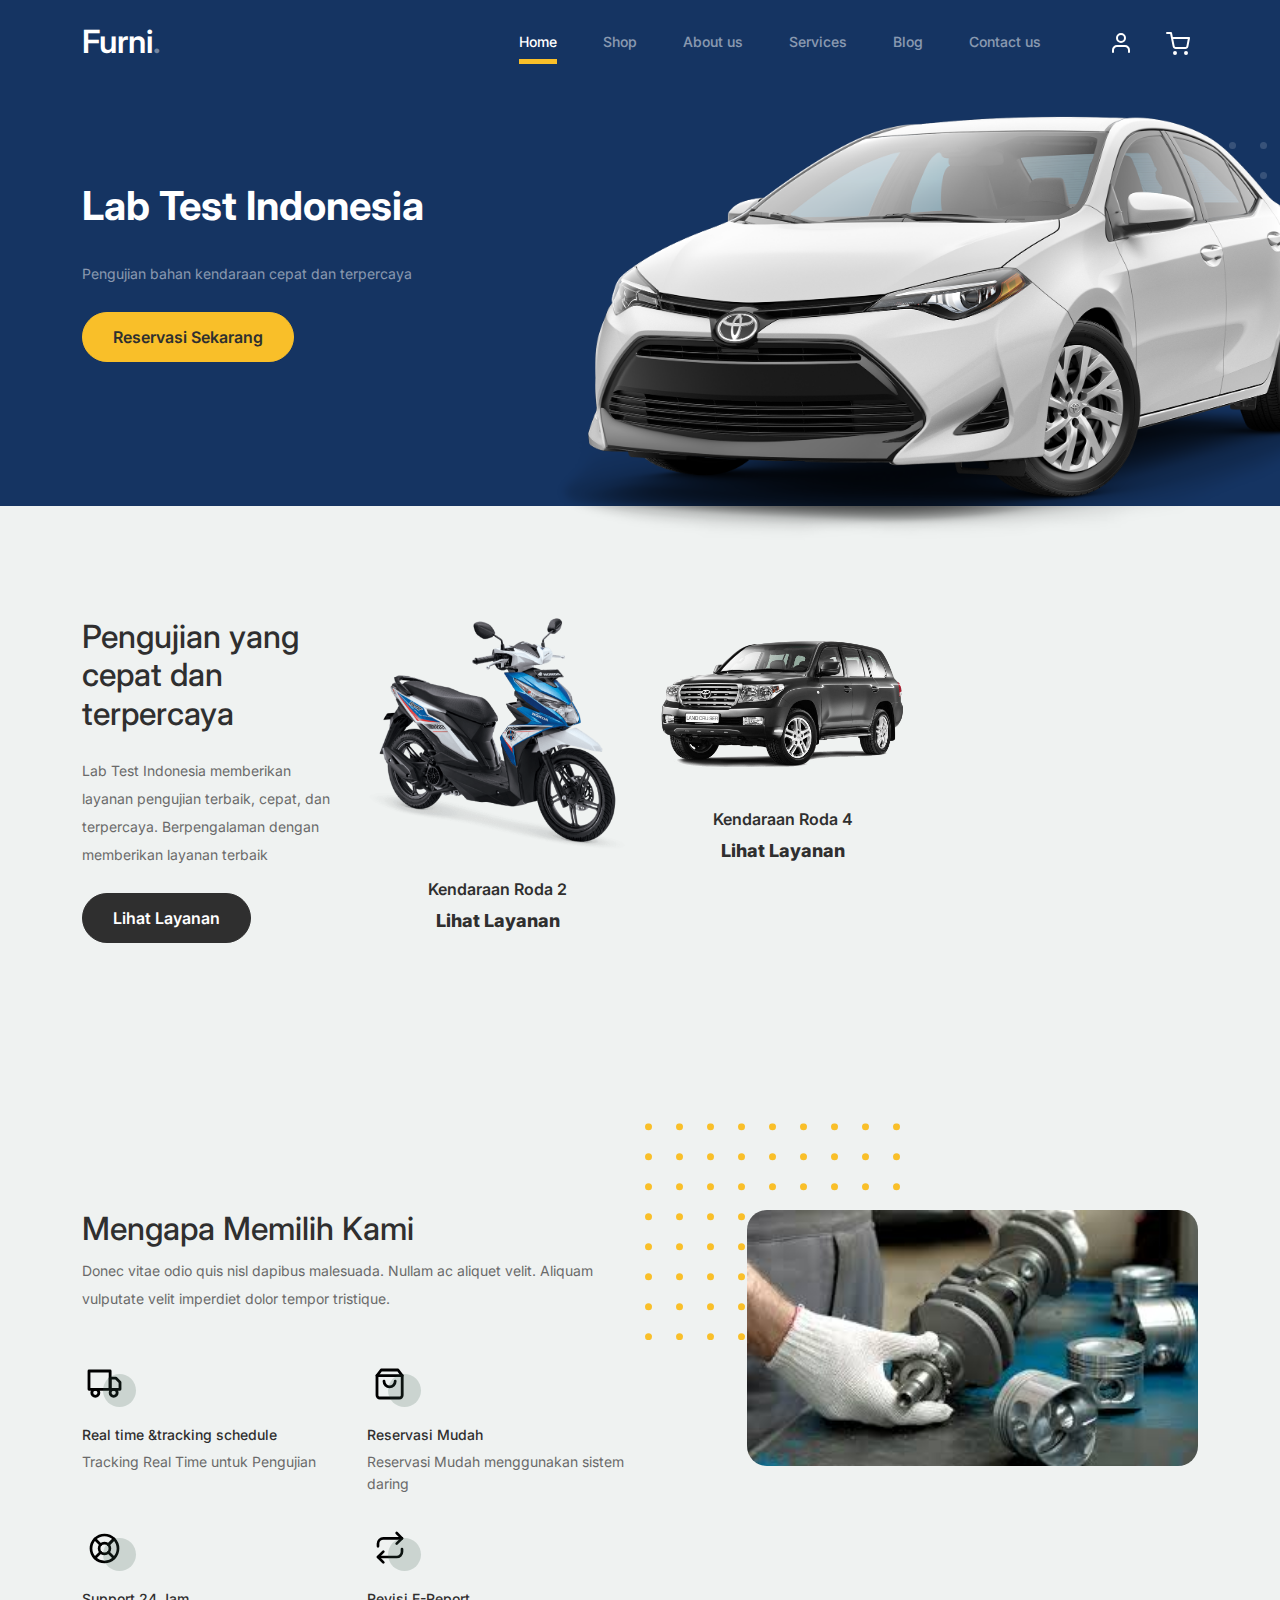
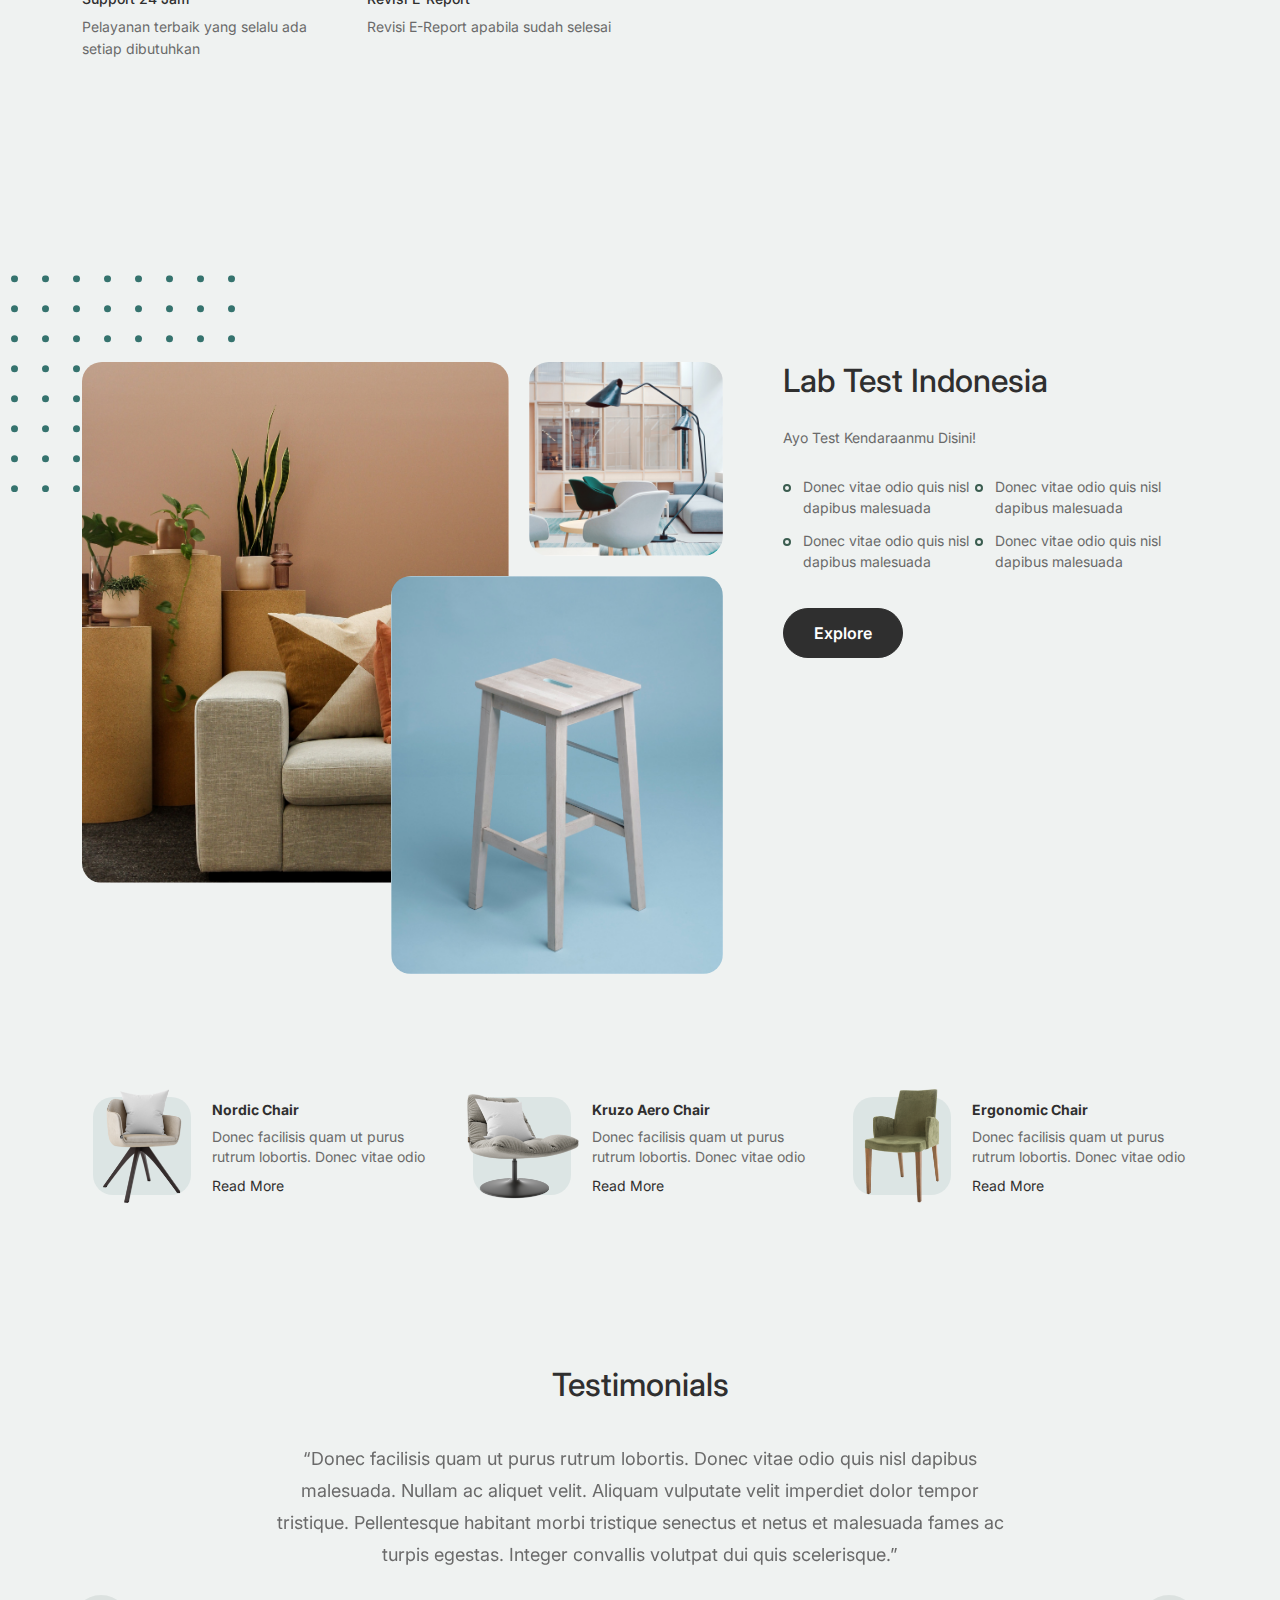
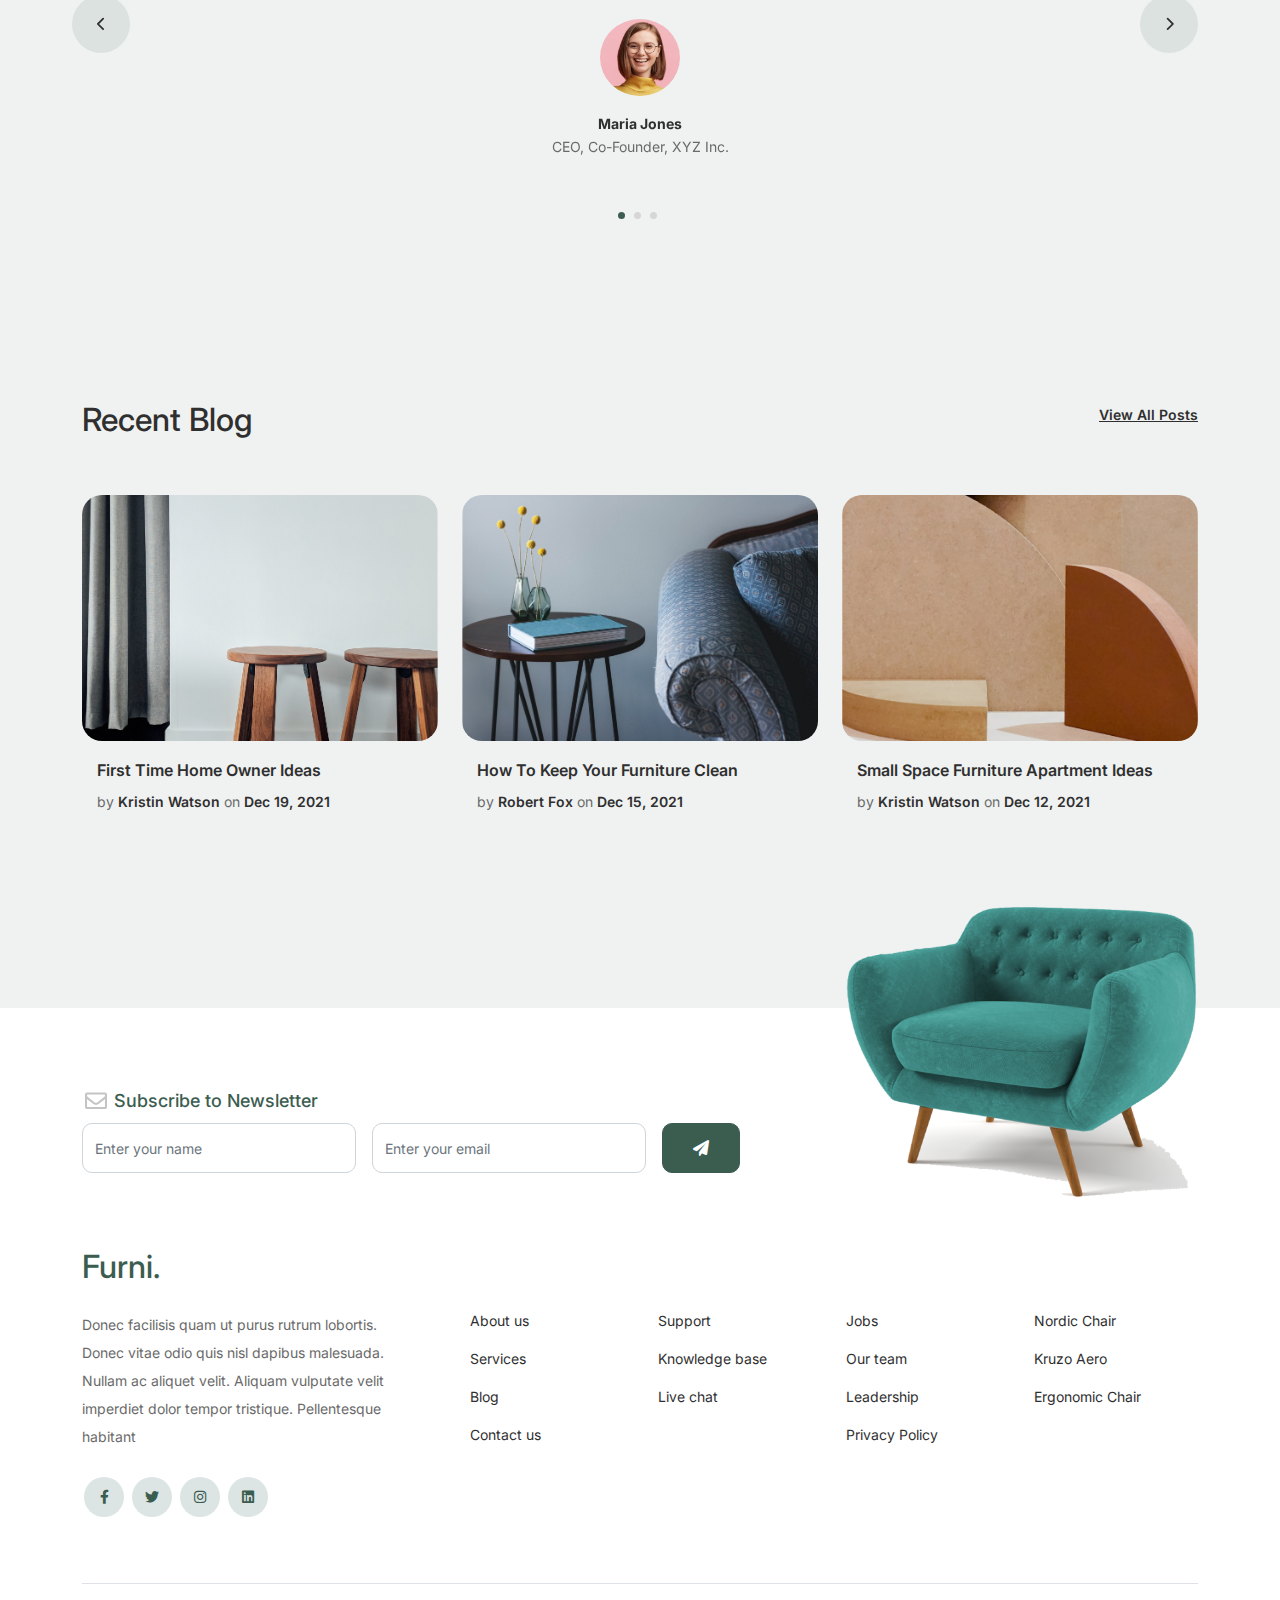
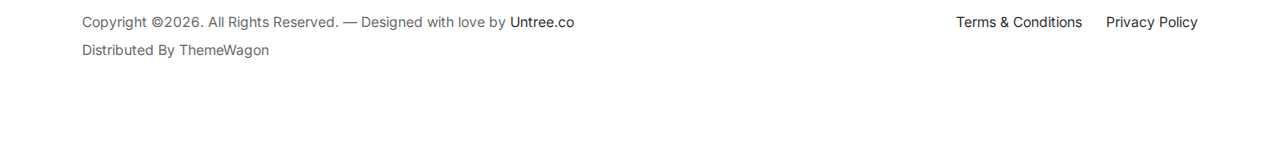
<file: furni-1.0.0/index.html>
<!-- /*
* Bootstrap 5
* Template Name: Furni
* Template Author: Untree.co
* Template URI: https://untree.co/
* License: https://creativecommons.org/licenses/by/3.0/
*/ -->
<!doctype html>
<html lang="en">
<head>
  <meta charset="utf-8">
  <meta name="viewport" content="width=device-width, initial-scale=1, shrink-to-fit=no">
  <meta name="author" content="Untree.co">
  <link rel="shortcut icon" href="favicon.png">

  <meta name="description" content="" />
  <meta name="keywords" content="bootstrap, bootstrap4" />

		<!-- Bootstrap CSS -->
		<link href="css/bootstrap.min.css" rel="stylesheet">
		<link href="https://cdnjs.cloudflare.com/ajax/libs/font-awesome/6.0.0-beta3/css/all.min.css" rel="stylesheet">
		<link href="css/tiny-slider.css" rel="stylesheet">
		<link href="css/style.css" rel="stylesheet">
		<title>Furni Free Bootstrap 5 Template for Furniture and Interior Design Websites by Untree.co </title>
	</head>

	<body>

		<!-- Start Header/Navigation -->
		<nav class="custom-navbar navbar navbar navbar-expand-md navbar-dark bg-dark" arial-label="Furni navigation bar">

			<div class="container">
				<a class="navbar-brand" href="index.html">Furni<span>.</span></a>

				<button class="navbar-toggler" type="button" data-bs-toggle="collapse" data-bs-target="#navbarsFurni" aria-controls="navbarsFurni" aria-expanded="false" aria-label="Toggle navigation">
					<span class="navbar-toggler-icon"></span>
				</button>

				<div class="collapse navbar-collapse" id="navbarsFurni">
					<ul class="custom-navbar-nav navbar-nav ms-auto mb-2 mb-md-0">
						<li class="nav-item active">
							<a class="nav-link" href="index.html">Home</a>
						</li>
						<li><a class="nav-link" href="shop.html">Shop</a></li>
						<li><a class="nav-link" href="about.html">About us</a></li>
						<li><a class="nav-link" href="services.html">Services</a></li>
						<li><a class="nav-link" href="blog.html">Blog</a></li>
						<li><a class="nav-link" href="contact.html">Contact us</a></li>
					</ul>

					<ul class="custom-navbar-cta navbar-nav mb-2 mb-md-0 ms-5">
						<li><a class="nav-link" href="#"><img src="images/user.svg"></a></li>
						<li><a class="nav-link" href="cart.html"><img src="images/cart.svg"></a></li>
					</ul>
				</div>
			</div>
				
		</nav>
		<!-- End Header/Navigation -->

		<!-- Start Hero Section -->
			<div class="hero">
				<div class="container">
					<div class="row justify-content-between">
						<div class="col-lg-5">
							<div class="intro-excerpt">
								<h1>Lab Test <span clsas="d-block">Indonesia</span></h1>
								<p class="mb-4">Pengujian bahan kendaraan cepat dan terpercaya</p>
								<p><a href="" class="btn btn-secondary me-2">Reservasi Sekarang</a></p>
							</div>
						</div>
						<div class="col-lg-7">
							<div class="hero-img-wrap">
								<img src="images/car1.png" class="img-fluid">
							</div>
						</div>
					</div>
				</div>
			</div>
		<!-- End Hero Section -->

		<!-- Start Product Section -->
		<div class="product-section">
			<div class="container">
				<div class="row">

					<!-- Start Column 1 -->
					<div class="col-md-12 col-lg-3 mb-5 mb-lg-0">
						<h2 class="mb-4 section-title">Pengujian yang cepat dan terpercaya</h2>
						<p class="mb-4">Lab Test Indonesia memberikan layanan pengujian terbaik, cepat, dan terpercaya. Berpengalaman dengan memberikan layanan terbaik </p>
						<p><a href="shop.html" class="btn">Lihat Layanan</a></p>
					</div> 
					<!-- End Column 1 -->

					<!-- Start Column 2 -->
					<div class="col-12 col-md-4 col-lg-3 mb-5 mb-md-0">
						<a class="product-item" href="cart.html">
							<img src="images/motor1.png" class="img-fluid product-thumbnail">
							<h3 class="product-title">Kendaraan Roda 2</h3>
							<strong class="product-price">Lihat Layanan</strong>

							<span class="icon-cross">
								<img src="images/cross.svg" class="img-fluid">
							</span>
						</a>
					</div> 
					<!-- End Column 2 -->

					<!-- Start Column 3 -->
					<div class="col-12 col-md-4 col-lg-3 mb-5 mb-md-0">
						<a class="product-item" href="cart.html">
							<img src="images/mobil2.png" class="img-fluid product-thumbnail">
							<h3 class="product-title">Kendaraan Roda 4</h3>
							<strong class="product-price">Lihat Layanan</strong>

							<span class="icon-cross">
								<img src="images/cross.svg" class="img-fluid">
							</span>
						</a>
					</div>
					<!-- End Column 3 -->
				</div>
			</div>
		</div>
		<!-- End Product Section -->

		<!-- Start Why Choose Us Section -->
		<div class="why-choose-section">
			<div class="container">
				<div class="row justify-content-between">
					<div class="col-lg-6">
						<h2 class="section-title">Mengapa Memilih Kami</h2>
						<p>Donec vitae odio quis nisl dapibus malesuada. Nullam ac aliquet velit. Aliquam vulputate velit imperdiet dolor tempor tristique.</p>

						<div class="row my-5">
							<div class="col-6 col-md-6">
								<div class="feature">
									<div class="icon">
										<img src="images/truck.svg" alt="Image" class="imf-fluid">
									</div>
									<h3>Real time &amp;tracking schedule</h3>
									<p>Tracking Real Time untuk Pengujian</p>
								</div>
							</div>

							<div class="col-6 col-md-6">
								<div class="feature">
									<div class="icon">
										<img src="images/bag.svg" alt="Image" class="imf-fluid">
									</div>
									<h3>Reservasi Mudah</h3>
									<p>Reservasi Mudah menggunakan sistem daring</p>
								</div>
							</div>

							<div class="col-6 col-md-6">
								<div class="feature">
									<div class="icon">
										<img src="images/support.svg" alt="Image" class="imf-fluid">
									</div>
									<h3>Support 24 Jam</h3>
									<p>Pelayanan terbaik yang selalu ada setiap dibutuhkan</p>
								</div>
							</div>

							<div class="col-6 col-md-6">
								<div class="feature">
									<div class="icon">
										<img src="images/return.svg" alt="Image" class="imf-fluid">
									</div>
									<h3>Revisi E-Report</h3>
									<p>Revisi E-Report apabila sudah selesai</p>
								</div>
							</div>

						</div>
					</div>

					<div class="col-lg-5">
						<div class="img-wrap">
							<img src="images/banner1.jpeg" alt="Image" width="500" 
							height="800" class="img-fluid">
						</div>
					</div>

				</div>
			</div>
		</div>
		<!-- End Why Choose Us Section -->

		<!-- Start We Help Section -->
		<div class="we-help-section">
			<div class="container">
				<div class="row justify-content-between">
					<div class="col-lg-7 mb-5 mb-lg-0">
						<div class="imgs-grid">
							<div class="grid grid-1"><img src="images/img-grid-1.jpg" alt="Untree.co"></div>
							<div class="grid grid-2"><img src="images/img-grid-2.jpg" alt="Untree.co"></div>
							<div class="grid grid-3"><img src="images/img-grid-3.jpg" alt="Untree.co"></div>
						</div>
					</div>
					<div class="col-lg-5 ps-lg-5">
						<h2 class="section-title mb-4">Lab Test Indonesia</h2>
						<p>Ayo Test Kendaraanmu Disini!</p>

						<ul class="list-unstyled custom-list my-4">
							<li>Donec vitae odio quis nisl dapibus malesuada</li>
							<li>Donec vitae odio quis nisl dapibus malesuada</li>
							<li>Donec vitae odio quis nisl dapibus malesuada</li>
							<li>Donec vitae odio quis nisl dapibus malesuada</li>
						</ul>
						<p><a herf="#" class="btn">Explore</a></p>
					</div>
				</div>
			</div>
		</div>
		<!-- End We Help Section -->

		<!-- Start Popular Product -->
		<div class="popular-product">
			<div class="container">
				<div class="row">

					<div class="col-12 col-md-6 col-lg-4 mb-4 mb-lg-0">
						<div class="product-item-sm d-flex">
							<div class="thumbnail">
								<img src="images/product-1.png" alt="Image" class="img-fluid">
							</div>
							<div class="pt-3">
								<h3>Nordic Chair</h3>
								<p>Donec facilisis quam ut purus rutrum lobortis. Donec vitae odio </p>
								<p><a href="#">Read More</a></p>
							</div>
						</div>
					</div>

					<div class="col-12 col-md-6 col-lg-4 mb-4 mb-lg-0">
						<div class="product-item-sm d-flex">
							<div class="thumbnail">
								<img src="images/product-2.png" alt="Image" class="img-fluid">
							</div>
							<div class="pt-3">
								<h3>Kruzo Aero Chair</h3>
								<p>Donec facilisis quam ut purus rutrum lobortis. Donec vitae odio </p>
								<p><a href="#">Read More</a></p>
							</div>
						</div>
					</div>

					<div class="col-12 col-md-6 col-lg-4 mb-4 mb-lg-0">
						<div class="product-item-sm d-flex">
							<div class="thumbnail">
								<img src="images/product-3.png" alt="Image" class="img-fluid">
							</div>
							<div class="pt-3">
								<h3>Ergonomic Chair</h3>
								<p>Donec facilisis quam ut purus rutrum lobortis. Donec vitae odio </p>
								<p><a href="#">Read More</a></p>
							</div>
						</div>
					</div>

				</div>
			</div>
		</div>
		<!-- End Popular Product -->

		<!-- Start Testimonial Slider -->
		<div class="testimonial-section">
			<div class="container">
				<div class="row">
					<div class="col-lg-7 mx-auto text-center">
						<h2 class="section-title">Testimonials</h2>
					</div>
				</div>

				<div class="row justify-content-center">
					<div class="col-lg-12">
						<div class="testimonial-slider-wrap text-center">

							<div id="testimonial-nav">
								<span class="prev" data-controls="prev"><span class="fa fa-chevron-left"></span></span>
								<span class="next" data-controls="next"><span class="fa fa-chevron-right"></span></span>
							</div>

							<div class="testimonial-slider">
								
								<div class="item">
									<div class="row justify-content-center">
										<div class="col-lg-8 mx-auto">

											<div class="testimonial-block text-center">
												<blockquote class="mb-5">
													<p>&ldquo;Donec facilisis quam ut purus rutrum lobortis. Donec vitae odio quis nisl dapibus malesuada. Nullam ac aliquet velit. Aliquam vulputate velit imperdiet dolor tempor tristique. Pellentesque habitant morbi tristique senectus et netus et malesuada fames ac turpis egestas. Integer convallis volutpat dui quis scelerisque.&rdquo;</p>
												</blockquote>

												<div class="author-info">
													<div class="author-pic">
														<img src="images/person-1.png" alt="Maria Jones" class="img-fluid">
													</div>
													<h3 class="font-weight-bold">Maria Jones</h3>
													<span class="position d-block mb-3">CEO, Co-Founder, XYZ Inc.</span>
												</div>
											</div>

										</div>
									</div>
								</div> 
								<!-- END item -->

								<div class="item">
									<div class="row justify-content-center">
										<div class="col-lg-8 mx-auto">

											<div class="testimonial-block text-center">
												<blockquote class="mb-5">
													<p>&ldquo;Donec facilisis quam ut purus rutrum lobortis. Donec vitae odio quis nisl dapibus malesuada. Nullam ac aliquet velit. Aliquam vulputate velit imperdiet dolor tempor tristique. Pellentesque habitant morbi tristique senectus et netus et malesuada fames ac turpis egestas. Integer convallis volutpat dui quis scelerisque.&rdquo;</p>
												</blockquote>

												<div class="author-info">
													<div class="author-pic">
														<img src="images/person-1.png" alt="Maria Jones" class="img-fluid">
													</div>
													<h3 class="font-weight-bold">Maria Jones</h3>
													<span class="position d-block mb-3">CEO, Co-Founder, XYZ Inc.</span>
												</div>
											</div>

										</div>
									</div>
								</div> 
								<!-- END item -->

								<div class="item">
									<div class="row justify-content-center">
										<div class="col-lg-8 mx-auto">

											<div class="testimonial-block text-center">
												<blockquote class="mb-5">
													<p>&ldquo;Donec facilisis quam ut purus rutrum lobortis. Donec vitae odio quis nisl dapibus malesuada. Nullam ac aliquet velit. Aliquam vulputate velit imperdiet dolor tempor tristique. Pellentesque habitant morbi tristique senectus et netus et malesuada fames ac turpis egestas. Integer convallis volutpat dui quis scelerisque.&rdquo;</p>
												</blockquote>

												<div class="author-info">
													<div class="author-pic">
														<img src="images/person-1.png" alt="Maria Jones" class="img-fluid">
													</div>
													<h3 class="font-weight-bold">Maria Jones</h3>
													<span class="position d-block mb-3">CEO, Co-Founder, XYZ Inc.</span>
												</div>
											</div>

										</div>
									</div>
								</div> 
								<!-- END item -->

							</div>

						</div>
					</div>
				</div>
			</div>
		</div>
		<!-- End Testimonial Slider -->

		<!-- Start Blog Section -->
		<div class="blog-section">
			<div class="container">
				<div class="row mb-5">
					<div class="col-md-6">
						<h2 class="section-title">Recent Blog</h2>
					</div>
					<div class="col-md-6 text-start text-md-end">
						<a href="#" class="more">View All Posts</a>
					</div>
				</div>

				<div class="row">

					<div class="col-12 col-sm-6 col-md-4 mb-4 mb-md-0">
						<div class="post-entry">
							<a href="#" class="post-thumbnail"><img src="images/post-1.jpg" alt="Image" class="img-fluid"></a>
							<div class="post-content-entry">
								<h3><a href="#">First Time Home Owner Ideas</a></h3>
								<div class="meta">
									<span>by <a href="#">Kristin Watson</a></span> <span>on <a href="#">Dec 19, 2021</a></span>
								</div>
							</div>
						</div>
					</div>

					<div class="col-12 col-sm-6 col-md-4 mb-4 mb-md-0">
						<div class="post-entry">
							<a href="#" class="post-thumbnail"><img src="images/post-2.jpg" alt="Image" class="img-fluid"></a>
							<div class="post-content-entry">
								<h3><a href="#">How To Keep Your Furniture Clean</a></h3>
								<div class="meta">
									<span>by <a href="#">Robert Fox</a></span> <span>on <a href="#">Dec 15, 2021</a></span>
								</div>
							</div>
						</div>
					</div>

					<div class="col-12 col-sm-6 col-md-4 mb-4 mb-md-0">
						<div class="post-entry">
							<a href="#" class="post-thumbnail"><img src="images/post-3.jpg" alt="Image" class="img-fluid"></a>
							<div class="post-content-entry">
								<h3><a href="#">Small Space Furniture Apartment Ideas</a></h3>
								<div class="meta">
									<span>by <a href="#">Kristin Watson</a></span> <span>on <a href="#">Dec 12, 2021</a></span>
								</div>
							</div>
						</div>
					</div>

				</div>
			</div>
		</div>
		<!-- End Blog Section -->	

		<!-- Start Footer Section -->
		<footer class="footer-section">
			<div class="container relative">

				<div class="sofa-img">
					<img src="images/sofa.png" alt="Image" class="img-fluid">
				</div>

				<div class="row">
					<div class="col-lg-8">
						<div class="subscription-form">
							<h3 class="d-flex align-items-center"><span class="me-1"><img src="images/envelope-outline.svg" alt="Image" class="img-fluid"></span><span>Subscribe to Newsletter</span></h3>

							<form action="#" class="row g-3">
								<div class="col-auto">
									<input type="text" class="form-control" placeholder="Enter your name">
								</div>
								<div class="col-auto">
									<input type="email" class="form-control" placeholder="Enter your email">
								</div>
								<div class="col-auto">
									<button class="btn btn-primary">
										<span class="fa fa-paper-plane"></span>
									</button>
								</div>
							</form>

						</div>
					</div>
				</div>

				<div class="row g-5 mb-5">
					<div class="col-lg-4">
						<div class="mb-4 footer-logo-wrap"><a href="#" class="footer-logo">Furni<span>.</span></a></div>
						<p class="mb-4">Donec facilisis quam ut purus rutrum lobortis. Donec vitae odio quis nisl dapibus malesuada. Nullam ac aliquet velit. Aliquam vulputate velit imperdiet dolor tempor tristique. Pellentesque habitant</p>

						<ul class="list-unstyled custom-social">
							<li><a href="#"><span class="fa fa-brands fa-facebook-f"></span></a></li>
							<li><a href="#"><span class="fa fa-brands fa-twitter"></span></a></li>
							<li><a href="#"><span class="fa fa-brands fa-instagram"></span></a></li>
							<li><a href="#"><span class="fa fa-brands fa-linkedin"></span></a></li>
						</ul>
					</div>

					<div class="col-lg-8">
						<div class="row links-wrap">
							<div class="col-6 col-sm-6 col-md-3">
								<ul class="list-unstyled">
									<li><a href="#">About us</a></li>
									<li><a href="#">Services</a></li>
									<li><a href="#">Blog</a></li>
									<li><a href="#">Contact us</a></li>
								</ul>
							</div>

							<div class="col-6 col-sm-6 col-md-3">
								<ul class="list-unstyled">
									<li><a href="#">Support</a></li>
									<li><a href="#">Knowledge base</a></li>
									<li><a href="#">Live chat</a></li>
								</ul>
							</div>

							<div class="col-6 col-sm-6 col-md-3">
								<ul class="list-unstyled">
									<li><a href="#">Jobs</a></li>
									<li><a href="#">Our team</a></li>
									<li><a href="#">Leadership</a></li>
									<li><a href="#">Privacy Policy</a></li>
								</ul>
							</div>

							<div class="col-6 col-sm-6 col-md-3">
								<ul class="list-unstyled">
									<li><a href="#">Nordic Chair</a></li>
									<li><a href="#">Kruzo Aero</a></li>
									<li><a href="#">Ergonomic Chair</a></li>
								</ul>
							</div>
						</div>
					</div>

				</div>

				<div class="border-top copyright">
					<div class="row pt-4">
						<div class="col-lg-6">
							<p class="mb-2 text-center text-lg-start">Copyright &copy;<script>document.write(new Date().getFullYear());</script>. All Rights Reserved. &mdash; Designed with love by <a href="https://untree.co">Untree.co</a> Distributed By <a hreff="https://themewagon.com">ThemeWagon</a>  <!-- License information: https://untree.co/license/ -->
            </p>
						</div>

						<div class="col-lg-6 text-center text-lg-end">
							<ul class="list-unstyled d-inline-flex ms-auto">
								<li class="me-4"><a href="#">Terms &amp; Conditions</a></li>
								<li><a href="#">Privacy Policy</a></li>
							</ul>
						</div>

					</div>
				</div>

			</div>
		</footer>
		<!-- End Footer Section -->	


		<script src="js/bootstrap.bundle.min.js"></script>
		<script src="js/tiny-slider.js"></script>
		<script src="js/custom.js"></script>
	</body>

</html>
</file>
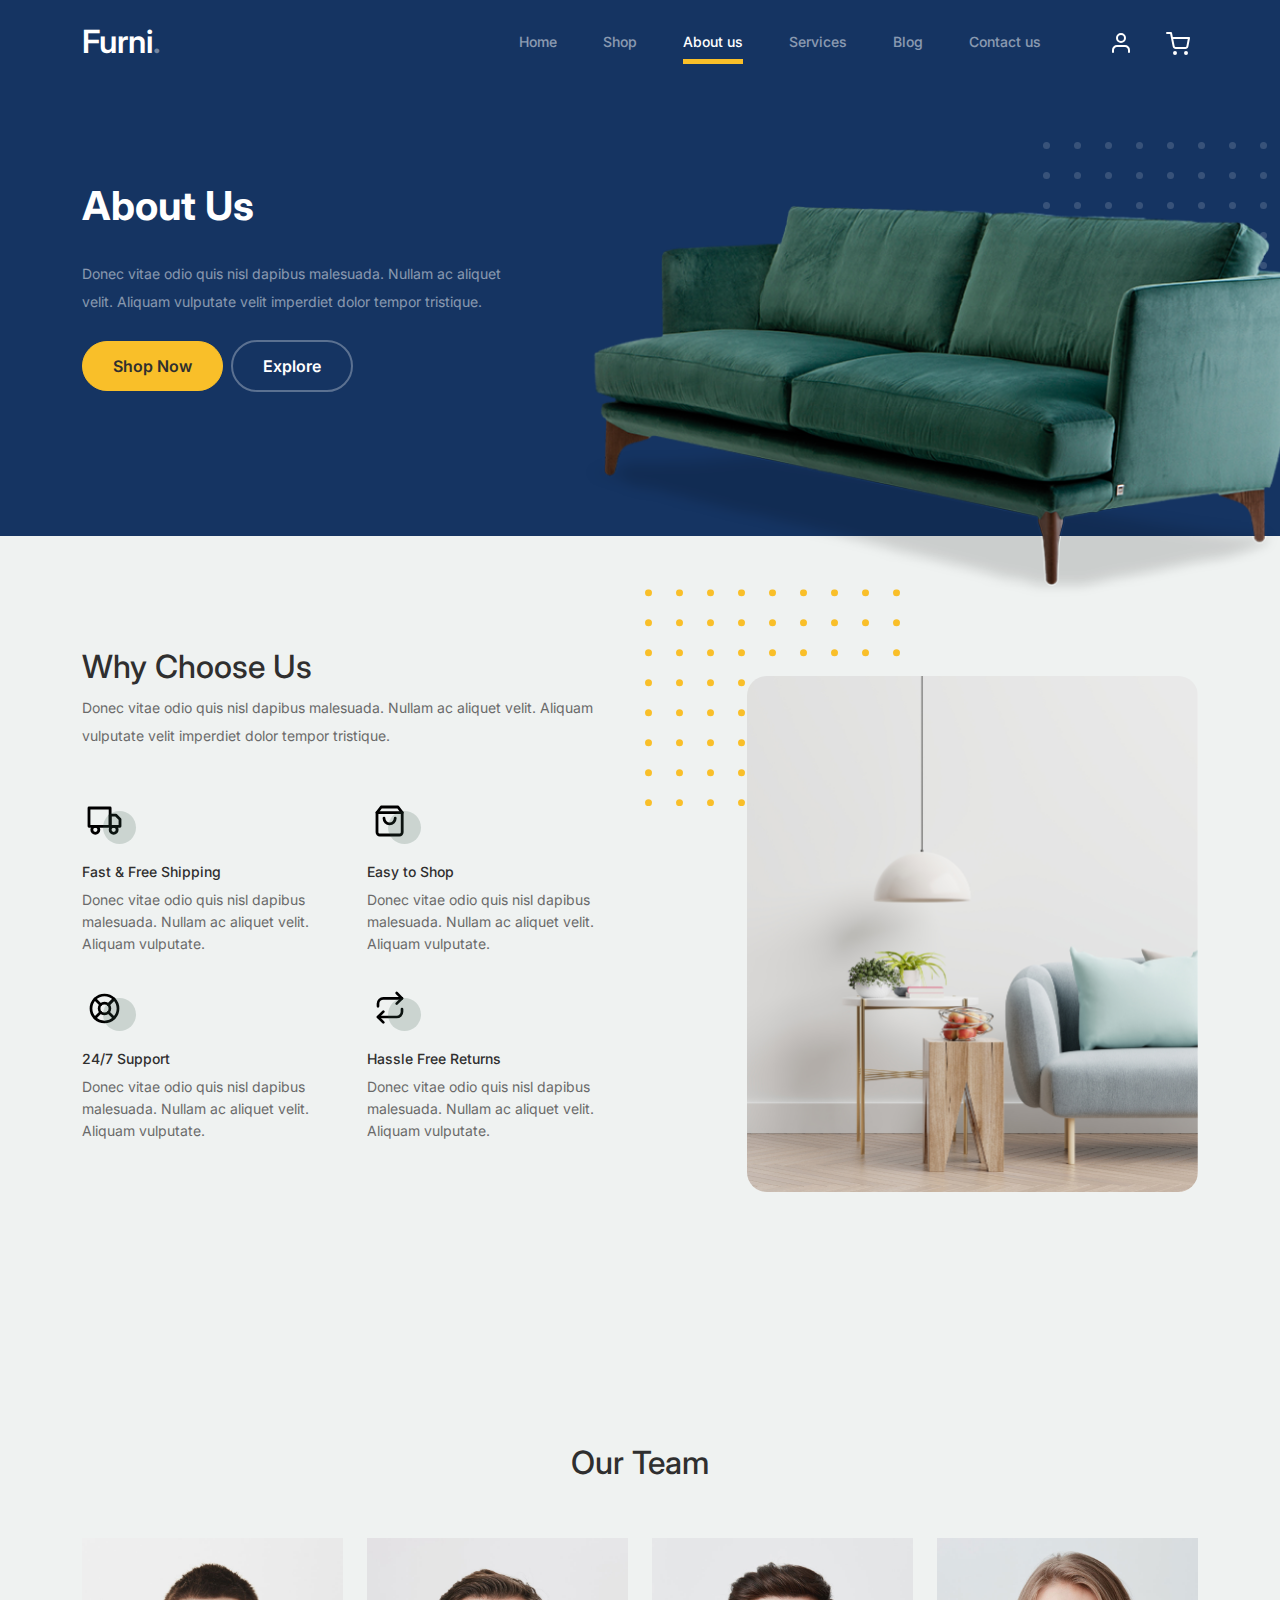
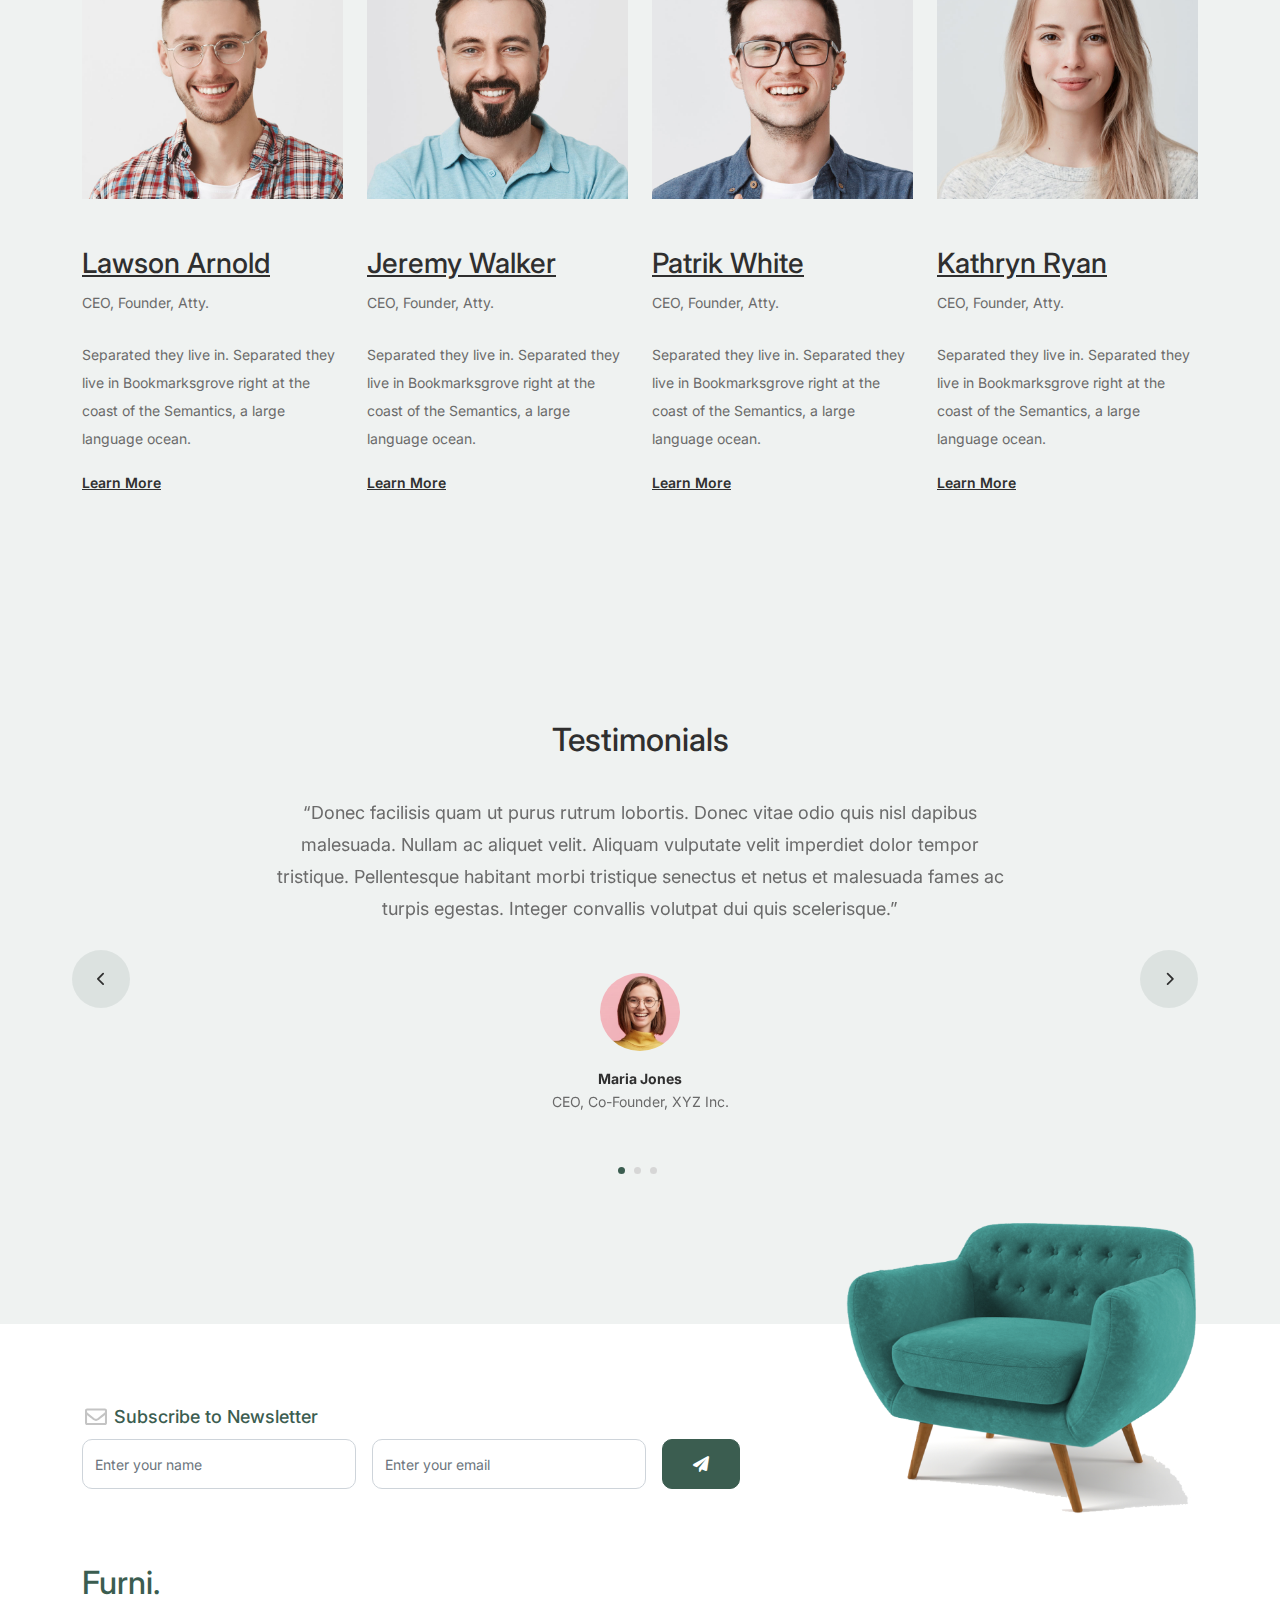
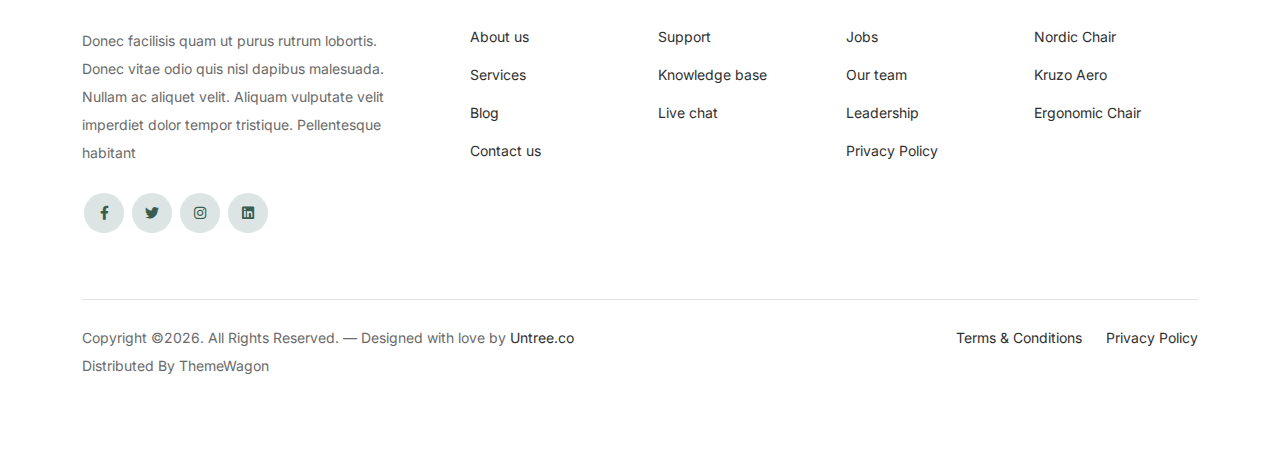
<file: furni-1.0.0/about.html>
<!-- /*
* Bootstrap 5
* Template Name: Furni
* Template Author: Untree.co
* Template URI: https://untree.co/
* License: https://creativecommons.org/licenses/by/3.0/
*/ -->
<!doctype html>
<html lang="en">
<head>
  <meta charset="utf-8">
  <meta name="viewport" content="width=device-width, initial-scale=1, shrink-to-fit=no">
  <meta name="author" content="Untree.co">
  <link rel="shortcut icon" href="favicon.png">

  <meta name="description" content="" />
  <meta name="keywords" content="bootstrap, bootstrap4" />

		<!-- Bootstrap CSS -->
		<link href="css/bootstrap.min.css" rel="stylesheet">
		<link href="https://cdnjs.cloudflare.com/ajax/libs/font-awesome/6.0.0-beta3/css/all.min.css" rel="stylesheet">
		<link href="css/tiny-slider.css" rel="stylesheet">
		<link href="css/style.css" rel="stylesheet">
		<title>Furni Free Bootstrap 5 Template for Furniture and Interior Design Websites by Untree.co </title>
	</head>

	<body>

		<!-- Start Header/Navigation -->
		<nav class="custom-navbar navbar navbar navbar-expand-md navbar-dark bg-dark" arial-label="Furni navigation bar">

			<div class="container">
				<a class="navbar-brand" href="index.html">Furni<span>.</span></a>

				<button class="navbar-toggler" type="button" data-bs-toggle="collapse" data-bs-target="#navbarsFurni" aria-controls="navbarsFurni" aria-expanded="false" aria-label="Toggle navigation">
					<span class="navbar-toggler-icon"></span>
				</button>

				<div class="collapse navbar-collapse" id="navbarsFurni">
					<ul class="custom-navbar-nav navbar-nav ms-auto mb-2 mb-md-0">
						<li class="nav-item ">
							<a class="nav-link" href="index.html">Home</a>
						</li>
						<li><a class="nav-link" href="shop.html">Shop</a></li>
						<li class="active"><a class="nav-link" href="about.html">About us</a></li>
						<li><a class="nav-link" href="services.html">Services</a></li>
						<li><a class="nav-link" href="blog.html">Blog</a></li>
						<li><a class="nav-link" href="contact.html">Contact us</a></li>
					</ul>

					<ul class="custom-navbar-cta navbar-nav mb-2 mb-md-0 ms-5">
						<li><a class="nav-link" href="#"><img src="images/user.svg"></a></li>
						<li><a class="nav-link" href="cart.html"><img src="images/cart.svg"></a></li>
					</ul>
				</div>
			</div>
				
		</nav>
		<!-- End Header/Navigation -->

		<!-- Start Hero Section -->
			<div class="hero">
				<div class="container">
					<div class="row justify-content-between">
						<div class="col-lg-5">
							<div class="intro-excerpt">
								<h1>About Us</h1>
								<p class="mb-4">Donec vitae odio quis nisl dapibus malesuada. Nullam ac aliquet velit. Aliquam vulputate velit imperdiet dolor tempor tristique.</p>
								<p><a href="" class="btn btn-secondary me-2">Shop Now</a><a href="#" class="btn btn-white-outline">Explore</a></p>
							</div>
						</div>
						<div class="col-lg-7">
							<div class="hero-img-wrap">
								<img src="images/couch.png" class="img-fluid">
							</div>
						</div>
					</div>
				</div>
			</div>
		<!-- End Hero Section -->

		

		<!-- Start Why Choose Us Section -->
		<div class="why-choose-section">
			<div class="container">
				<div class="row justify-content-between align-items-center">
					<div class="col-lg-6">
						<h2 class="section-title">Why Choose Us</h2>
						<p>Donec vitae odio quis nisl dapibus malesuada. Nullam ac aliquet velit. Aliquam vulputate velit imperdiet dolor tempor tristique.</p>

						<div class="row my-5">
							<div class="col-6 col-md-6">
								<div class="feature">
									<div class="icon">
										<img src="images/truck.svg" alt="Image" class="imf-fluid">
									</div>
									<h3>Fast &amp; Free Shipping</h3>
									<p>Donec vitae odio quis nisl dapibus malesuada. Nullam ac aliquet velit. Aliquam vulputate.</p>
								</div>
							</div>

							<div class="col-6 col-md-6">
								<div class="feature">
									<div class="icon">
										<img src="images/bag.svg" alt="Image" class="imf-fluid">
									</div>
									<h3>Easy to Shop</h3>
									<p>Donec vitae odio quis nisl dapibus malesuada. Nullam ac aliquet velit. Aliquam vulputate.</p>
								</div>
							</div>

							<div class="col-6 col-md-6">
								<div class="feature">
									<div class="icon">
										<img src="images/support.svg" alt="Image" class="imf-fluid">
									</div>
									<h3>24/7 Support</h3>
									<p>Donec vitae odio quis nisl dapibus malesuada. Nullam ac aliquet velit. Aliquam vulputate.</p>
								</div>
							</div>

							<div class="col-6 col-md-6">
								<div class="feature">
									<div class="icon">
										<img src="images/return.svg" alt="Image" class="imf-fluid">
									</div>
									<h3>Hassle Free Returns</h3>
									<p>Donec vitae odio quis nisl dapibus malesuada. Nullam ac aliquet velit. Aliquam vulputate.</p>
								</div>
							</div>

						</div>
					</div>

					<div class="col-lg-5">
						<div class="img-wrap">
							<img src="images/why-choose-us-img.jpg" alt="Image" class="img-fluid">
						</div>
					</div>

				</div>
			</div>
		</div>
		<!-- End Why Choose Us Section -->

		<!-- Start Team Section -->
		<div class="untree_co-section">
			<div class="container">

				<div class="row mb-5">
					<div class="col-lg-5 mx-auto text-center">
						<h2 class="section-title">Our Team</h2>
					</div>
				</div>

				<div class="row">

					<!-- Start Column 1 -->
					<div class="col-12 col-md-6 col-lg-3 mb-5 mb-md-0">
						<img src="images/person_1.jpg" class="img-fluid mb-5">
						<h3 clas><a href="#"><span class="">Lawson</span> Arnold</a></h3>
            <span class="d-block position mb-4">CEO, Founder, Atty.</span>
            <p>Separated they live in.
            Separated they live in Bookmarksgrove right at the coast of the Semantics, a large language ocean.</p>
            <p class="mb-0"><a href="#" class="more dark">Learn More <span class="icon-arrow_forward"></span></a></p>
					</div> 
					<!-- End Column 1 -->

					<!-- Start Column 2 -->
					<div class="col-12 col-md-6 col-lg-3 mb-5 mb-md-0">
						<img src="images/person_2.jpg" class="img-fluid mb-5">

						<h3 clas><a href="#"><span class="">Jeremy</span> Walker</a></h3>
            <span class="d-block position mb-4">CEO, Founder, Atty.</span>
            <p>Separated they live in.
            Separated they live in Bookmarksgrove right at the coast of the Semantics, a large language ocean.</p>
            <p class="mb-0"><a href="#" class="more dark">Learn More <span class="icon-arrow_forward"></span></a></p>

					</div> 
					<!-- End Column 2 -->

					<!-- Start Column 3 -->
					<div class="col-12 col-md-6 col-lg-3 mb-5 mb-md-0">
						<img src="images/person_3.jpg" class="img-fluid mb-5">
						<h3 clas><a href="#"><span class="">Patrik</span> White</a></h3>
            <span class="d-block position mb-4">CEO, Founder, Atty.</span>
            <p>Separated they live in.
            Separated they live in Bookmarksgrove right at the coast of the Semantics, a large language ocean.</p>
            <p class="mb-0"><a href="#" class="more dark">Learn More <span class="icon-arrow_forward"></span></a></p>
					</div> 
					<!-- End Column 3 -->

					<!-- Start Column 4 -->
					<div class="col-12 col-md-6 col-lg-3 mb-5 mb-md-0">
						<img src="images/person_4.jpg" class="img-fluid mb-5">

						<h3 clas><a href="#"><span class="">Kathryn</span> Ryan</a></h3>
            <span class="d-block position mb-4">CEO, Founder, Atty.</span>
            <p>Separated they live in.
            Separated they live in Bookmarksgrove right at the coast of the Semantics, a large language ocean.</p>
            <p class="mb-0"><a href="#" class="more dark">Learn More <span class="icon-arrow_forward"></span></a></p>

          
					</div> 
					<!-- End Column 4 -->

					

				</div>
			</div>
		</div>
		<!-- End Team Section -->

		

		<!-- Start Testimonial Slider -->
		<div class="testimonial-section before-footer-section">
			<div class="container">
				<div class="row">
					<div class="col-lg-7 mx-auto text-center">
						<h2 class="section-title">Testimonials</h2>
					</div>
				</div>

				<div class="row justify-content-center">
					<div class="col-lg-12">
						<div class="testimonial-slider-wrap text-center">

							<div id="testimonial-nav">
								<span class="prev" data-controls="prev"><span class="fa fa-chevron-left"></span></span>
								<span class="next" data-controls="next"><span class="fa fa-chevron-right"></span></span>
							</div>

							<div class="testimonial-slider">
								
								<div class="item">
									<div class="row justify-content-center">
										<div class="col-lg-8 mx-auto">

											<div class="testimonial-block text-center">
												<blockquote class="mb-5">
													<p>&ldquo;Donec facilisis quam ut purus rutrum lobortis. Donec vitae odio quis nisl dapibus malesuada. Nullam ac aliquet velit. Aliquam vulputate velit imperdiet dolor tempor tristique. Pellentesque habitant morbi tristique senectus et netus et malesuada fames ac turpis egestas. Integer convallis volutpat dui quis scelerisque.&rdquo;</p>
												</blockquote>

												<div class="author-info">
													<div class="author-pic">
														<img src="images/person-1.png" alt="Maria Jones" class="img-fluid">
													</div>
													<h3 class="font-weight-bold">Maria Jones</h3>
													<span class="position d-block mb-3">CEO, Co-Founder, XYZ Inc.</span>
												</div>
											</div>

										</div>
									</div>
								</div> 
								<!-- END item -->

								<div class="item">
									<div class="row justify-content-center">
										<div class="col-lg-8 mx-auto">

											<div class="testimonial-block text-center">
												<blockquote class="mb-5">
													<p>&ldquo;Donec facilisis quam ut purus rutrum lobortis. Donec vitae odio quis nisl dapibus malesuada. Nullam ac aliquet velit. Aliquam vulputate velit imperdiet dolor tempor tristique. Pellentesque habitant morbi tristique senectus et netus et malesuada fames ac turpis egestas. Integer convallis volutpat dui quis scelerisque.&rdquo;</p>
												</blockquote>

												<div class="author-info">
													<div class="author-pic">
														<img src="images/person-1.png" alt="Maria Jones" class="img-fluid">
													</div>
													<h3 class="font-weight-bold">Maria Jones</h3>
													<span class="position d-block mb-3">CEO, Co-Founder, XYZ Inc.</span>
												</div>
											</div>

										</div>
									</div>
								</div> 
								<!-- END item -->

								<div class="item">
									<div class="row justify-content-center">
										<div class="col-lg-8 mx-auto">

											<div class="testimonial-block text-center">
												<blockquote class="mb-5">
													<p>&ldquo;Donec facilisis quam ut purus rutrum lobortis. Donec vitae odio quis nisl dapibus malesuada. Nullam ac aliquet velit. Aliquam vulputate velit imperdiet dolor tempor tristique. Pellentesque habitant morbi tristique senectus et netus et malesuada fames ac turpis egestas. Integer convallis volutpat dui quis scelerisque.&rdquo;</p>
												</blockquote>

												<div class="author-info">
													<div class="author-pic">
														<img src="images/person-1.png" alt="Maria Jones" class="img-fluid">
													</div>
													<h3 class="font-weight-bold">Maria Jones</h3>
													<span class="position d-block mb-3">CEO, Co-Founder, XYZ Inc.</span>
												</div>
											</div>

										</div>
									</div>
								</div> 
								<!-- END item -->

							</div>

						</div>
					</div>
				</div>
			</div>
		</div>
		<!-- End Testimonial Slider -->

		

		<!-- Start Footer Section -->
		<footer class="footer-section">
			<div class="container relative">

				<div class="sofa-img">
					<img src="images/sofa.png" alt="Image" class="img-fluid">
				</div>

				<div class="row">
					<div class="col-lg-8">
						<div class="subscription-form">
							<h3 class="d-flex align-items-center"><span class="me-1"><img src="images/envelope-outline.svg" alt="Image" class="img-fluid"></span><span>Subscribe to Newsletter</span></h3>

							<form action="#" class="row g-3">
								<div class="col-auto">
									<input type="text" class="form-control" placeholder="Enter your name">
								</div>
								<div class="col-auto">
									<input type="email" class="form-control" placeholder="Enter your email">
								</div>
								<div class="col-auto">
									<button class="btn btn-primary">
										<span class="fa fa-paper-plane"></span>
									</button>
								</div>
							</form>

						</div>
					</div>
				</div>

				<div class="row g-5 mb-5">
					<div class="col-lg-4">
						<div class="mb-4 footer-logo-wrap"><a href="#" class="footer-logo">Furni<span>.</span></a></div>
						<p class="mb-4">Donec facilisis quam ut purus rutrum lobortis. Donec vitae odio quis nisl dapibus malesuada. Nullam ac aliquet velit. Aliquam vulputate velit imperdiet dolor tempor tristique. Pellentesque habitant</p>

						<ul class="list-unstyled custom-social">
							<li><a href="#"><span class="fa fa-brands fa-facebook-f"></span></a></li>
							<li><a href="#"><span class="fa fa-brands fa-twitter"></span></a></li>
							<li><a href="#"><span class="fa fa-brands fa-instagram"></span></a></li>
							<li><a href="#"><span class="fa fa-brands fa-linkedin"></span></a></li>
						</ul>
					</div>

					<div class="col-lg-8">
						<div class="row links-wrap">
							<div class="col-6 col-sm-6 col-md-3">
								<ul class="list-unstyled">
									<li><a href="#">About us</a></li>
									<li><a href="#">Services</a></li>
									<li><a href="#">Blog</a></li>
									<li><a href="#">Contact us</a></li>
								</ul>
							</div>

							<div class="col-6 col-sm-6 col-md-3">
								<ul class="list-unstyled">
									<li><a href="#">Support</a></li>
									<li><a href="#">Knowledge base</a></li>
									<li><a href="#">Live chat</a></li>
								</ul>
							</div>

							<div class="col-6 col-sm-6 col-md-3">
								<ul class="list-unstyled">
									<li><a href="#">Jobs</a></li>
									<li><a href="#">Our team</a></li>
									<li><a href="#">Leadership</a></li>
									<li><a href="#">Privacy Policy</a></li>
								</ul>
							</div>

							<div class="col-6 col-sm-6 col-md-3">
								<ul class="list-unstyled">
									<li><a href="#">Nordic Chair</a></li>
									<li><a href="#">Kruzo Aero</a></li>
									<li><a href="#">Ergonomic Chair</a></li>
								</ul>
							</div>
						</div>
					</div>

				</div>

				<div class="border-top copyright">
					<div class="row pt-4">
						<div class="col-lg-6">
							<p class="mb-2 text-center text-lg-start">Copyright &copy;<script>document.write(new Date().getFullYear());</script>. All Rights Reserved. &mdash; Designed with love by <a href="https://untree.co">Untree.co</a> Distributed By <a hreff="https://themewagon.com">ThemeWagon</a>  <!-- License information: https://untree.co/license/ -->
            </p>
						</div>

						<div class="col-lg-6 text-center text-lg-end">
							<ul class="list-unstyled d-inline-flex ms-auto">
								<li class="me-4"><a href="#">Terms &amp; Conditions</a></li>
								<li><a href="#">Privacy Policy</a></li>
							</ul>
						</div>

					</div>
				</div>

			</div>
		</footer>
		<!-- End Footer Section -->	


		<script src="js/bootstrap.bundle.min.js"></script>
		<script src="js/tiny-slider.js"></script>
		<script src="js/custom.js"></script>
	</body>

</html>
</file>
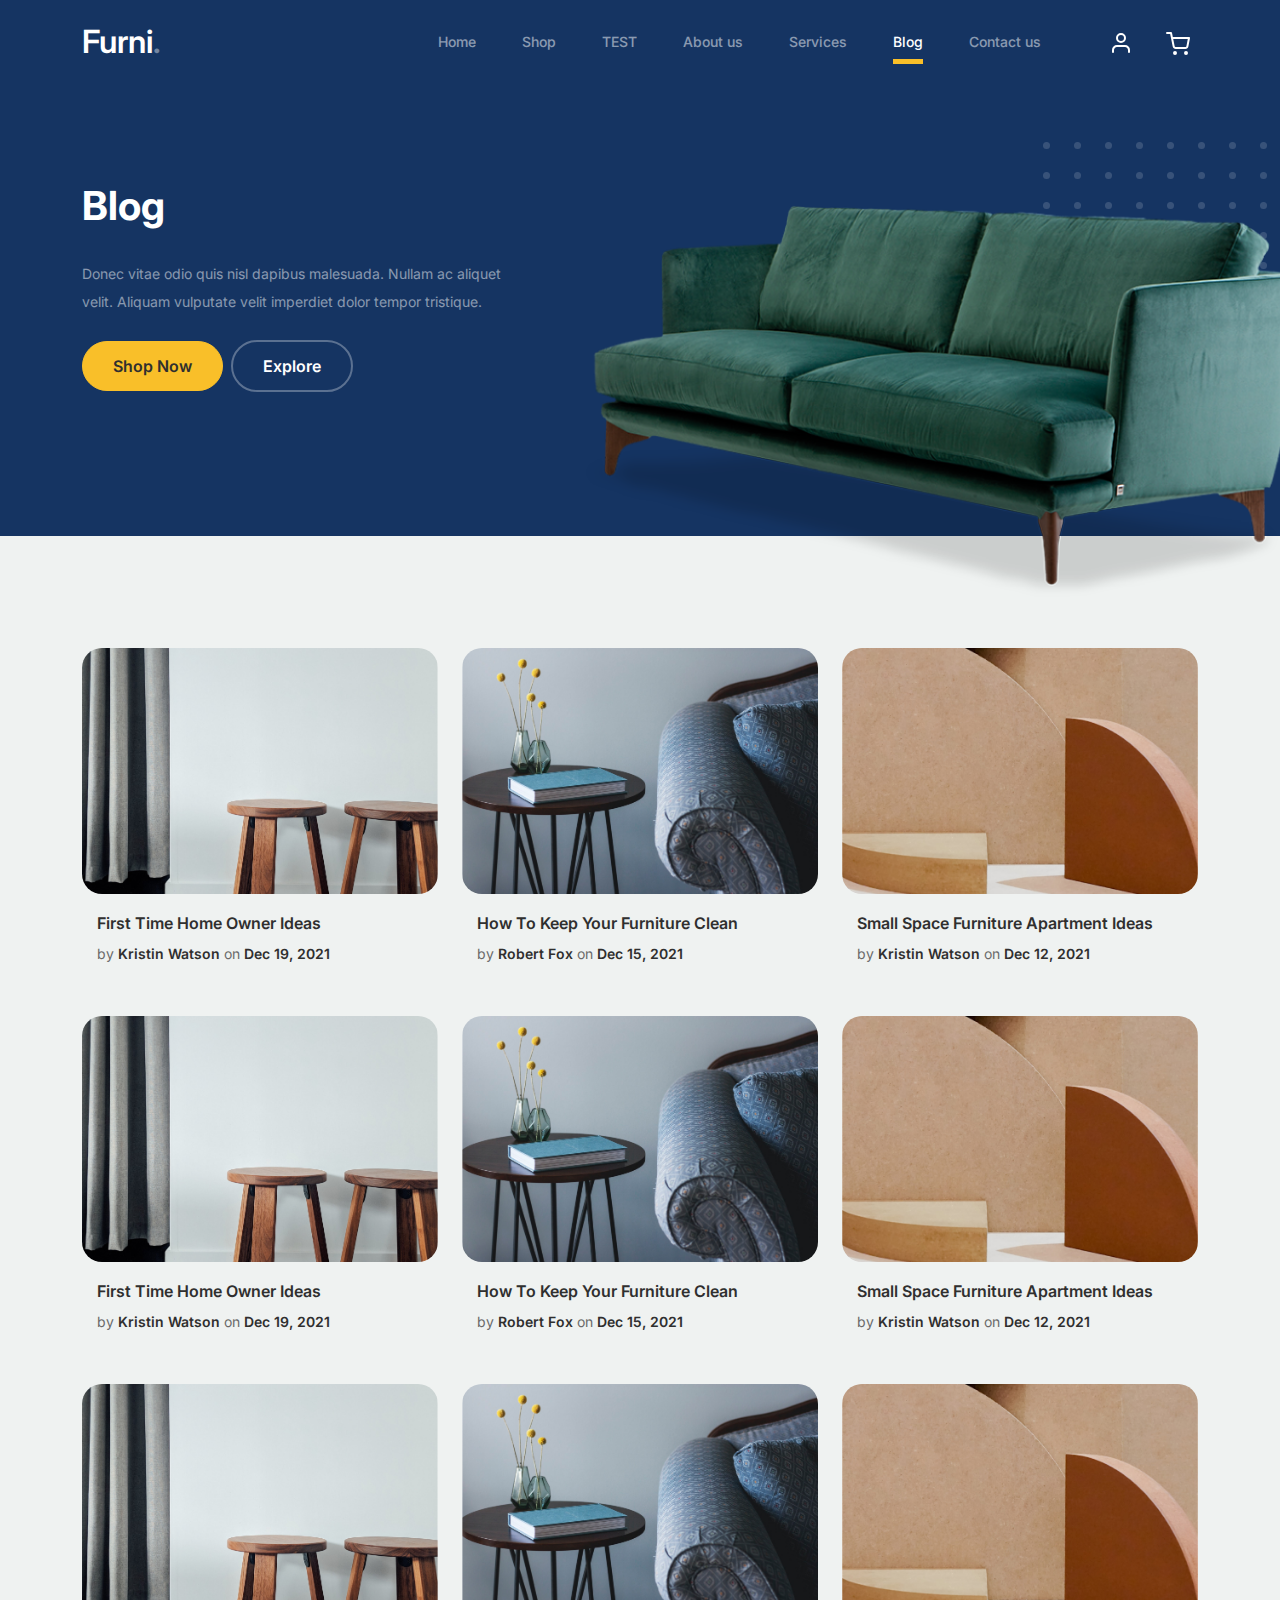
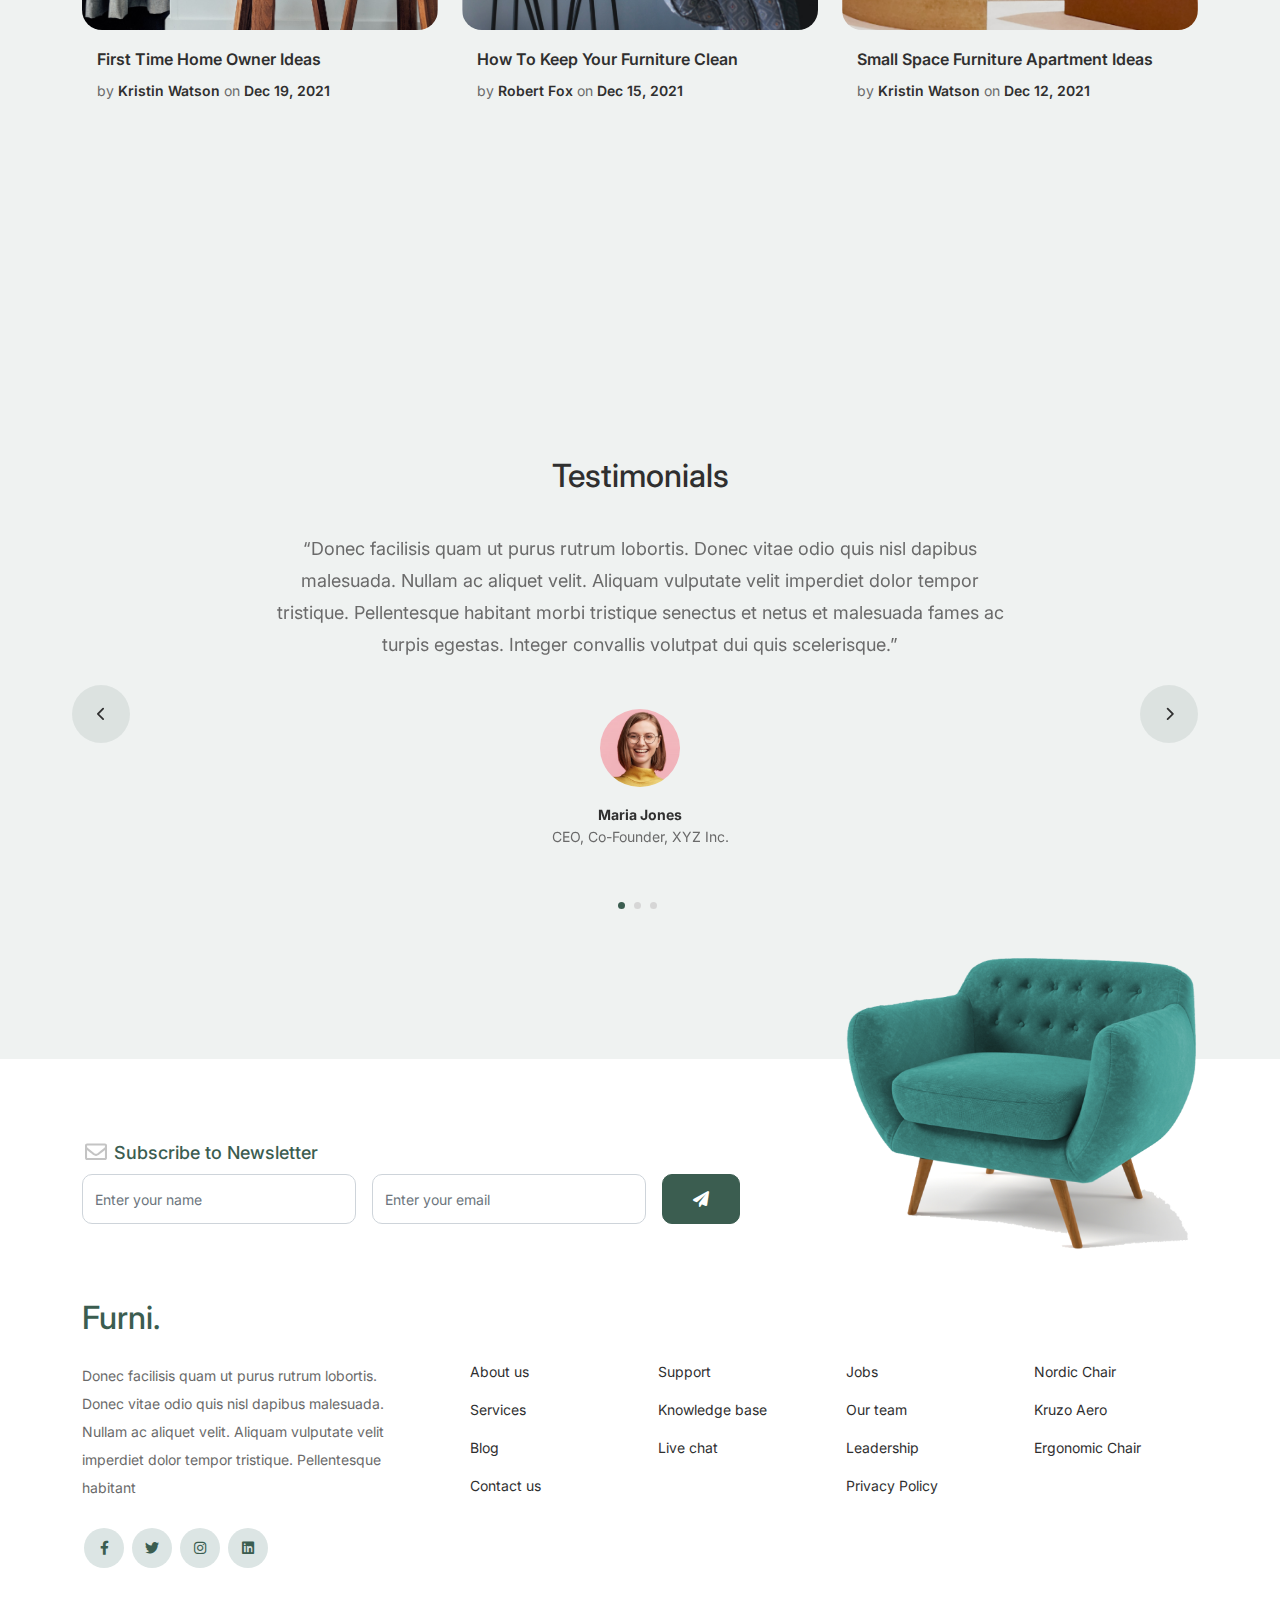
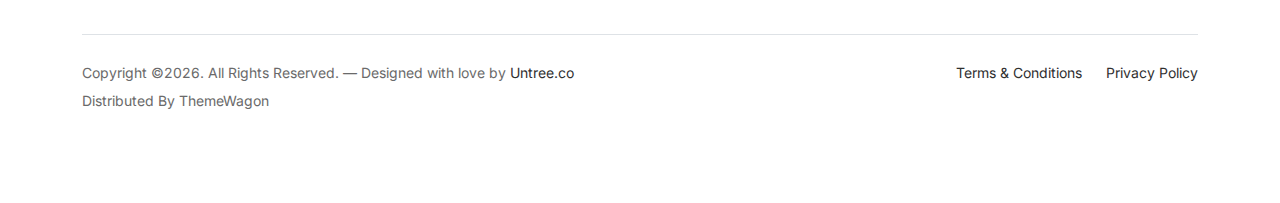
<file: furni-1.0.0/blog.html>
<!-- /*
* Bootstrap 5
* Template Name: Furni
* Template Author: Untree.co
* Template URI: https://untree.co/
* License: https://creativecommons.org/licenses/by/3.0/
*/ -->
<!doctype html>
<html lang="en">
<head>
  <meta charset="utf-8">
  <meta name="viewport" content="width=device-width, initial-scale=1, shrink-to-fit=no">
  <meta name="author" content="Untree.co">
  <link rel="shortcut icon" href="favicon.png">

  <meta name="description" content="" />
  <meta name="keywords" content="bootstrap, bootstrap4" />

		<!-- Bootstrap CSS -->
		<link href="css/bootstrap.min.css" rel="stylesheet">
		<link href="https://cdnjs.cloudflare.com/ajax/libs/font-awesome/6.0.0-beta3/css/all.min.css" rel="stylesheet">
		<link href="css/tiny-slider.css" rel="stylesheet">
		<link href="css/style.css" rel="stylesheet">
		<title>Furni Free Bootstrap 5 Template for Furniture and Interior Design Websites by Untree.co </title>
	</head>

	<body>

		<!-- Start Header/Navigation -->
		<nav class="custom-navbar navbar navbar navbar-expand-md navbar-dark bg-dark" arial-label="Furni navigation bar">

			<div class="container">
				<a class="navbar-brand" href="index.html">Furni<span>.</span></a>

				<button class="navbar-toggler" type="button" data-bs-toggle="collapse" data-bs-target="#navbarsFurni" aria-controls="navbarsFurni" aria-expanded="false" aria-label="Toggle navigation">
					<span class="navbar-toggler-icon"></span>
				</button>

				<div class="collapse navbar-collapse" id="navbarsFurni">
					<ul class="custom-navbar-nav navbar-nav ms-auto mb-2 mb-md-0">
						<li class="nav-item">
							<a class="nav-link" href="index.html">Home</a>
						</li>
						<li><a class="nav-link" href="shop.html">Shop</a></li>
						<li><a class="nav-link" href="shop.html">TEST</a></li>
						<li><a class="nav-link" href="about.html">About us</a></li>
						<li><a class="nav-link" href="services.html">Services</a></li>
						<li class="active"><a class="nav-link" href="blog.html">Blog</a></li>
						<li><a class="nav-link" href="contact.html">Contact us</a></li>
					</ul>

					<ul class="custom-navbar-cta navbar-nav mb-2 mb-md-0 ms-5">
						<li><a class="nav-link" href="#"><img src="images/user.svg"></a></li>
						<li><a class="nav-link" href="cart.html"><img src="images/cart.svg"></a></li>
					</ul>
				</div>
			</div>
				
		</nav>
		<!-- End Header/Navigation -->

		<!-- Start Hero Section -->
			<div class="hero">
				<div class="container">
					<div class="row justify-content-between">
						<div class="col-lg-5">
							<div class="intro-excerpt">
								<h1>Blog</h1>
								<p class="mb-4">Donec vitae odio quis nisl dapibus malesuada. Nullam ac aliquet velit. Aliquam vulputate velit imperdiet dolor tempor tristique.</p>
								<p><a href="" class="btn btn-secondary me-2">Shop Now</a><a href="#" class="btn btn-white-outline">Explore</a></p>
							</div>
						</div>
						<div class="col-lg-7">
							<div class="hero-img-wrap">
								<img src="images/couch.png" class="img-fluid">
							</div>
						</div>
					</div>
				</div>
			</div>
		<!-- End Hero Section -->

		

		<!-- Start Blog Section -->
		<div class="blog-section">
			<div class="container">
				
				<div class="row">

					<div class="col-12 col-sm-6 col-md-4 mb-5">
						<div class="post-entry">
							<a href="#" class="post-thumbnail"><img src="images/post-1.jpg" alt="Image" class="img-fluid"></a>
							<div class="post-content-entry">
								<h3><a href="#">First Time Home Owner Ideas</a></h3>
								<div class="meta">
									<span>by <a href="#">Kristin Watson</a></span> <span>on <a href="#">Dec 19, 2021</a></span>
								</div>
							</div>
						</div>
					</div>

					<div class="col-12 col-sm-6 col-md-4 mb-5">
						<div class="post-entry">
							<a href="#" class="post-thumbnail"><img src="images/post-2.jpg" alt="Image" class="img-fluid"></a>
							<div class="post-content-entry">
								<h3><a href="#">How To Keep Your Furniture Clean</a></h3>
								<div class="meta">
									<span>by <a href="#">Robert Fox</a></span> <span>on <a href="#">Dec 15, 2021</a></span>
								</div>
							</div>
						</div>
					</div>

					<div class="col-12 col-sm-6 col-md-4 mb-5">
						<div class="post-entry">
							<a href="#" class="post-thumbnail"><img src="images/post-3.jpg" alt="Image" class="img-fluid"></a>
							<div class="post-content-entry">
								<h3><a href="#">Small Space Furniture Apartment Ideas</a></h3>
								<div class="meta">
									<span>by <a href="#">Kristin Watson</a></span> <span>on <a href="#">Dec 12, 2021</a></span>
								</div>
							</div>
						</div>
					</div>

					<div class="col-12 col-sm-6 col-md-4 mb-5">
						<div class="post-entry">
							<a href="#" class="post-thumbnail"><img src="images/post-1.jpg" alt="Image" class="img-fluid"></a>
							<div class="post-content-entry">
								<h3><a href="#">First Time Home Owner Ideas</a></h3>
								<div class="meta">
									<span>by <a href="#">Kristin Watson</a></span> <span>on <a href="#">Dec 19, 2021</a></span>
								</div>
							</div>
						</div>
					</div>

					<div class="col-12 col-sm-6 col-md-4 mb-5">
						<div class="post-entry">
							<a href="#" class="post-thumbnail"><img src="images/post-2.jpg" alt="Image" class="img-fluid"></a>
							<div class="post-content-entry">
								<h3><a href="#">How To Keep Your Furniture Clean</a></h3>
								<div class="meta">
									<span>by <a href="#">Robert Fox</a></span> <span>on <a href="#">Dec 15, 2021</a></span>
								</div>
							</div>
						</div>
					</div>

					<div class="col-12 col-sm-6 col-md-4 mb-5">
						<div class="post-entry">
							<a href="#" class="post-thumbnail"><img src="images/post-3.jpg" alt="Image" class="img-fluid"></a>
							<div class="post-content-entry">
								<h3><a href="#">Small Space Furniture Apartment Ideas</a></h3>
								<div class="meta">
									<span>by <a href="#">Kristin Watson</a></span> <span>on <a href="#">Dec 12, 2021</a></span>
								</div>
							</div>
						</div>
					</div>

					<div class="col-12 col-sm-6 col-md-4 mb-5">
						<div class="post-entry">
							<a href="#" class="post-thumbnail"><img src="images/post-1.jpg" alt="Image" class="img-fluid"></a>
							<div class="post-content-entry">
								<h3><a href="#">First Time Home Owner Ideas</a></h3>
								<div class="meta">
									<span>by <a href="#">Kristin Watson</a></span> <span>on <a href="#">Dec 19, 2021</a></span>
								</div>
							</div>
						</div>
					</div>

					<div class="col-12 col-sm-6 col-md-4 mb-5">
						<div class="post-entry">
							<a href="#" class="post-thumbnail"><img src="images/post-2.jpg" alt="Image" class="img-fluid"></a>
							<div class="post-content-entry">
								<h3><a href="#">How To Keep Your Furniture Clean</a></h3>
								<div class="meta">
									<span>by <a href="#">Robert Fox</a></span> <span>on <a href="#">Dec 15, 2021</a></span>
								</div>
							</div>
						</div>
					</div>

					<div class="col-12 col-sm-6 col-md-4 mb-5">
						<div class="post-entry">
							<a href="#" class="post-thumbnail"><img src="images/post-3.jpg" alt="Image" class="img-fluid"></a>
							<div class="post-content-entry">
								<h3><a href="#">Small Space Furniture Apartment Ideas</a></h3>
								<div class="meta">
									<span>by <a href="#">Kristin Watson</a></span> <span>on <a href="#">Dec 12, 2021</a></span>
								</div>
							</div>
						</div>
					</div>

				</div>
			</div>
		</div>
		<!-- End Blog Section -->	

		

		<!-- Start Testimonial Slider -->
		<div class="testimonial-section before-footer-section">
			<div class="container">
				<div class="row">
					<div class="col-lg-7 mx-auto text-center">
						<h2 class="section-title">Testimonials</h2>
					</div>
				</div>

				<div class="row justify-content-center">
					<div class="col-lg-12">
						<div class="testimonial-slider-wrap text-center">

							<div id="testimonial-nav">
								<span class="prev" data-controls="prev"><span class="fa fa-chevron-left"></span></span>
								<span class="next" data-controls="next"><span class="fa fa-chevron-right"></span></span>
							</div>

							<div class="testimonial-slider">
								
								<div class="item">
									<div class="row justify-content-center">
										<div class="col-lg-8 mx-auto">

											<div class="testimonial-block text-center">
												<blockquote class="mb-5">
													<p>&ldquo;Donec facilisis quam ut purus rutrum lobortis. Donec vitae odio quis nisl dapibus malesuada. Nullam ac aliquet velit. Aliquam vulputate velit imperdiet dolor tempor tristique. Pellentesque habitant morbi tristique senectus et netus et malesuada fames ac turpis egestas. Integer convallis volutpat dui quis scelerisque.&rdquo;</p>
												</blockquote>

												<div class="author-info">
													<div class="author-pic">
														<img src="images/person-1.png" alt="Maria Jones" class="img-fluid">
													</div>
													<h3 class="font-weight-bold">Maria Jones</h3>
													<span class="position d-block mb-3">CEO, Co-Founder, XYZ Inc.</span>
												</div>
											</div>

										</div>
									</div>
								</div> 
								<!-- END item -->

								<div class="item">
									<div class="row justify-content-center">
										<div class="col-lg-8 mx-auto">

											<div class="testimonial-block text-center">
												<blockquote class="mb-5">
													<p>&ldquo;Donec facilisis quam ut purus rutrum lobortis. Donec vitae odio quis nisl dapibus malesuada. Nullam ac aliquet velit. Aliquam vulputate velit imperdiet dolor tempor tristique. Pellentesque habitant morbi tristique senectus et netus et malesuada fames ac turpis egestas. Integer convallis volutpat dui quis scelerisque.&rdquo;</p>
												</blockquote>

												<div class="author-info">
													<div class="author-pic">
														<img src="images/person-1.png" alt="Maria Jones" class="img-fluid">
													</div>
													<h3 class="font-weight-bold">Maria Jones</h3>
													<span class="position d-block mb-3">CEO, Co-Founder, XYZ Inc.</span>
												</div>
											</div>

										</div>
									</div>
								</div> 
								<!-- END item -->

								<div class="item">
									<div class="row justify-content-center">
										<div class="col-lg-8 mx-auto">

											<div class="testimonial-block text-center">
												<blockquote class="mb-5">
													<p>&ldquo;Donec facilisis quam ut purus rutrum lobortis. Donec vitae odio quis nisl dapibus malesuada. Nullam ac aliquet velit. Aliquam vulputate velit imperdiet dolor tempor tristique. Pellentesque habitant morbi tristique senectus et netus et malesuada fames ac turpis egestas. Integer convallis volutpat dui quis scelerisque.&rdquo;</p>
												</blockquote>

												<div class="author-info">
													<div class="author-pic">
														<img src="images/person-1.png" alt="Maria Jones" class="img-fluid">
													</div>
													<h3 class="font-weight-bold">Maria Jones</h3>
													<span class="position d-block mb-3">CEO, Co-Founder, XYZ Inc.</span>
												</div>
											</div>

										</div>
									</div>
								</div> 
								<!-- END item -->

							</div>

						</div>
					</div>
				</div>
			</div>
		</div>
		<!-- End Testimonial Slider -->

		

		<!-- Start Footer Section -->
		<footer class="footer-section">
			<div class="container relative">

				<div class="sofa-img">
					<img src="images/sofa.png" alt="Image" class="img-fluid">
				</div>

				<div class="row">
					<div class="col-lg-8">
						<div class="subscription-form">
							<h3 class="d-flex align-items-center"><span class="me-1"><img src="images/envelope-outline.svg" alt="Image" class="img-fluid"></span><span>Subscribe to Newsletter</span></h3>

							<form action="#" class="row g-3">
								<div class="col-auto">
									<input type="text" class="form-control" placeholder="Enter your name">
								</div>
								<div class="col-auto">
									<input type="email" class="form-control" placeholder="Enter your email">
								</div>
								<div class="col-auto">
									<button class="btn btn-primary">
										<span class="fa fa-paper-plane"></span>
									</button>
								</div>
							</form>

						</div>
					</div>
				</div>

				<div class="row g-5 mb-5">
					<div class="col-lg-4">
						<div class="mb-4 footer-logo-wrap"><a href="#" class="footer-logo">Furni<span>.</span></a></div>
						<p class="mb-4">Donec facilisis quam ut purus rutrum lobortis. Donec vitae odio quis nisl dapibus malesuada. Nullam ac aliquet velit. Aliquam vulputate velit imperdiet dolor tempor tristique. Pellentesque habitant</p>

						<ul class="list-unstyled custom-social">
							<li><a href="#"><span class="fa fa-brands fa-facebook-f"></span></a></li>
							<li><a href="#"><span class="fa fa-brands fa-twitter"></span></a></li>
							<li><a href="#"><span class="fa fa-brands fa-instagram"></span></a></li>
							<li><a href="#"><span class="fa fa-brands fa-linkedin"></span></a></li>
						</ul>
					</div>

					<div class="col-lg-8">
						<div class="row links-wrap">
							<div class="col-6 col-sm-6 col-md-3">
								<ul class="list-unstyled">
									<li><a href="#">About us</a></li>
									<li><a href="#">Services</a></li>
									<li><a href="#">Blog</a></li>
									<li><a href="#">Contact us</a></li>
								</ul>
							</div>

							<div class="col-6 col-sm-6 col-md-3">
								<ul class="list-unstyled">
									<li><a href="#">Support</a></li>
									<li><a href="#">Knowledge base</a></li>
									<li><a href="#">Live chat</a></li>
								</ul>
							</div>

							<div class="col-6 col-sm-6 col-md-3">
								<ul class="list-unstyled">
									<li><a href="#">Jobs</a></li>
									<li><a href="#">Our team</a></li>
									<li><a href="#">Leadership</a></li>
									<li><a href="#">Privacy Policy</a></li>
								</ul>
							</div>

							<div class="col-6 col-sm-6 col-md-3">
								<ul class="list-unstyled">
									<li><a href="#">Nordic Chair</a></li>
									<li><a href="#">Kruzo Aero</a></li>
									<li><a href="#">Ergonomic Chair</a></li>
								</ul>
							</div>
						</div>
					</div>

				</div>

				<div class="border-top copyright">
					<div class="row pt-4">
						<div class="col-lg-6">
							<p class="mb-2 text-center text-lg-start">Copyright &copy;<script>document.write(new Date().getFullYear());</script>. All Rights Reserved. &mdash; Designed with love by <a href="https://untree.co">Untree.co</a> Distributed By <a hreff="https://themewagon.com">ThemeWagon</a>  <!-- License information: https://untree.co/license/ -->
            </p>
						</div>

						<div class="col-lg-6 text-center text-lg-end">
							<ul class="list-unstyled d-inline-flex ms-auto">
								<li class="me-4"><a href="#">Terms &amp; Conditions</a></li>
								<li><a href="#">Privacy Policy</a></li>
							</ul>
						</div>

					</div>
				</div>

			</div>
		</footer>
		<!-- End Footer Section -->	


		<script src="js/bootstrap.bundle.min.js"></script>
		<script src="js/tiny-slider.js"></script>
		<script src="js/custom.js"></script>
	</body>

</html>
</file>
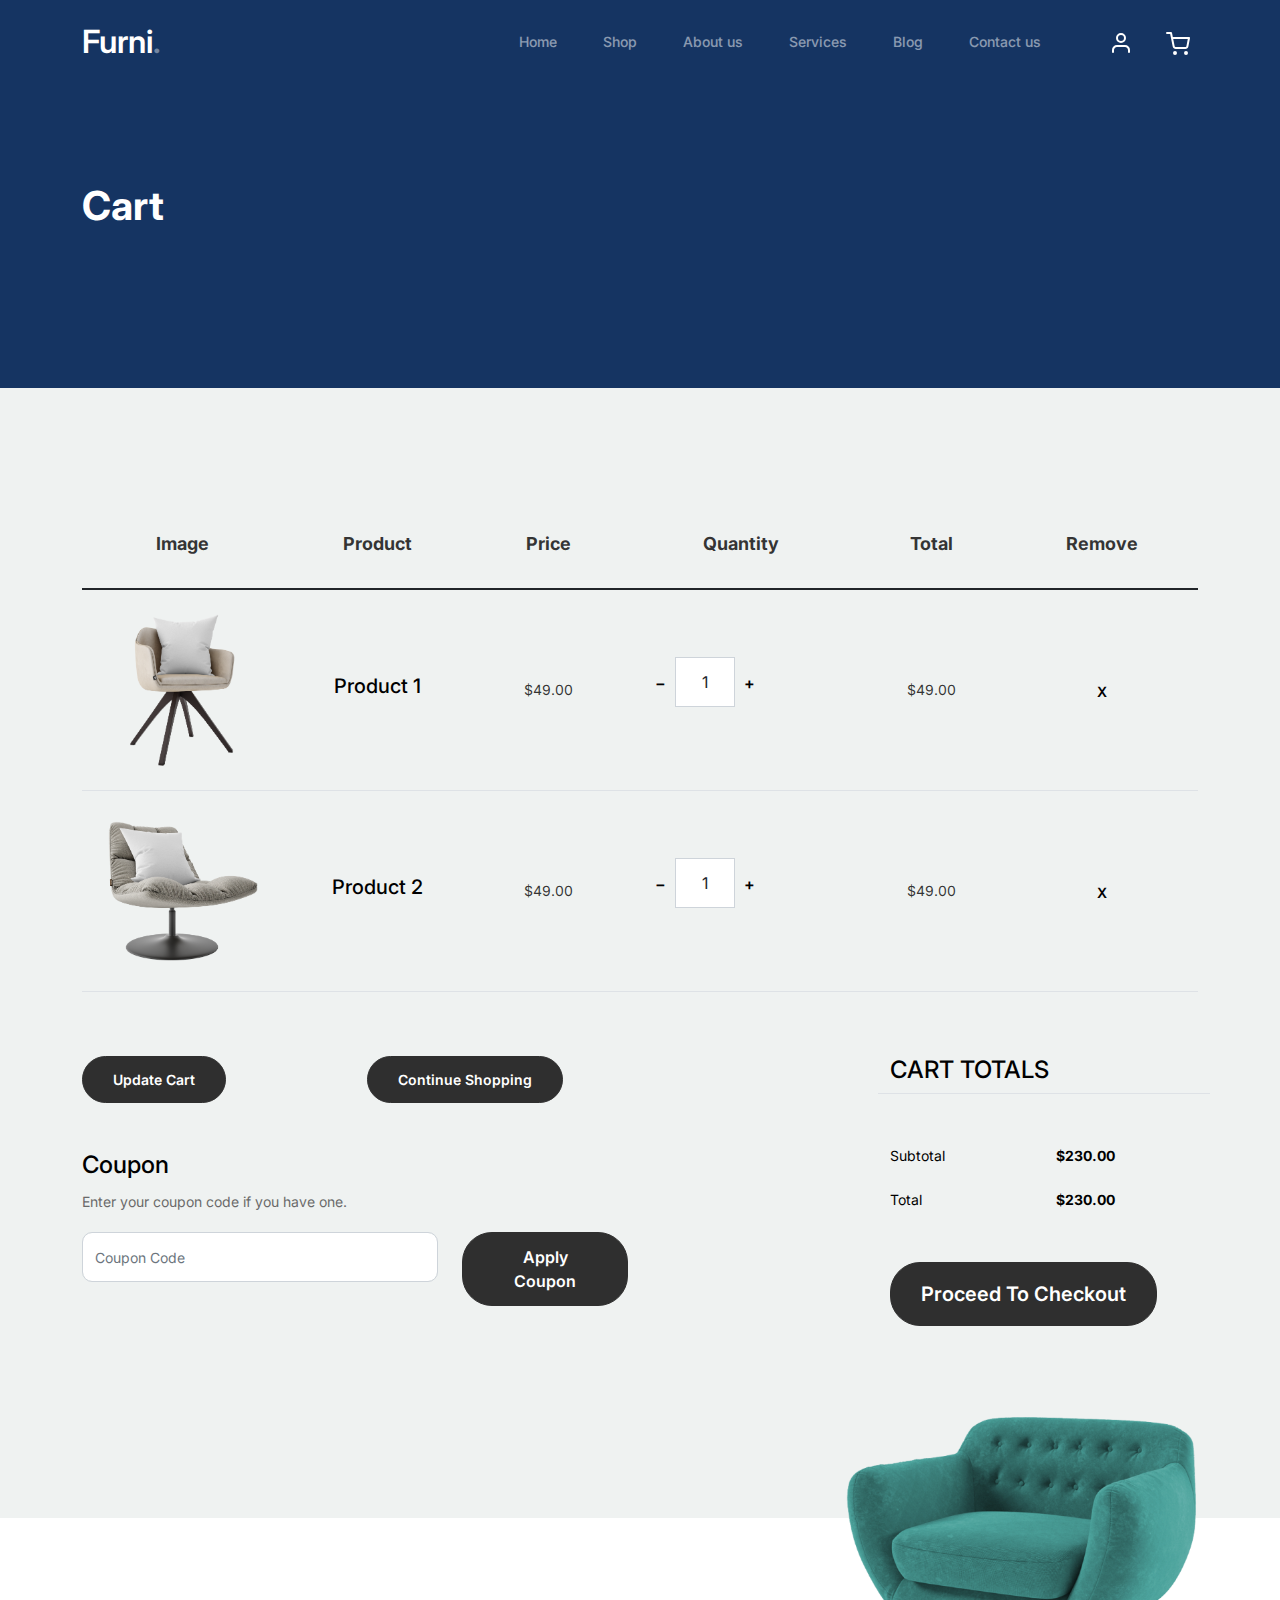
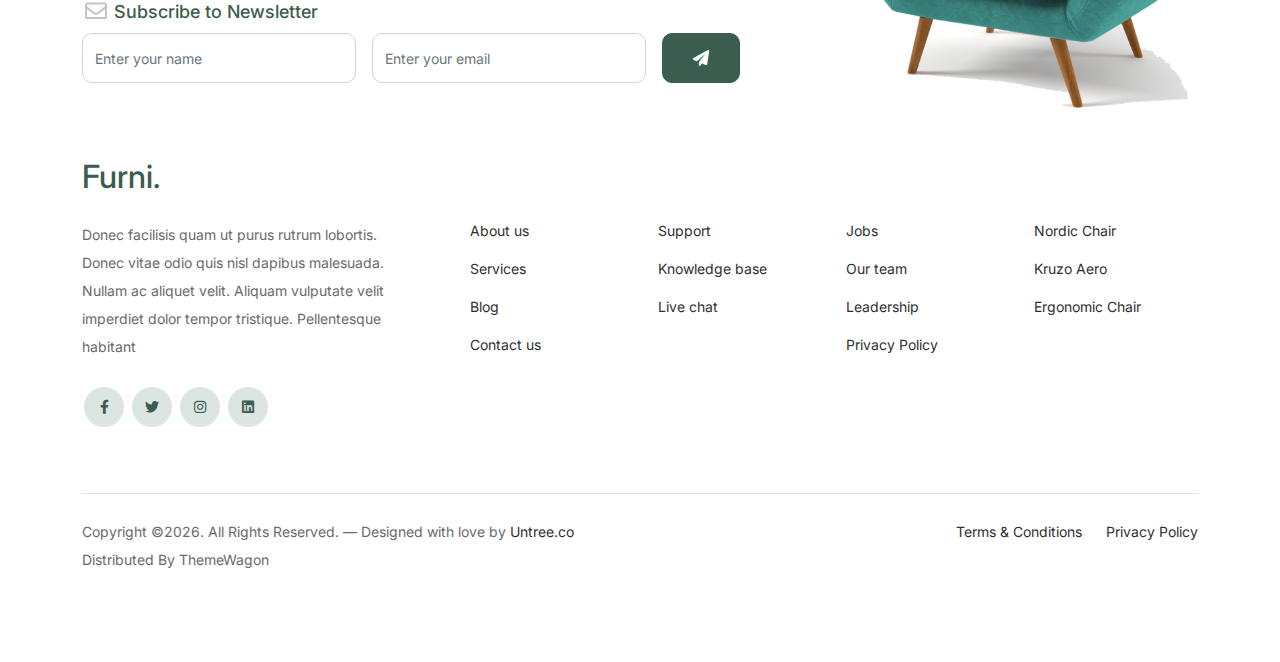
<file: furni-1.0.0/cart.html>
<!-- /*
* Bootstrap 5
* Template Name: Furni
* Template Author: Untree.co
* Template URI: https://untree.co/
* License: https://creativecommons.org/licenses/by/3.0/
*/ -->
<!doctype html>
<html lang="en">
<head>
  <meta charset="utf-8">
  <meta name="viewport" content="width=device-width, initial-scale=1, shrink-to-fit=no">
  <meta name="author" content="Untree.co">
  <link rel="shortcut icon" href="favicon.png">

  <meta name="description" content="" />
  <meta name="keywords" content="bootstrap, bootstrap4" />

		<!-- Bootstrap CSS -->
		<link href="css/bootstrap.min.css" rel="stylesheet">
		<link href="https://cdnjs.cloudflare.com/ajax/libs/font-awesome/6.0.0-beta3/css/all.min.css" rel="stylesheet">
		<link href="css/tiny-slider.css" rel="stylesheet">
		<link href="css/style.css" rel="stylesheet">
		<title>Furni Free Bootstrap 5 Template for Furniture and Interior Design Websites by Untree.co </title>
	</head>

	<body>

		<!-- Start Header/Navigation -->
		<nav class="custom-navbar navbar navbar navbar-expand-md navbar-dark bg-dark" arial-label="Furni navigation bar">

			<div class="container">
				<a class="navbar-brand" href="index.html">Furni<span>.</span></a>

				<button class="navbar-toggler" type="button" data-bs-toggle="collapse" data-bs-target="#navbarsFurni" aria-controls="navbarsFurni" aria-expanded="false" aria-label="Toggle navigation">
					<span class="navbar-toggler-icon"></span>
				</button>

				<div class="collapse navbar-collapse" id="navbarsFurni">
					<ul class="custom-navbar-nav navbar-nav ms-auto mb-2 mb-md-0">
						<li class="nav-item ">
							<a class="nav-link" href="index.html">Home</a>
						</li>
						<li><a class="nav-link" href="shop.html">Shop</a></li>
						<li><a class="nav-link" href="about.html">About us</a></li>
						<li><a class="nav-link" href="services.html">Services</a></li>
						<li><a class="nav-link" href="blog.html">Blog</a></li>
						<li><a class="nav-link" href="contact.html">Contact us</a></li>
					</ul>

					<ul class="custom-navbar-cta navbar-nav mb-2 mb-md-0 ms-5">
						<li><a class="nav-link" href="#"><img src="images/user.svg"></a></li>
						<li><a class="nav-link" href="cart.html"><img src="images/cart.svg"></a></li>
					</ul>
				</div>
			</div>
				
		</nav>
		<!-- End Header/Navigation -->

		<!-- Start Hero Section -->
			<div class="hero">
				<div class="container">
					<div class="row justify-content-between">
						<div class="col-lg-5">
							<div class="intro-excerpt">
								<h1>Cart</h1>
							</div>
						</div>
						<div class="col-lg-7">
							
						</div>
					</div>
				</div>
			</div>
		<!-- End Hero Section -->

		

		<div class="untree_co-section before-footer-section">
            <div class="container">
              <div class="row mb-5">
                <form class="col-md-12" method="post">
                  <div class="site-blocks-table">
                    <table class="table">
                      <thead>
                        <tr>
                          <th class="product-thumbnail">Image</th>
                          <th class="product-name">Product</th>
                          <th class="product-price">Price</th>
                          <th class="product-quantity">Quantity</th>
                          <th class="product-total">Total</th>
                          <th class="product-remove">Remove</th>
                        </tr>
                      </thead>
                      <tbody>
                        <tr>
                          <td class="product-thumbnail">
                            <img src="images/product-1.png" alt="Image" class="img-fluid">
                          </td>
                          <td class="product-name">
                            <h2 class="h5 text-black">Product 1</h2>
                          </td>
                          <td>$49.00</td>
                          <td>
                            <div class="input-group mb-3 d-flex align-items-center quantity-container" style="max-width: 120px;">
                              <div class="input-group-prepend">
                                <button class="btn btn-outline-black decrease" type="button">&minus;</button>
                              </div>
                              <input type="text" class="form-control text-center quantity-amount" value="1" placeholder="" aria-label="Example text with button addon" aria-describedby="button-addon1">
                              <div class="input-group-append">
                                <button class="btn btn-outline-black increase" type="button">&plus;</button>
                              </div>
                            </div>
        
                          </td>
                          <td>$49.00</td>
                          <td><a href="#" class="btn btn-black btn-sm">X</a></td>
                        </tr>
        
                        <tr>
                          <td class="product-thumbnail">
                            <img src="images/product-2.png" alt="Image" class="img-fluid">
                          </td>
                          <td class="product-name">
                            <h2 class="h5 text-black">Product 2</h2>
                          </td>
                          <td>$49.00</td>
                          <td>
                            <div class="input-group mb-3 d-flex align-items-center quantity-container" style="max-width: 120px;">
                              <div class="input-group-prepend">
                                <button class="btn btn-outline-black decrease" type="button">&minus;</button>
                              </div>
                              <input type="text" class="form-control text-center quantity-amount" value="1" placeholder="" aria-label="Example text with button addon" aria-describedby="button-addon1">
                              <div class="input-group-append">
                                <button class="btn btn-outline-black increase" type="button">&plus;</button>
                              </div>
                            </div>
        
                          </td>
                          <td>$49.00</td>
                          <td><a href="#" class="btn btn-black btn-sm">X</a></td>
                        </tr>
                      </tbody>
                    </table>
                  </div>
                </form>
              </div>
        
              <div class="row">
                <div class="col-md-6">
                  <div class="row mb-5">
                    <div class="col-md-6 mb-3 mb-md-0">
                      <button class="btn btn-black btn-sm btn-block">Update Cart</button>
                    </div>
                    <div class="col-md-6">
                      <button class="btn btn-outline-black btn-sm btn-block">Continue Shopping</button>
                    </div>
                  </div>
                  <div class="row">
                    <div class="col-md-12">
                      <label class="text-black h4" for="coupon">Coupon</label>
                      <p>Enter your coupon code if you have one.</p>
                    </div>
                    <div class="col-md-8 mb-3 mb-md-0">
                      <input type="text" class="form-control py-3" id="coupon" placeholder="Coupon Code">
                    </div>
                    <div class="col-md-4">
                      <button class="btn btn-black">Apply Coupon</button>
                    </div>
                  </div>
                </div>
                <div class="col-md-6 pl-5">
                  <div class="row justify-content-end">
                    <div class="col-md-7">
                      <div class="row">
                        <div class="col-md-12 text-right border-bottom mb-5">
                          <h3 class="text-black h4 text-uppercase">Cart Totals</h3>
                        </div>
                      </div>
                      <div class="row mb-3">
                        <div class="col-md-6">
                          <span class="text-black">Subtotal</span>
                        </div>
                        <div class="col-md-6 text-right">
                          <strong class="text-black">$230.00</strong>
                        </div>
                      </div>
                      <div class="row mb-5">
                        <div class="col-md-6">
                          <span class="text-black">Total</span>
                        </div>
                        <div class="col-md-6 text-right">
                          <strong class="text-black">$230.00</strong>
                        </div>
                      </div>
        
                      <div class="row">
                        <div class="col-md-12">
                          <button class="btn btn-black btn-lg py-3 btn-block" onclick="window.location='checkout.html'">Proceed To Checkout</button>
                        </div>
                      </div>
                    </div>
                  </div>
                </div>
              </div>
            </div>
          </div>
		

		<!-- Start Footer Section -->
		<footer class="footer-section">
			<div class="container relative">

				<div class="sofa-img">
					<img src="images/sofa.png" alt="Image" class="img-fluid">
				</div>

				<div class="row">
					<div class="col-lg-8">
						<div class="subscription-form">
							<h3 class="d-flex align-items-center"><span class="me-1"><img src="images/envelope-outline.svg" alt="Image" class="img-fluid"></span><span>Subscribe to Newsletter</span></h3>

							<form action="#" class="row g-3">
								<div class="col-auto">
									<input type="text" class="form-control" placeholder="Enter your name">
								</div>
								<div class="col-auto">
									<input type="email" class="form-control" placeholder="Enter your email">
								</div>
								<div class="col-auto">
									<button class="btn btn-primary">
										<span class="fa fa-paper-plane"></span>
									</button>
								</div>
							</form>

						</div>
					</div>
				</div>

				<div class="row g-5 mb-5">
					<div class="col-lg-4">
						<div class="mb-4 footer-logo-wrap"><a href="#" class="footer-logo">Furni<span>.</span></a></div>
						<p class="mb-4">Donec facilisis quam ut purus rutrum lobortis. Donec vitae odio quis nisl dapibus malesuada. Nullam ac aliquet velit. Aliquam vulputate velit imperdiet dolor tempor tristique. Pellentesque habitant</p>

						<ul class="list-unstyled custom-social">
							<li><a href="#"><span class="fa fa-brands fa-facebook-f"></span></a></li>
							<li><a href="#"><span class="fa fa-brands fa-twitter"></span></a></li>
							<li><a href="#"><span class="fa fa-brands fa-instagram"></span></a></li>
							<li><a href="#"><span class="fa fa-brands fa-linkedin"></span></a></li>
						</ul>
					</div>

					<div class="col-lg-8">
						<div class="row links-wrap">
							<div class="col-6 col-sm-6 col-md-3">
								<ul class="list-unstyled">
									<li><a href="#">About us</a></li>
									<li><a href="#">Services</a></li>
									<li><a href="#">Blog</a></li>
									<li><a href="#">Contact us</a></li>
								</ul>
							</div>

							<div class="col-6 col-sm-6 col-md-3">
								<ul class="list-unstyled">
									<li><a href="#">Support</a></li>
									<li><a href="#">Knowledge base</a></li>
									<li><a href="#">Live chat</a></li>
								</ul>
							</div>

							<div class="col-6 col-sm-6 col-md-3">
								<ul class="list-unstyled">
									<li><a href="#">Jobs</a></li>
									<li><a href="#">Our team</a></li>
									<li><a href="#">Leadership</a></li>
									<li><a href="#">Privacy Policy</a></li>
								</ul>
							</div>

							<div class="col-6 col-sm-6 col-md-3">
								<ul class="list-unstyled">
									<li><a href="#">Nordic Chair</a></li>
									<li><a href="#">Kruzo Aero</a></li>
									<li><a href="#">Ergonomic Chair</a></li>
								</ul>
							</div>
						</div>
					</div>

				</div>

				<div class="border-top copyright">
					<div class="row pt-4">
						<div class="col-lg-6">
							<p class="mb-2 text-center text-lg-start">Copyright &copy;<script>document.write(new Date().getFullYear());</script>. All Rights Reserved. &mdash; Designed with love by <a href="https://untree.co">Untree.co</a> Distributed By <a hreff="https://themewagon.com">ThemeWagon</a>  <!-- License information: https://untree.co/license/ -->
            </p>
						</div>

						<div class="col-lg-6 text-center text-lg-end">
							<ul class="list-unstyled d-inline-flex ms-auto">
								<li class="me-4"><a href="#">Terms &amp; Conditions</a></li>
								<li><a href="#">Privacy Policy</a></li>
							</ul>
						</div>

					</div>
				</div>

			</div>
		</footer>
		<!-- End Footer Section -->	


		<script src="js/bootstrap.bundle.min.js"></script>
		<script src="js/tiny-slider.js"></script>
		<script src="js/custom.js"></script>
	</body>

</html>
</file>
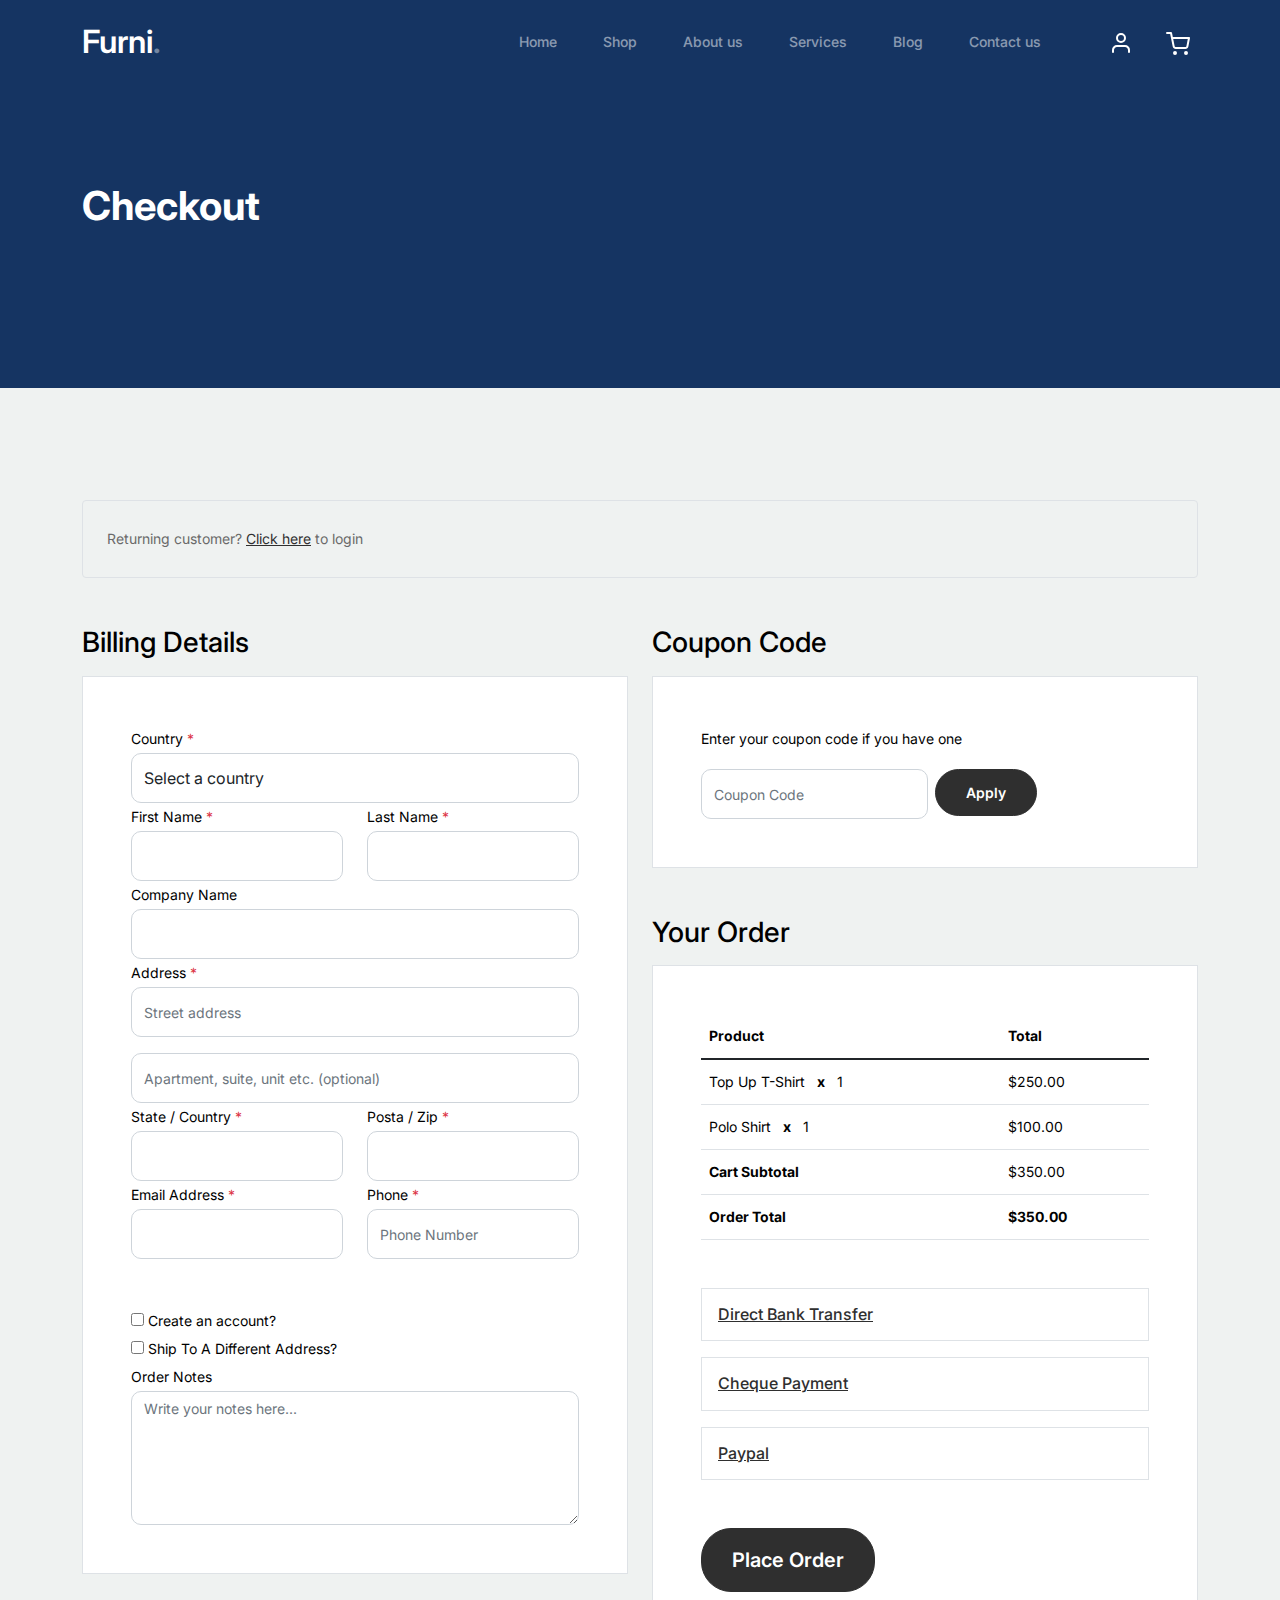
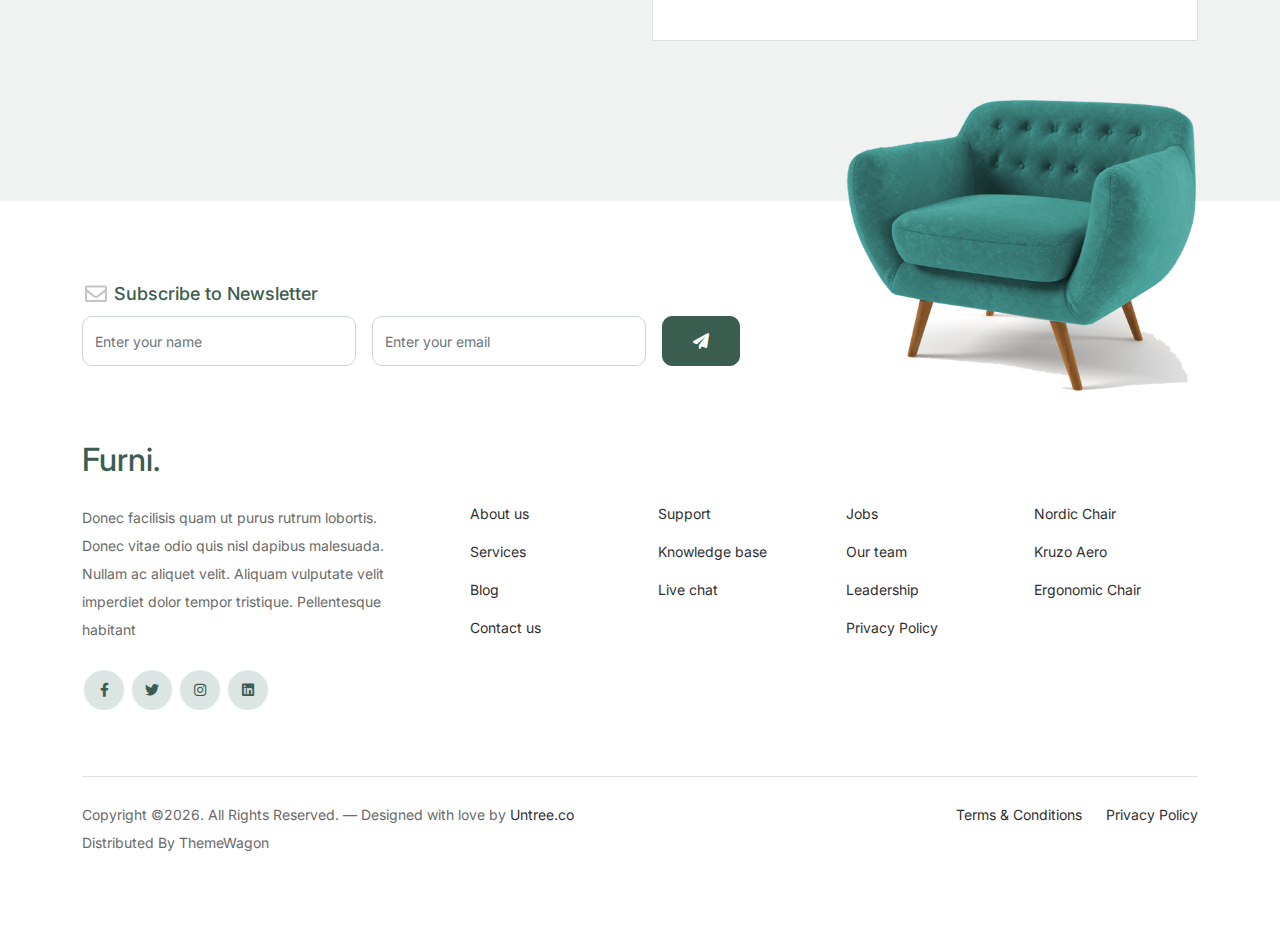
<file: furni-1.0.0/checkout.html>
<!-- /*
* Bootstrap 5
* Template Name: Furni
* Template Author: Untree.co
* Template URI: https://untree.co/
* License: https://creativecommons.org/licenses/by/3.0/
*/ -->
<!doctype html>
<html lang="en">
<head>
  <meta charset="utf-8">
  <meta name="viewport" content="width=device-width, initial-scale=1, shrink-to-fit=no">
  <meta name="author" content="Untree.co">
  <link rel="shortcut icon" href="favicon.png">

  <meta name="description" content="" />
  <meta name="keywords" content="bootstrap, bootstrap4" />

		<!-- Bootstrap CSS -->
		<link href="css/bootstrap.min.css" rel="stylesheet">
		<link href="https://cdnjs.cloudflare.com/ajax/libs/font-awesome/6.0.0-beta3/css/all.min.css" rel="stylesheet">
		<link href="css/tiny-slider.css" rel="stylesheet">
		<link href="css/style.css" rel="stylesheet">
		<title>Furni Free Bootstrap 5 Template for Furniture and Interior Design Websites by Untree.co </title>
	</head>

	<body>

		<!-- Start Header/Navigation -->
		<nav class="custom-navbar navbar navbar navbar-expand-md navbar-dark bg-dark" arial-label="Furni navigation bar">

			<div class="container">
				<a class="navbar-brand" href="index.html">Furni<span>.</span></a>

				<button class="navbar-toggler" type="button" data-bs-toggle="collapse" data-bs-target="#navbarsFurni" aria-controls="navbarsFurni" aria-expanded="false" aria-label="Toggle navigation">
					<span class="navbar-toggler-icon"></span>
				</button>

				<div class="collapse navbar-collapse" id="navbarsFurni">
					<ul class="custom-navbar-nav navbar-nav ms-auto mb-2 mb-md-0">
						<li class="nav-item ">
							<a class="nav-link" href="index.html">Home</a>
						</li>
						<li><a class="nav-link" href="shop.html">Shop</a></li>
						<li><a class="nav-link" href="about.html">About us</a></li>
						<li><a class="nav-link" href="services.html">Services</a></li>
						<li><a class="nav-link" href="blog.html">Blog</a></li>
						<li><a class="nav-link" href="contact.html">Contact us</a></li>
					</ul>

					<ul class="custom-navbar-cta navbar-nav mb-2 mb-md-0 ms-5">
						<li><a class="nav-link" href="#"><img src="images/user.svg"></a></li>
						<li><a class="nav-link" href="cart.html"><img src="images/cart.svg"></a></li>
					</ul>
				</div>
			</div>
				
		</nav>
		<!-- End Header/Navigation -->

		<!-- Start Hero Section -->
			<div class="hero">
				<div class="container">
					<div class="row justify-content-between">
						<div class="col-lg-5">
							<div class="intro-excerpt">
								<h1>Checkout</h1>
							</div>
						</div>
						<div class="col-lg-7">
							
						</div>
					</div>
				</div>
			</div>
		<!-- End Hero Section -->

		<div class="untree_co-section">
		    <div class="container">
		      <div class="row mb-5">
		        <div class="col-md-12">
		          <div class="border p-4 rounded" role="alert">
		            Returning customer? <a href="#">Click here</a> to login
		          </div>
		        </div>
		      </div>
		      <div class="row">
		        <div class="col-md-6 mb-5 mb-md-0">
		          <h2 class="h3 mb-3 text-black">Billing Details</h2>
		          <div class="p-3 p-lg-5 border bg-white">
		            <div class="form-group">
		              <label for="c_country" class="text-black">Country <span class="text-danger">*</span></label>
		              <select id="c_country" class="form-control">
		                <option value="1">Select a country</option>    
		                <option value="2">bangladesh</option>    
		                <option value="3">Algeria</option>    
		                <option value="4">Afghanistan</option>    
		                <option value="5">Ghana</option>    
		                <option value="6">Albania</option>    
		                <option value="7">Bahrain</option>    
		                <option value="8">Colombia</option>    
		                <option value="9">Dominican Republic</option>    
		              </select>
		            </div>
		            <div class="form-group row">
		              <div class="col-md-6">
		                <label for="c_fname" class="text-black">First Name <span class="text-danger">*</span></label>
		                <input type="text" class="form-control" id="c_fname" name="c_fname">
		              </div>
		              <div class="col-md-6">
		                <label for="c_lname" class="text-black">Last Name <span class="text-danger">*</span></label>
		                <input type="text" class="form-control" id="c_lname" name="c_lname">
		              </div>
		            </div>

		            <div class="form-group row">
		              <div class="col-md-12">
		                <label for="c_companyname" class="text-black">Company Name </label>
		                <input type="text" class="form-control" id="c_companyname" name="c_companyname">
		              </div>
		            </div>

		            <div class="form-group row">
		              <div class="col-md-12">
		                <label for="c_address" class="text-black">Address <span class="text-danger">*</span></label>
		                <input type="text" class="form-control" id="c_address" name="c_address" placeholder="Street address">
		              </div>
		            </div>

		            <div class="form-group mt-3">
		              <input type="text" class="form-control" placeholder="Apartment, suite, unit etc. (optional)">
		            </div>

		            <div class="form-group row">
		              <div class="col-md-6">
		                <label for="c_state_country" class="text-black">State / Country <span class="text-danger">*</span></label>
		                <input type="text" class="form-control" id="c_state_country" name="c_state_country">
		              </div>
		              <div class="col-md-6">
		                <label for="c_postal_zip" class="text-black">Posta / Zip <span class="text-danger">*</span></label>
		                <input type="text" class="form-control" id="c_postal_zip" name="c_postal_zip">
		              </div>
		            </div>

		            <div class="form-group row mb-5">
		              <div class="col-md-6">
		                <label for="c_email_address" class="text-black">Email Address <span class="text-danger">*</span></label>
		                <input type="text" class="form-control" id="c_email_address" name="c_email_address">
		              </div>
		              <div class="col-md-6">
		                <label for="c_phone" class="text-black">Phone <span class="text-danger">*</span></label>
		                <input type="text" class="form-control" id="c_phone" name="c_phone" placeholder="Phone Number">
		              </div>
		            </div>

		            <div class="form-group">
		              <label for="c_create_account" class="text-black" data-bs-toggle="collapse" href="#create_an_account" role="button" aria-expanded="false" aria-controls="create_an_account"><input type="checkbox" value="1" id="c_create_account"> Create an account?</label>
		              <div class="collapse" id="create_an_account">
		                <div class="py-2 mb-4">
		                  <p class="mb-3">Create an account by entering the information below. If you are a returning customer please login at the top of the page.</p>
		                  <div class="form-group">
		                    <label for="c_account_password" class="text-black">Account Password</label>
		                    <input type="email" class="form-control" id="c_account_password" name="c_account_password" placeholder="">
		                  </div>
		                </div>
		              </div>
		            </div>


		            <div class="form-group">
		              <label for="c_ship_different_address" class="text-black" data-bs-toggle="collapse" href="#ship_different_address" role="button" aria-expanded="false" aria-controls="ship_different_address"><input type="checkbox" value="1" id="c_ship_different_address"> Ship To A Different Address?</label>
		              <div class="collapse" id="ship_different_address">
		                <div class="py-2">

		                  <div class="form-group">
		                    <label for="c_diff_country" class="text-black">Country <span class="text-danger">*</span></label>
		                    <select id="c_diff_country" class="form-control">
		                      <option value="1">Select a country</option>    
		                      <option value="2">bangladesh</option>    
		                      <option value="3">Algeria</option>    
		                      <option value="4">Afghanistan</option>    
		                      <option value="5">Ghana</option>    
		                      <option value="6">Albania</option>    
		                      <option value="7">Bahrain</option>    
		                      <option value="8">Colombia</option>    
		                      <option value="9">Dominican Republic</option>    
		                    </select>
		                  </div>


		                  <div class="form-group row">
		                    <div class="col-md-6">
		                      <label for="c_diff_fname" class="text-black">First Name <span class="text-danger">*</span></label>
		                      <input type="text" class="form-control" id="c_diff_fname" name="c_diff_fname">
		                    </div>
		                    <div class="col-md-6">
		                      <label for="c_diff_lname" class="text-black">Last Name <span class="text-danger">*</span></label>
		                      <input type="text" class="form-control" id="c_diff_lname" name="c_diff_lname">
		                    </div>
		                  </div>

		                  <div class="form-group row">
		                    <div class="col-md-12">
		                      <label for="c_diff_companyname" class="text-black">Company Name </label>
		                      <input type="text" class="form-control" id="c_diff_companyname" name="c_diff_companyname">
		                    </div>
		                  </div>

		                  <div class="form-group row  mb-3">
		                    <div class="col-md-12">
		                      <label for="c_diff_address" class="text-black">Address <span class="text-danger">*</span></label>
		                      <input type="text" class="form-control" id="c_diff_address" name="c_diff_address" placeholder="Street address">
		                    </div>
		                  </div>

		                  <div class="form-group">
		                    <input type="text" class="form-control" placeholder="Apartment, suite, unit etc. (optional)">
		                  </div>

		                  <div class="form-group row">
		                    <div class="col-md-6">
		                      <label for="c_diff_state_country" class="text-black">State / Country <span class="text-danger">*</span></label>
		                      <input type="text" class="form-control" id="c_diff_state_country" name="c_diff_state_country">
		                    </div>
		                    <div class="col-md-6">
		                      <label for="c_diff_postal_zip" class="text-black">Posta / Zip <span class="text-danger">*</span></label>
		                      <input type="text" class="form-control" id="c_diff_postal_zip" name="c_diff_postal_zip">
		                    </div>
		                  </div>

		                  <div class="form-group row mb-5">
		                    <div class="col-md-6">
		                      <label for="c_diff_email_address" class="text-black">Email Address <span class="text-danger">*</span></label>
		                      <input type="text" class="form-control" id="c_diff_email_address" name="c_diff_email_address">
		                    </div>
		                    <div class="col-md-6">
		                      <label for="c_diff_phone" class="text-black">Phone <span class="text-danger">*</span></label>
		                      <input type="text" class="form-control" id="c_diff_phone" name="c_diff_phone" placeholder="Phone Number">
		                    </div>
		                  </div>

		                </div>

		              </div>
		            </div>

		            <div class="form-group">
		              <label for="c_order_notes" class="text-black">Order Notes</label>
		              <textarea name="c_order_notes" id="c_order_notes" cols="30" rows="5" class="form-control" placeholder="Write your notes here..."></textarea>
		            </div>

		          </div>
		        </div>
		        <div class="col-md-6">

		          <div class="row mb-5">
		            <div class="col-md-12">
		              <h2 class="h3 mb-3 text-black">Coupon Code</h2>
		              <div class="p-3 p-lg-5 border bg-white">

		                <label for="c_code" class="text-black mb-3">Enter your coupon code if you have one</label>
		                <div class="input-group w-75 couponcode-wrap">
		                  <input type="text" class="form-control me-2" id="c_code" placeholder="Coupon Code" aria-label="Coupon Code" aria-describedby="button-addon2">
		                  <div class="input-group-append">
		                    <button class="btn btn-black btn-sm" type="button" id="button-addon2">Apply</button>
		                  </div>
		                </div>

		              </div>
		            </div>
		          </div>

		          <div class="row mb-5">
		            <div class="col-md-12">
		              <h2 class="h3 mb-3 text-black">Your Order</h2>
		              <div class="p-3 p-lg-5 border bg-white">
		                <table class="table site-block-order-table mb-5">
		                  <thead>
		                    <th>Product</th>
		                    <th>Total</th>
		                  </thead>
		                  <tbody>
		                    <tr>
		                      <td>Top Up T-Shirt <strong class="mx-2">x</strong> 1</td>
		                      <td>$250.00</td>
		                    </tr>
		                    <tr>
		                      <td>Polo Shirt <strong class="mx-2">x</strong>   1</td>
		                      <td>$100.00</td>
		                    </tr>
		                    <tr>
		                      <td class="text-black font-weight-bold"><strong>Cart Subtotal</strong></td>
		                      <td class="text-black">$350.00</td>
		                    </tr>
		                    <tr>
		                      <td class="text-black font-weight-bold"><strong>Order Total</strong></td>
		                      <td class="text-black font-weight-bold"><strong>$350.00</strong></td>
		                    </tr>
		                  </tbody>
		                </table>

		                <div class="border p-3 mb-3">
		                  <h3 class="h6 mb-0"><a class="d-block" data-bs-toggle="collapse" href="#collapsebank" role="button" aria-expanded="false" aria-controls="collapsebank">Direct Bank Transfer</a></h3>

		                  <div class="collapse" id="collapsebank">
		                    <div class="py-2">
		                      <p class="mb-0">Make your payment directly into our bank account. Please use your Order ID as the payment reference. Your order won’t be shipped until the funds have cleared in our account.</p>
		                    </div>
		                  </div>
		                </div>

		                <div class="border p-3 mb-3">
		                  <h3 class="h6 mb-0"><a class="d-block" data-bs-toggle="collapse" href="#collapsecheque" role="button" aria-expanded="false" aria-controls="collapsecheque">Cheque Payment</a></h3>

		                  <div class="collapse" id="collapsecheque">
		                    <div class="py-2">
		                      <p class="mb-0">Make your payment directly into our bank account. Please use your Order ID as the payment reference. Your order won’t be shipped until the funds have cleared in our account.</p>
		                    </div>
		                  </div>
		                </div>

		                <div class="border p-3 mb-5">
		                  <h3 class="h6 mb-0"><a class="d-block" data-bs-toggle="collapse" href="#collapsepaypal" role="button" aria-expanded="false" aria-controls="collapsepaypal">Paypal</a></h3>

		                  <div class="collapse" id="collapsepaypal">
		                    <div class="py-2">
		                      <p class="mb-0">Make your payment directly into our bank account. Please use your Order ID as the payment reference. Your order won’t be shipped until the funds have cleared in our account.</p>
		                    </div>
		                  </div>
		                </div>

		                <div class="form-group">
		                  <button class="btn btn-black btn-lg py-3 btn-block" onclick="window.location='thankyou.html'">Place Order</button>
		                </div>

		              </div>
		            </div>
		          </div>

		        </div>
		      </div>
		      <!-- </form> -->
		    </div>
		  </div>

		<!-- Start Footer Section -->
		<footer class="footer-section">
			<div class="container relative">

				<div class="sofa-img">
					<img src="images/sofa.png" alt="Image" class="img-fluid">
				</div>

				<div class="row">
					<div class="col-lg-8">
						<div class="subscription-form">
							<h3 class="d-flex align-items-center"><span class="me-1"><img src="images/envelope-outline.svg" alt="Image" class="img-fluid"></span><span>Subscribe to Newsletter</span></h3>

							<form action="#" class="row g-3">
								<div class="col-auto">
									<input type="text" class="form-control" placeholder="Enter your name">
								</div>
								<div class="col-auto">
									<input type="email" class="form-control" placeholder="Enter your email">
								</div>
								<div class="col-auto">
									<button class="btn btn-primary">
										<span class="fa fa-paper-plane"></span>
									</button>
								</div>
							</form>

						</div>
					</div>
				</div>

				<div class="row g-5 mb-5">
					<div class="col-lg-4">
						<div class="mb-4 footer-logo-wrap"><a href="#" class="footer-logo">Furni<span>.</span></a></div>
						<p class="mb-4">Donec facilisis quam ut purus rutrum lobortis. Donec vitae odio quis nisl dapibus malesuada. Nullam ac aliquet velit. Aliquam vulputate velit imperdiet dolor tempor tristique. Pellentesque habitant</p>

						<ul class="list-unstyled custom-social">
							<li><a href="#"><span class="fa fa-brands fa-facebook-f"></span></a></li>
							<li><a href="#"><span class="fa fa-brands fa-twitter"></span></a></li>
							<li><a href="#"><span class="fa fa-brands fa-instagram"></span></a></li>
							<li><a href="#"><span class="fa fa-brands fa-linkedin"></span></a></li>
						</ul>
					</div>

					<div class="col-lg-8">
						<div class="row links-wrap">
							<div class="col-6 col-sm-6 col-md-3">
								<ul class="list-unstyled">
									<li><a href="#">About us</a></li>
									<li><a href="#">Services</a></li>
									<li><a href="#">Blog</a></li>
									<li><a href="#">Contact us</a></li>
								</ul>
							</div>

							<div class="col-6 col-sm-6 col-md-3">
								<ul class="list-unstyled">
									<li><a href="#">Support</a></li>
									<li><a href="#">Knowledge base</a></li>
									<li><a href="#">Live chat</a></li>
								</ul>
							</div>

							<div class="col-6 col-sm-6 col-md-3">
								<ul class="list-unstyled">
									<li><a href="#">Jobs</a></li>
									<li><a href="#">Our team</a></li>
									<li><a href="#">Leadership</a></li>
									<li><a href="#">Privacy Policy</a></li>
								</ul>
							</div>

							<div class="col-6 col-sm-6 col-md-3">
								<ul class="list-unstyled">
									<li><a href="#">Nordic Chair</a></li>
									<li><a href="#">Kruzo Aero</a></li>
									<li><a href="#">Ergonomic Chair</a></li>
								</ul>
							</div>
						</div>
					</div>

				</div>

				<div class="border-top copyright">
					<div class="row pt-4">
						<div class="col-lg-6">
							<p class="mb-2 text-center text-lg-start">Copyright &copy;<script>document.write(new Date().getFullYear());</script>. All Rights Reserved. &mdash; Designed with love by <a href="https://untree.co">Untree.co</a> Distributed By <a hreff="https://themewagon.com">ThemeWagon</a>  <!-- License information: https://untree.co/license/ -->
            </p>
						</div>

						<div class="col-lg-6 text-center text-lg-end">
							<ul class="list-unstyled d-inline-flex ms-auto">
								<li class="me-4"><a href="#">Terms &amp; Conditions</a></li>
								<li><a href="#">Privacy Policy</a></li>
							</ul>
						</div>

					</div>
				</div>

			</div>
		</footer>
		<!-- End Footer Section -->	


		<script src="js/bootstrap.bundle.min.js"></script>
		<script src="js/tiny-slider.js"></script>
		<script src="js/custom.js"></script>
	</body>

</html>
</file>
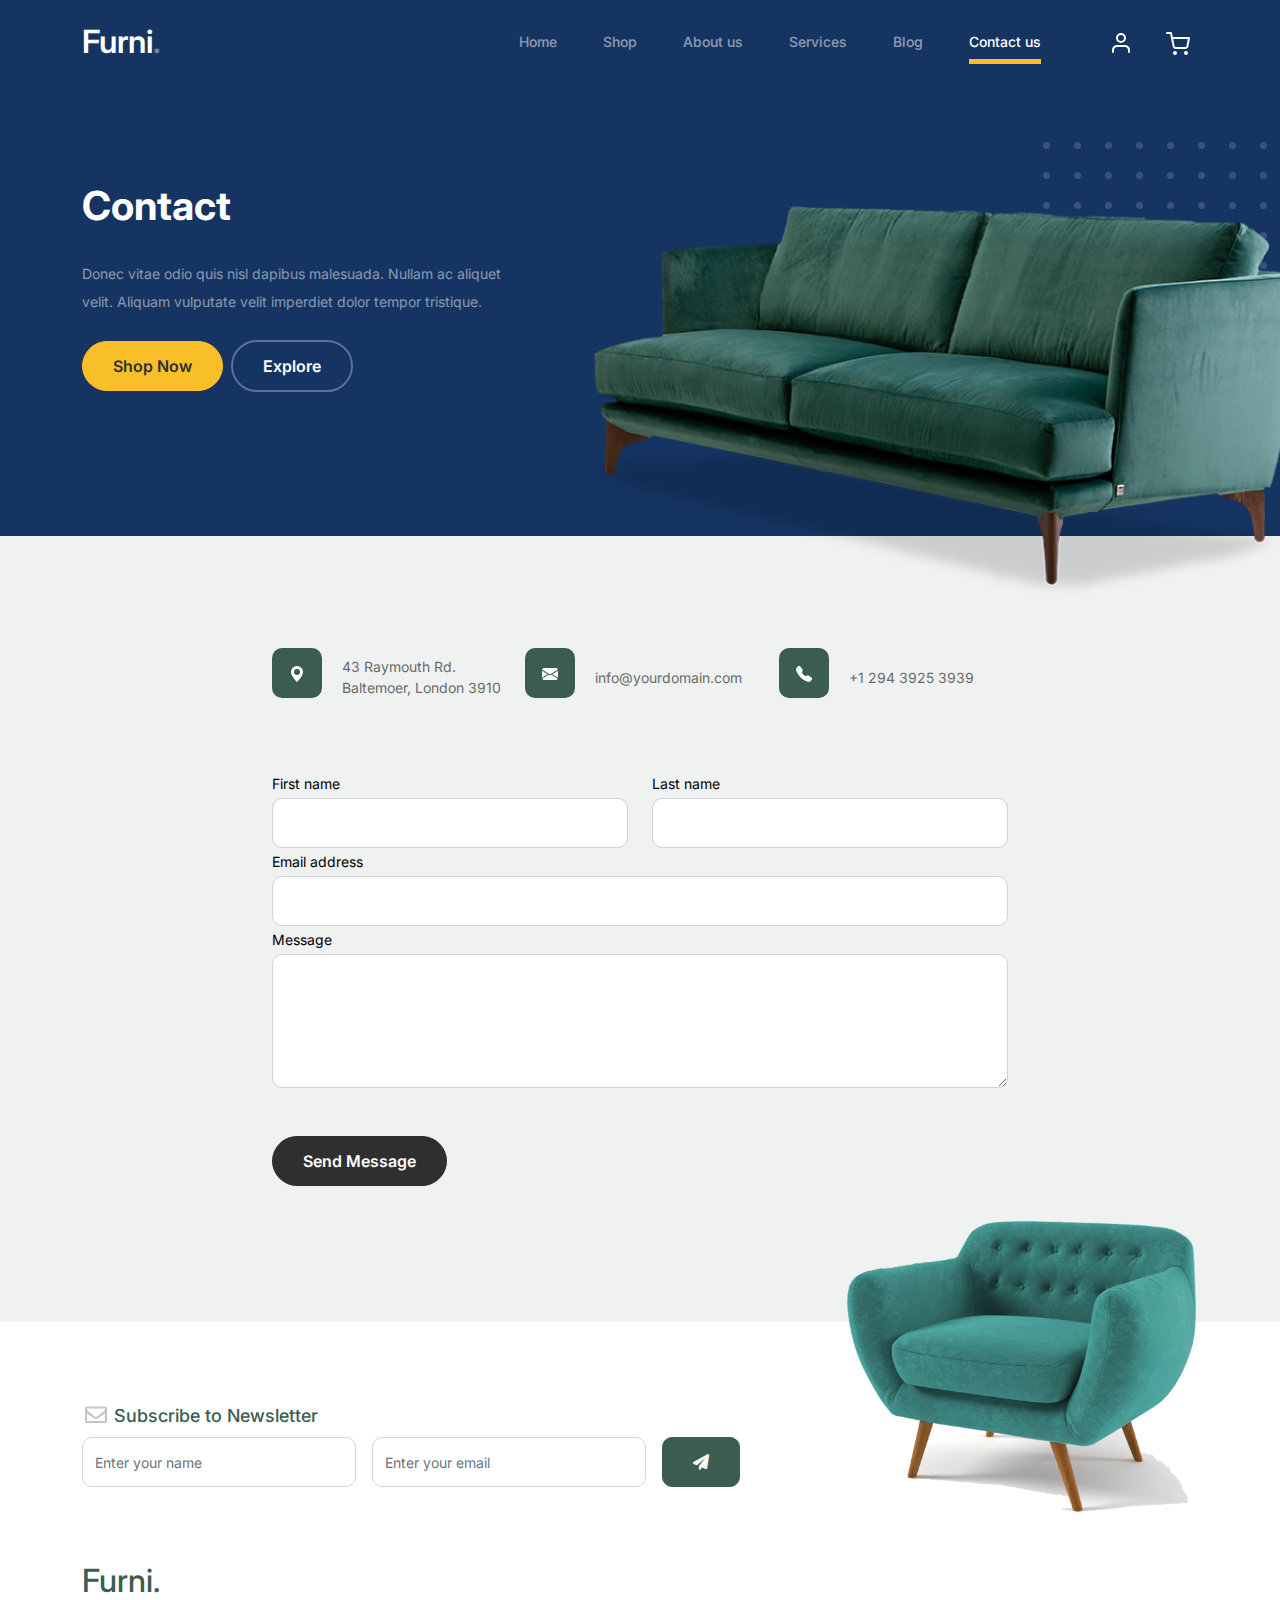
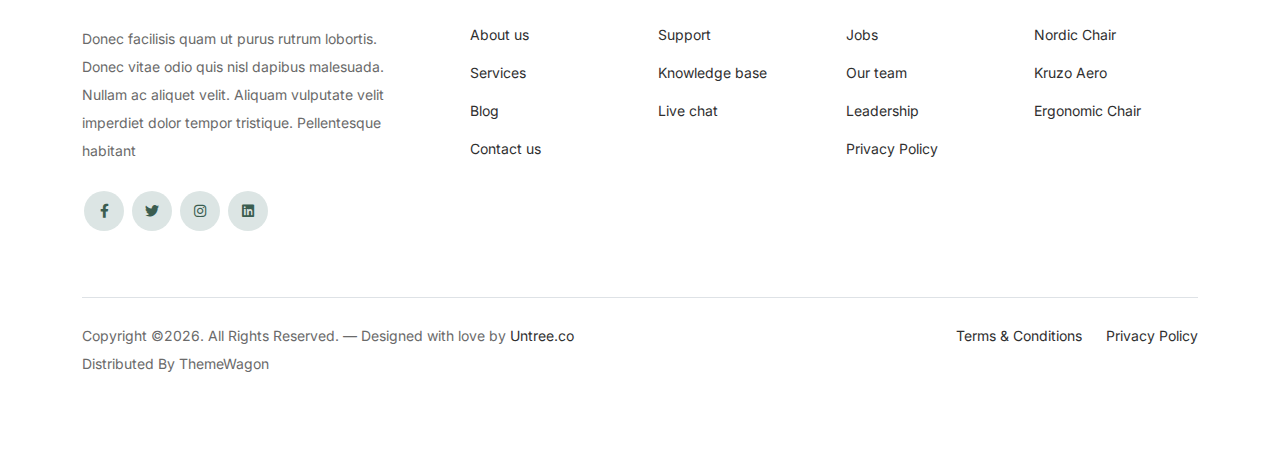
<file: furni-1.0.0/contact.html>
<!-- /*
* Bootstrap 5
* Template Name: Furni
* Template Author: Untree.co
* Template URI: https://untree.co/
* License: https://creativecommons.org/licenses/by/3.0/
*/ -->
<!doctype html>
<html lang="en">
<head>
  <meta charset="utf-8">
  <meta name="viewport" content="width=device-width, initial-scale=1, shrink-to-fit=no">
  <meta name="author" content="Untree.co">
  <link rel="shortcut icon" href="favicon.png">

  <meta name="description" content="" />
  <meta name="keywords" content="bootstrap, bootstrap4" />

		<!-- Bootstrap CSS -->
		<link href="css/bootstrap.min.css" rel="stylesheet">
		<link href="https://cdnjs.cloudflare.com/ajax/libs/font-awesome/6.0.0-beta3/css/all.min.css" rel="stylesheet">
		<link href="css/tiny-slider.css" rel="stylesheet">
		<link href="css/style.css" rel="stylesheet">
		<title>Furni Free Bootstrap 5 Template for Furniture and Interior Design Websites by Untree.co </title>
	</head>

	<body>

		<!-- Start Header/Navigation -->
		<nav class="custom-navbar navbar navbar navbar-expand-md navbar-dark bg-dark" arial-label="Furni navigation bar">

			<div class="container">
				<a class="navbar-brand" href="index.html">Furni<span>.</span></a>

				<button class="navbar-toggler" type="button" data-bs-toggle="collapse" data-bs-target="#navbarsFurni" aria-controls="navbarsFurni" aria-expanded="false" aria-label="Toggle navigation">
					<span class="navbar-toggler-icon"></span>
				</button>

				<div class="collapse navbar-collapse" id="navbarsFurni">
					<ul class="custom-navbar-nav navbar-nav ms-auto mb-2 mb-md-0">
						<li class="nav-item">
							<a class="nav-link" href="index.html">Home</a>
						</li>
						<li><a class="nav-link" href="shop.html">Shop</a></li>
						<li><a class="nav-link" href="about.html">About us</a></li>
						<li><a class="nav-link" href="services.html">Services</a></li>
						<li><a class="nav-link" href="blog.html">Blog</a></li>
						<li class="active"><a class="nav-link" href="contact.html">Contact us</a></li>
					</ul>

					<ul class="custom-navbar-cta navbar-nav mb-2 mb-md-0 ms-5">
						<li><a class="nav-link" href="#"><img src="images/user.svg"></a></li>
						<li><a class="nav-link" href="cart.html"><img src="images/cart.svg"></a></li>
					</ul>
				</div>
			</div>
				
		</nav>
		<!-- End Header/Navigation -->

		<!-- Start Hero Section -->
			<div class="hero">
				<div class="container">
					<div class="row justify-content-between">
						<div class="col-lg-5">
							<div class="intro-excerpt">
								<h1>Contact</h1>
								<p class="mb-4">Donec vitae odio quis nisl dapibus malesuada. Nullam ac aliquet velit. Aliquam vulputate velit imperdiet dolor tempor tristique.</p>
								<p><a href="" class="btn btn-secondary me-2">Shop Now</a><a href="#" class="btn btn-white-outline">Explore</a></p>
							</div>
						</div>
						<div class="col-lg-7">
							<div class="hero-img-wrap">
								<img src="images/couch.png" class="img-fluid">
							</div>
						</div>
					</div>
				</div>
			</div>
		<!-- End Hero Section -->

		
		<!-- Start Contact Form -->
		<div class="untree_co-section">
      <div class="container">

        <div class="block">
          <div class="row justify-content-center">


            <div class="col-md-8 col-lg-8 pb-4">


              <div class="row mb-5">
                <div class="col-lg-4">
                  <div  class="service no-shadow align-items-center link horizontal d-flex active" data-aos="fade-left" data-aos-delay="0">
                    <div class="service-icon color-1 mb-4">
                      <svg xmlns="http://www.w3.org/2000/svg" width="16" height="16" fill="currentColor" class="bi bi-geo-alt-fill" viewBox="0 0 16 16">
                        <path d="M8 16s6-5.686 6-10A6 6 0 0 0 2 6c0 4.314 6 10 6 10zm0-7a3 3 0 1 1 0-6 3 3 0 0 1 0 6z"/>
                      </svg>
                    </div> <!-- /.icon -->
                    <div class="service-contents">
                      <p>43 Raymouth Rd. Baltemoer, London 3910</p>
                    </div> <!-- /.service-contents-->
                  </div> <!-- /.service -->
                </div>

                <div class="col-lg-4">
                  <div  class="service no-shadow align-items-center link horizontal d-flex active" data-aos="fade-left" data-aos-delay="0">
                    <div class="service-icon color-1 mb-4">
                      <svg xmlns="http://www.w3.org/2000/svg" width="16" height="16" fill="currentColor" class="bi bi-envelope-fill" viewBox="0 0 16 16">
                        <path d="M.05 3.555A2 2 0 0 1 2 2h12a2 2 0 0 1 1.95 1.555L8 8.414.05 3.555zM0 4.697v7.104l5.803-3.558L0 4.697zM6.761 8.83l-6.57 4.027A2 2 0 0 0 2 14h12a2 2 0 0 0 1.808-1.144l-6.57-4.027L8 9.586l-1.239-.757zm3.436-.586L16 11.801V4.697l-5.803 3.546z"/>
                      </svg>
                    </div> <!-- /.icon -->
                    <div class="service-contents">
                      <p>info@yourdomain.com</p>
                    </div> <!-- /.service-contents-->
                  </div> <!-- /.service -->
                </div>

                <div class="col-lg-4">
                  <div  class="service no-shadow align-items-center link horizontal d-flex active" data-aos="fade-left" data-aos-delay="0">
                    <div class="service-icon color-1 mb-4">
                      <svg xmlns="http://www.w3.org/2000/svg" width="16" height="16" fill="currentColor" class="bi bi-telephone-fill" viewBox="0 0 16 16">
                        <path fill-rule="evenodd" d="M1.885.511a1.745 1.745 0 0 1 2.61.163L6.29 2.98c.329.423.445.974.315 1.494l-.547 2.19a.678.678 0 0 0 .178.643l2.457 2.457a.678.678 0 0 0 .644.178l2.189-.547a1.745 1.745 0 0 1 1.494.315l2.306 1.794c.829.645.905 1.87.163 2.611l-1.034 1.034c-.74.74-1.846 1.065-2.877.702a18.634 18.634 0 0 1-7.01-4.42 18.634 18.634 0 0 1-4.42-7.009c-.362-1.03-.037-2.137.703-2.877L1.885.511z"/>
                      </svg>
                    </div> <!-- /.icon -->
                    <div class="service-contents">
                      <p>+1 294 3925 3939</p>
                    </div> <!-- /.service-contents-->
                  </div> <!-- /.service -->
                </div>
              </div>

              <form>
                <div class="row">
                  <div class="col-6">
                    <div class="form-group">
                      <label class="text-black" for="fname">First name</label>
                      <input type="text" class="form-control" id="fname">
                    </div>
                  </div>
                  <div class="col-6">
                    <div class="form-group">
                      <label class="text-black" for="lname">Last name</label>
                      <input type="text" class="form-control" id="lname">
                    </div>
                  </div>
                </div>
                <div class="form-group">
                  <label class="text-black" for="email">Email address</label>
                  <input type="email" class="form-control" id="email">
                </div>

                <div class="form-group mb-5">
                  <label class="text-black" for="message">Message</label>
                  <textarea name="" class="form-control" id="message" cols="30" rows="5"></textarea>
                </div>

                <button type="submit" class="btn btn-primary-hover-outline">Send Message</button>
              </form>

            </div>

          </div>

        </div>

      </div>


    </div>
  </div>

  <!-- End Contact Form -->

		

		<!-- Start Footer Section -->
		<footer class="footer-section">
			<div class="container relative">

				<div class="sofa-img">
					<img src="images/sofa.png" alt="Image" class="img-fluid">
				</div>

				<div class="row">
					<div class="col-lg-8">
						<div class="subscription-form">
							<h3 class="d-flex align-items-center"><span class="me-1"><img src="images/envelope-outline.svg" alt="Image" class="img-fluid"></span><span>Subscribe to Newsletter</span></h3>

							<form action="#" class="row g-3">
								<div class="col-auto">
									<input type="text" class="form-control" placeholder="Enter your name">
								</div>
								<div class="col-auto">
									<input type="email" class="form-control" placeholder="Enter your email">
								</div>
								<div class="col-auto">
									<button class="btn btn-primary">
										<span class="fa fa-paper-plane"></span>
									</button>
								</div>
							</form>

						</div>
					</div>
				</div>

				<div class="row g-5 mb-5">
					<div class="col-lg-4">
						<div class="mb-4 footer-logo-wrap"><a href="#" class="footer-logo">Furni<span>.</span></a></div>
						<p class="mb-4">Donec facilisis quam ut purus rutrum lobortis. Donec vitae odio quis nisl dapibus malesuada. Nullam ac aliquet velit. Aliquam vulputate velit imperdiet dolor tempor tristique. Pellentesque habitant</p>

						<ul class="list-unstyled custom-social">
							<li><a href="#"><span class="fa fa-brands fa-facebook-f"></span></a></li>
							<li><a href="#"><span class="fa fa-brands fa-twitter"></span></a></li>
							<li><a href="#"><span class="fa fa-brands fa-instagram"></span></a></li>
							<li><a href="#"><span class="fa fa-brands fa-linkedin"></span></a></li>
						</ul>
					</div>

					<div class="col-lg-8">
						<div class="row links-wrap">
							<div class="col-6 col-sm-6 col-md-3">
								<ul class="list-unstyled">
									<li><a href="#">About us</a></li>
									<li><a href="#">Services</a></li>
									<li><a href="#">Blog</a></li>
									<li><a href="#">Contact us</a></li>
								</ul>
							</div>

							<div class="col-6 col-sm-6 col-md-3">
								<ul class="list-unstyled">
									<li><a href="#">Support</a></li>
									<li><a href="#">Knowledge base</a></li>
									<li><a href="#">Live chat</a></li>
								</ul>
							</div>

							<div class="col-6 col-sm-6 col-md-3">
								<ul class="list-unstyled">
									<li><a href="#">Jobs</a></li>
									<li><a href="#">Our team</a></li>
									<li><a href="#">Leadership</a></li>
									<li><a href="#">Privacy Policy</a></li>
								</ul>
							</div>

							<div class="col-6 col-sm-6 col-md-3">
								<ul class="list-unstyled">
									<li><a href="#">Nordic Chair</a></li>
									<li><a href="#">Kruzo Aero</a></li>
									<li><a href="#">Ergonomic Chair</a></li>
								</ul>
							</div>
						</div>
					</div>

				</div>

				<div class="border-top copyright">
					<div class="row pt-4">
						<div class="col-lg-6">
							<p class="mb-2 text-center text-lg-start">Copyright &copy;<script>document.write(new Date().getFullYear());</script>. All Rights Reserved. &mdash; Designed with love by <a href="https://untree.co">Untree.co</a> Distributed By <a hreff="https://themewagon.com">ThemeWagon</a>  <!-- License information: https://untree.co/license/ -->
            </p>
						</div>

						<div class="col-lg-6 text-center text-lg-end">
							<ul class="list-unstyled d-inline-flex ms-auto">
								<li class="me-4"><a href="#">Terms &amp; Conditions</a></li>
								<li><a href="#">Privacy Policy</a></li>
							</ul>
						</div>

					</div>
				</div>

			</div>
		</footer>
		<!-- End Footer Section -->	


		<script src="js/bootstrap.bundle.min.js"></script>
		<script src="js/tiny-slider.js"></script>
		<script src="js/custom.js"></script>
	</body>

</html>
</file>
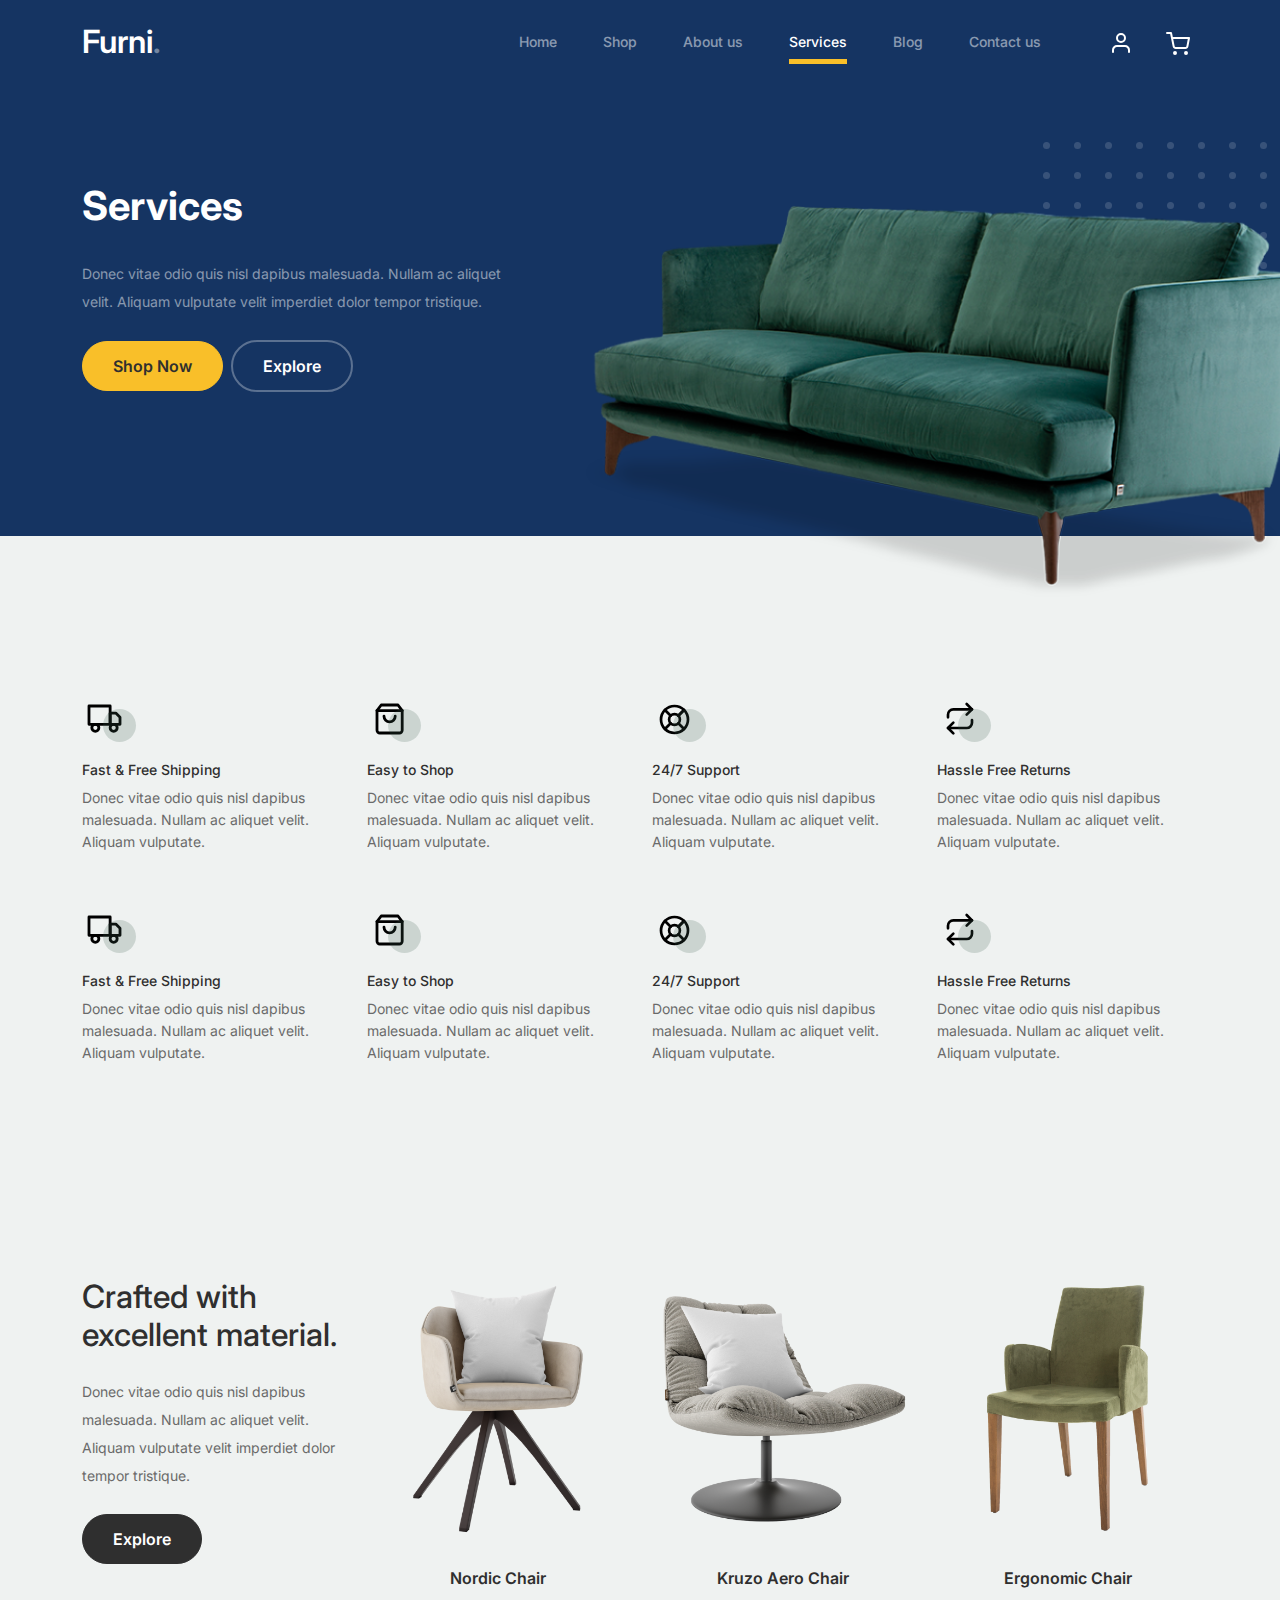
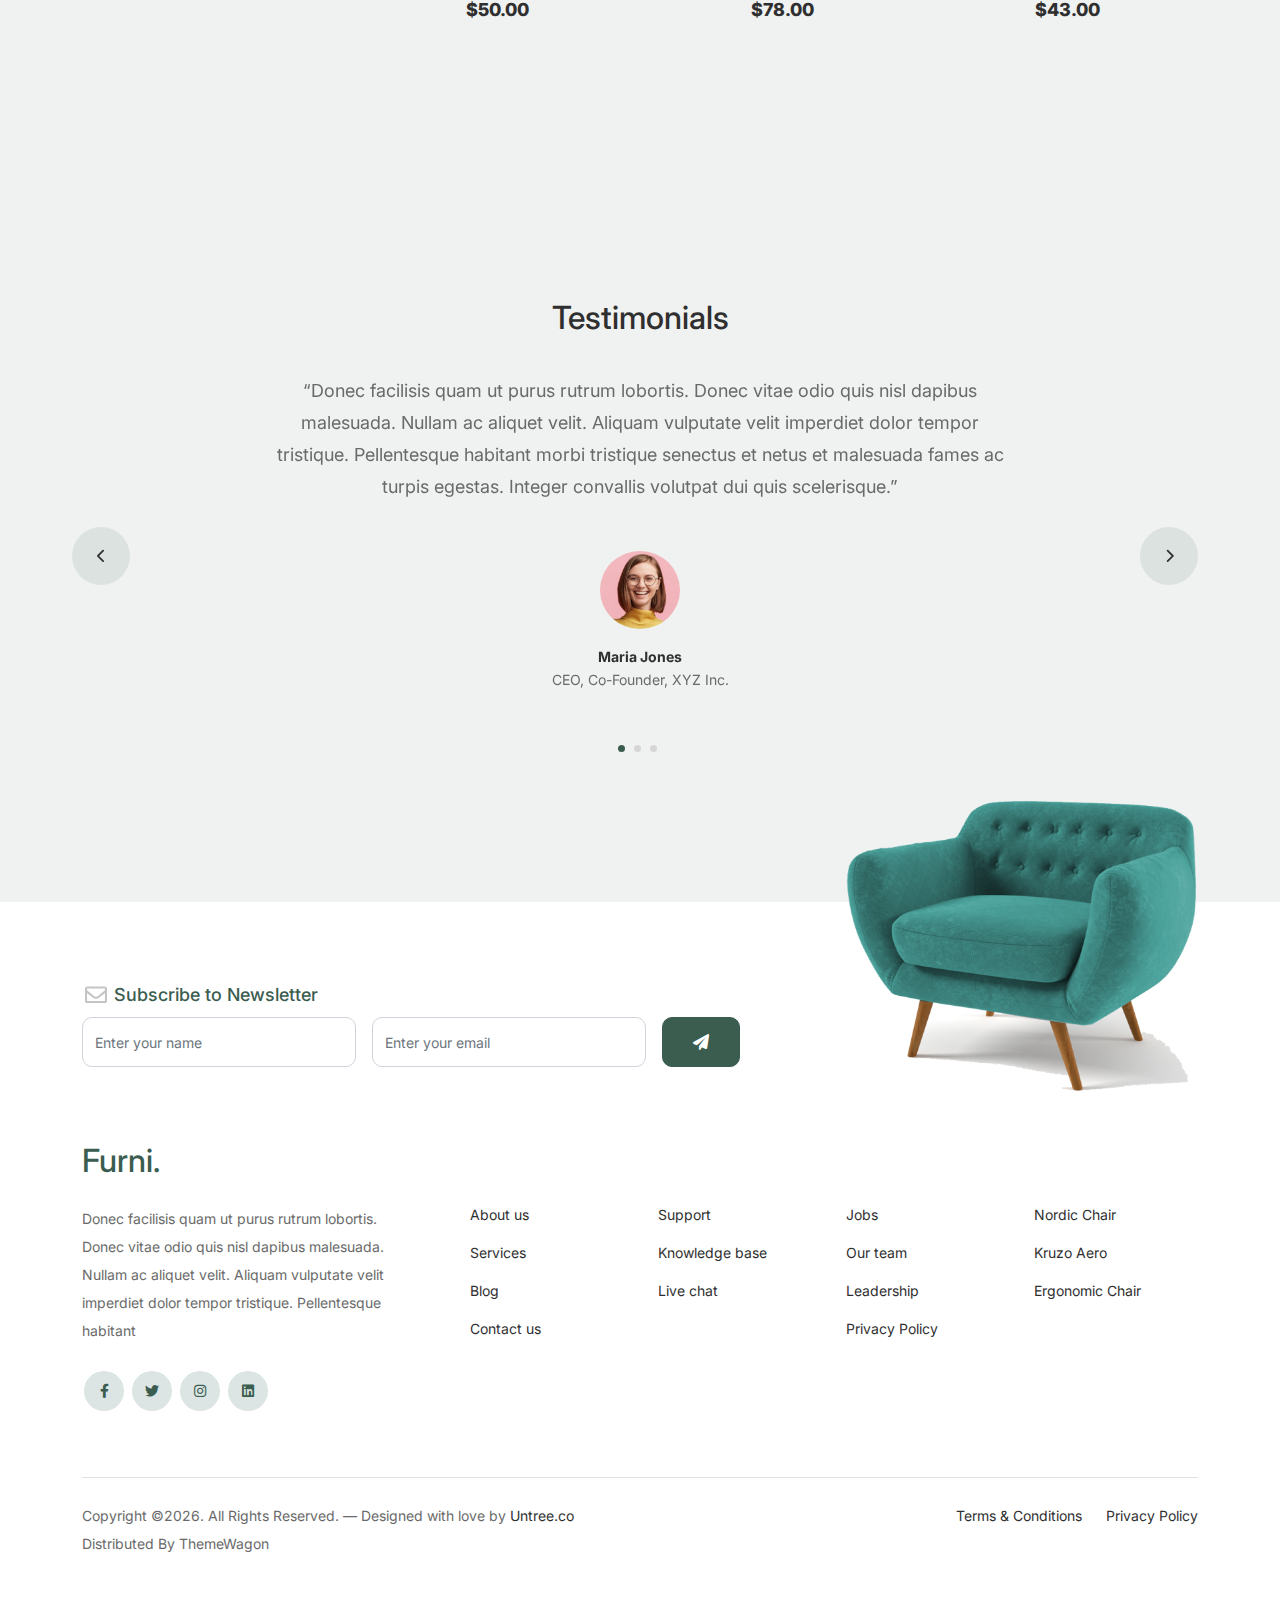
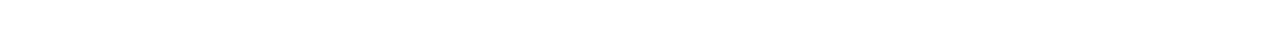
<file: furni-1.0.0/services.html>
<!-- /*
* Bootstrap 5
* Template Name: Furni
* Template Author: Untree.co
* Template URI: https://untree.co/
* License: https://creativecommons.org/licenses/by/3.0/
*/ -->
<!doctype html>
<html lang="en">
<head>
  <meta charset="utf-8">
  <meta name="viewport" content="width=device-width, initial-scale=1, shrink-to-fit=no">
  <meta name="author" content="Untree.co">
  <link rel="shortcut icon" href="favicon.png">

  <meta name="description" content="" />
  <meta name="keywords" content="bootstrap, bootstrap4" />

		<!-- Bootstrap CSS -->
		<link href="css/bootstrap.min.css" rel="stylesheet">
		<link href="https://cdnjs.cloudflare.com/ajax/libs/font-awesome/6.0.0-beta3/css/all.min.css" rel="stylesheet">
		<link href="css/tiny-slider.css" rel="stylesheet">
		<link href="css/style.css" rel="stylesheet">
		<title>Furni Free Bootstrap 5 Template for Furniture and Interior Design Websites by Untree.co </title>
	</head>

	<body>

		<!-- Start Header/Navigation -->
		<nav class="custom-navbar navbar navbar navbar-expand-md navbar-dark bg-dark" arial-label="Furni navigation bar">

			<div class="container">
				<a class="navbar-brand" href="index.html">Furni<span>.</span></a>

				<button class="navbar-toggler" type="button" data-bs-toggle="collapse" data-bs-target="#navbarsFurni" aria-controls="navbarsFurni" aria-expanded="false" aria-label="Toggle navigation">
					<span class="navbar-toggler-icon"></span>
				</button>

				<div class="collapse navbar-collapse" id="navbarsFurni">
					<ul class="custom-navbar-nav navbar-nav ms-auto mb-2 mb-md-0">
						<li class="nav-item">
							<a class="nav-link" href="index.html">Home</a>
						</li>
						<li><a class="nav-link" href="shop.html">Shop</a></li>
						<li><a class="nav-link" href="about.html">About us</a></li>
						<li class="active"><a class="nav-link" href="services.html">Services</a></li>
						<li><a class="nav-link" href="blog.html">Blog</a></li>
						<li><a class="nav-link" href="contact.html">Contact us</a></li>
					</ul>

					<ul class="custom-navbar-cta navbar-nav mb-2 mb-md-0 ms-5">
						<li><a class="nav-link" href="#"><img src="images/user.svg"></a></li>
						<li><a class="nav-link" href="cart.html"><img src="images/cart.svg"></a></li>
					</ul>
				</div>
			</div>
				
		</nav>
		<!-- End Header/Navigation -->

		<!-- Start Hero Section -->
			<div class="hero">
				<div class="container">
					<div class="row justify-content-between">
						<div class="col-lg-5">
							<div class="intro-excerpt">
								<h1>Services</h1>
								<p class="mb-4">Donec vitae odio quis nisl dapibus malesuada. Nullam ac aliquet velit. Aliquam vulputate velit imperdiet dolor tempor tristique.</p>
								<p><a href="" class="btn btn-secondary me-2">Shop Now</a><a href="#" class="btn btn-white-outline">Explore</a></p>
							</div>
						</div>
						<div class="col-lg-7">
							<div class="hero-img-wrap">
								<img src="images/couch.png" class="img-fluid">
							</div>
						</div>
					</div>
				</div>
			</div>
		<!-- End Hero Section -->

		

		<!-- Start Why Choose Us Section -->
		<div class="why-choose-section">
			<div class="container">
				
				
				<div class="row my-5">
					<div class="col-6 col-md-6 col-lg-3 mb-4">
						<div class="feature">
							<div class="icon">
								<img src="images/truck.svg" alt="Image" class="imf-fluid">
							</div>
							<h3>Fast &amp; Free Shipping</h3>
							<p>Donec vitae odio quis nisl dapibus malesuada. Nullam ac aliquet velit. Aliquam vulputate.</p>
						</div>
					</div>

					<div class="col-6 col-md-6 col-lg-3 mb-4">
						<div class="feature">
							<div class="icon">
								<img src="images/bag.svg" alt="Image" class="imf-fluid">
							</div>
							<h3>Easy to Shop</h3>
							<p>Donec vitae odio quis nisl dapibus malesuada. Nullam ac aliquet velit. Aliquam vulputate.</p>
						</div>
					</div>

					<div class="col-6 col-md-6 col-lg-3 mb-4">
						<div class="feature">
							<div class="icon">
								<img src="images/support.svg" alt="Image" class="imf-fluid">
							</div>
							<h3>24/7 Support</h3>
							<p>Donec vitae odio quis nisl dapibus malesuada. Nullam ac aliquet velit. Aliquam vulputate.</p>
						</div>
					</div>

					<div class="col-6 col-md-6 col-lg-3 mb-4">
						<div class="feature">
							<div class="icon">
								<img src="images/return.svg" alt="Image" class="imf-fluid">
							</div>
							<h3>Hassle Free Returns</h3>
							<p>Donec vitae odio quis nisl dapibus malesuada. Nullam ac aliquet velit. Aliquam vulputate.</p>
						</div>
					</div>

					<div class="col-6 col-md-6 col-lg-3 mb-4">
						<div class="feature">
							<div class="icon">
								<img src="images/truck.svg" alt="Image" class="imf-fluid">
							</div>
							<h3>Fast &amp; Free Shipping</h3>
							<p>Donec vitae odio quis nisl dapibus malesuada. Nullam ac aliquet velit. Aliquam vulputate.</p>
						</div>
					</div>

					<div class="col-6 col-md-6 col-lg-3 mb-4">
						<div class="feature">
							<div class="icon">
								<img src="images/bag.svg" alt="Image" class="imf-fluid">
							</div>
							<h3>Easy to Shop</h3>
							<p>Donec vitae odio quis nisl dapibus malesuada. Nullam ac aliquet velit. Aliquam vulputate.</p>
						</div>
					</div>

					<div class="col-6 col-md-6 col-lg-3 mb-4">
						<div class="feature">
							<div class="icon">
								<img src="images/support.svg" alt="Image" class="imf-fluid">
							</div>
							<h3>24/7 Support</h3>
							<p>Donec vitae odio quis nisl dapibus malesuada. Nullam ac aliquet velit. Aliquam vulputate.</p>
						</div>
					</div>

					<div class="col-6 col-md-6 col-lg-3 mb-4">
						<div class="feature">
							<div class="icon">
								<img src="images/return.svg" alt="Image" class="imf-fluid">
							</div>
							<h3>Hassle Free Returns</h3>
							<p>Donec vitae odio quis nisl dapibus malesuada. Nullam ac aliquet velit. Aliquam vulputate.</p>
						</div>
					</div>

				</div>
			
			</div>
		</div>
		<!-- End Why Choose Us Section -->

		<!-- Start Product Section -->
		<div class="product-section pt-0">
			<div class="container">
				<div class="row">

					<!-- Start Column 1 -->
					<div class="col-md-12 col-lg-3 mb-5 mb-lg-0">
						<h2 class="mb-4 section-title">Crafted with excellent material.</h2>
						<p class="mb-4">Donec vitae odio quis nisl dapibus malesuada. Nullam ac aliquet velit. Aliquam vulputate velit imperdiet dolor tempor tristique. </p>
						<p><a href="#" class="btn">Explore</a></p>
					</div> 
					<!-- End Column 1 -->

					<!-- Start Column 2 -->
					<div class="col-12 col-md-4 col-lg-3 mb-5 mb-md-0">
						<a class="product-item" href="#">
							<img src="images/product-1.png" class="img-fluid product-thumbnail">
							<h3 class="product-title">Nordic Chair</h3>
							<strong class="product-price">$50.00</strong>

							<span class="icon-cross">
								<img src="images/cross.svg" class="img-fluid">
							</span>
						</a>
					</div> 
					<!-- End Column 2 -->

					<!-- Start Column 3 -->
					<div class="col-12 col-md-4 col-lg-3 mb-5 mb-md-0">
						<a class="product-item" href="#">
							<img src="images/product-2.png" class="img-fluid product-thumbnail">
							<h3 class="product-title">Kruzo Aero Chair</h3>
							<strong class="product-price">$78.00</strong>

							<span class="icon-cross">
								<img src="images/cross.svg" class="img-fluid">
							</span>
						</a>
					</div>
					<!-- End Column 3 -->

					<!-- Start Column 4 -->
					<div class="col-12 col-md-4 col-lg-3 mb-5 mb-md-0">
						<a class="product-item" href="#">
							<img src="images/product-3.png" class="img-fluid product-thumbnail">
							<h3 class="product-title">Ergonomic Chair</h3>
							<strong class="product-price">$43.00</strong>

							<span class="icon-cross">
								<img src="images/cross.svg" class="img-fluid">
							</span>
						</a>
					</div>
					<!-- End Column 4 -->

				</div>
			</div>
		</div>
		<!-- End Product Section -->

		

		<!-- Start Testimonial Slider -->
		<div class="testimonial-section before-footer-section">
			<div class="container">
				<div class="row">
					<div class="col-lg-7 mx-auto text-center">
						<h2 class="section-title">Testimonials</h2>
					</div>
				</div>

				<div class="row justify-content-center">
					<div class="col-lg-12">
						<div class="testimonial-slider-wrap text-center">

							<div id="testimonial-nav">
								<span class="prev" data-controls="prev"><span class="fa fa-chevron-left"></span></span>
								<span class="next" data-controls="next"><span class="fa fa-chevron-right"></span></span>
							</div>

							<div class="testimonial-slider">
								
								<div class="item">
									<div class="row justify-content-center">
										<div class="col-lg-8 mx-auto">

											<div class="testimonial-block text-center">
												<blockquote class="mb-5">
													<p>&ldquo;Donec facilisis quam ut purus rutrum lobortis. Donec vitae odio quis nisl dapibus malesuada. Nullam ac aliquet velit. Aliquam vulputate velit imperdiet dolor tempor tristique. Pellentesque habitant morbi tristique senectus et netus et malesuada fames ac turpis egestas. Integer convallis volutpat dui quis scelerisque.&rdquo;</p>
												</blockquote>

												<div class="author-info">
													<div class="author-pic">
														<img src="images/person-1.png" alt="Maria Jones" class="img-fluid">
													</div>
													<h3 class="font-weight-bold">Maria Jones</h3>
													<span class="position d-block mb-3">CEO, Co-Founder, XYZ Inc.</span>
												</div>
											</div>

										</div>
									</div>
								</div> 
								<!-- END item -->

								<div class="item">
									<div class="row justify-content-center">
										<div class="col-lg-8 mx-auto">

											<div class="testimonial-block text-center">
												<blockquote class="mb-5">
													<p>&ldquo;Donec facilisis quam ut purus rutrum lobortis. Donec vitae odio quis nisl dapibus malesuada. Nullam ac aliquet velit. Aliquam vulputate velit imperdiet dolor tempor tristique. Pellentesque habitant morbi tristique senectus et netus et malesuada fames ac turpis egestas. Integer convallis volutpat dui quis scelerisque.&rdquo;</p>
												</blockquote>

												<div class="author-info">
													<div class="author-pic">
														<img src="images/person-1.png" alt="Maria Jones" class="img-fluid">
													</div>
													<h3 class="font-weight-bold">Maria Jones</h3>
													<span class="position d-block mb-3">CEO, Co-Founder, XYZ Inc.</span>
												</div>
											</div>

										</div>
									</div>
								</div> 
								<!-- END item -->

								<div class="item">
									<div class="row justify-content-center">
										<div class="col-lg-8 mx-auto">

											<div class="testimonial-block text-center">
												<blockquote class="mb-5">
													<p>&ldquo;Donec facilisis quam ut purus rutrum lobortis. Donec vitae odio quis nisl dapibus malesuada. Nullam ac aliquet velit. Aliquam vulputate velit imperdiet dolor tempor tristique. Pellentesque habitant morbi tristique senectus et netus et malesuada fames ac turpis egestas. Integer convallis volutpat dui quis scelerisque.&rdquo;</p>
												</blockquote>

												<div class="author-info">
													<div class="author-pic">
														<img src="images/person-1.png" alt="Maria Jones" class="img-fluid">
													</div>
													<h3 class="font-weight-bold">Maria Jones</h3>
													<span class="position d-block mb-3">CEO, Co-Founder, XYZ Inc.</span>
												</div>
											</div>

										</div>
									</div>
								</div> 
								<!-- END item -->

							</div>

						</div>
					</div>
				</div>
			</div>
		</div>
		<!-- End Testimonial Slider -->

		

		<!-- Start Footer Section -->
		<footer class="footer-section">
			<div class="container relative">

				<div class="sofa-img">
					<img src="images/sofa.png" alt="Image" class="img-fluid">
				</div>

				<div class="row">
					<div class="col-lg-8">
						<div class="subscription-form">
							<h3 class="d-flex align-items-center"><span class="me-1"><img src="images/envelope-outline.svg" alt="Image" class="img-fluid"></span><span>Subscribe to Newsletter</span></h3>

							<form action="#" class="row g-3">
								<div class="col-auto">
									<input type="text" class="form-control" placeholder="Enter your name">
								</div>
								<div class="col-auto">
									<input type="email" class="form-control" placeholder="Enter your email">
								</div>
								<div class="col-auto">
									<button class="btn btn-primary">
										<span class="fa fa-paper-plane"></span>
									</button>
								</div>
							</form>

						</div>
					</div>
				</div>

				<div class="row g-5 mb-5">
					<div class="col-lg-4">
						<div class="mb-4 footer-logo-wrap"><a href="#" class="footer-logo">Furni<span>.</span></a></div>
						<p class="mb-4">Donec facilisis quam ut purus rutrum lobortis. Donec vitae odio quis nisl dapibus malesuada. Nullam ac aliquet velit. Aliquam vulputate velit imperdiet dolor tempor tristique. Pellentesque habitant</p>

						<ul class="list-unstyled custom-social">
							<li><a href="#"><span class="fa fa-brands fa-facebook-f"></span></a></li>
							<li><a href="#"><span class="fa fa-brands fa-twitter"></span></a></li>
							<li><a href="#"><span class="fa fa-brands fa-instagram"></span></a></li>
							<li><a href="#"><span class="fa fa-brands fa-linkedin"></span></a></li>
						</ul>
					</div>

					<div class="col-lg-8">
						<div class="row links-wrap">
							<div class="col-6 col-sm-6 col-md-3">
								<ul class="list-unstyled">
									<li><a href="#">About us</a></li>
									<li><a href="#">Services</a></li>
									<li><a href="#">Blog</a></li>
									<li><a href="#">Contact us</a></li>
								</ul>
							</div>

							<div class="col-6 col-sm-6 col-md-3">
								<ul class="list-unstyled">
									<li><a href="#">Support</a></li>
									<li><a href="#">Knowledge base</a></li>
									<li><a href="#">Live chat</a></li>
								</ul>
							</div>

							<div class="col-6 col-sm-6 col-md-3">
								<ul class="list-unstyled">
									<li><a href="#">Jobs</a></li>
									<li><a href="#">Our team</a></li>
									<li><a href="#">Leadership</a></li>
									<li><a href="#">Privacy Policy</a></li>
								</ul>
							</div>

							<div class="col-6 col-sm-6 col-md-3">
								<ul class="list-unstyled">
									<li><a href="#">Nordic Chair</a></li>
									<li><a href="#">Kruzo Aero</a></li>
									<li><a href="#">Ergonomic Chair</a></li>
								</ul>
							</div>
						</div>
					</div>

				</div>

				<div class="border-top copyright">
					<div class="row pt-4">
						<div class="col-lg-6">
							<p class="mb-2 text-center text-lg-start">Copyright &copy;<script>document.write(new Date().getFullYear());</script>. All Rights Reserved. &mdash; Designed with love by <a href="https://untree.co">Untree.co</a> Distributed By <a hreff="https://themewagon.com">ThemeWagon</a> <!-- License information: https://untree.co/license/ -->
            </p>
						</div>

						<div class="col-lg-6 text-center text-lg-end">
							<ul class="list-unstyled d-inline-flex ms-auto">
								<li class="me-4"><a href="#">Terms &amp; Conditions</a></li>
								<li><a href="#">Privacy Policy</a></li>
							</ul>
						</div>

					</div>
				</div>

			</div>
		</footer>
		<!-- End Footer Section -->	


		<script src="js/bootstrap.bundle.min.js"></script>
		<script src="js/tiny-slider.js"></script>
		<script src="js/custom.js"></script>
	</body>

</html>
</file>
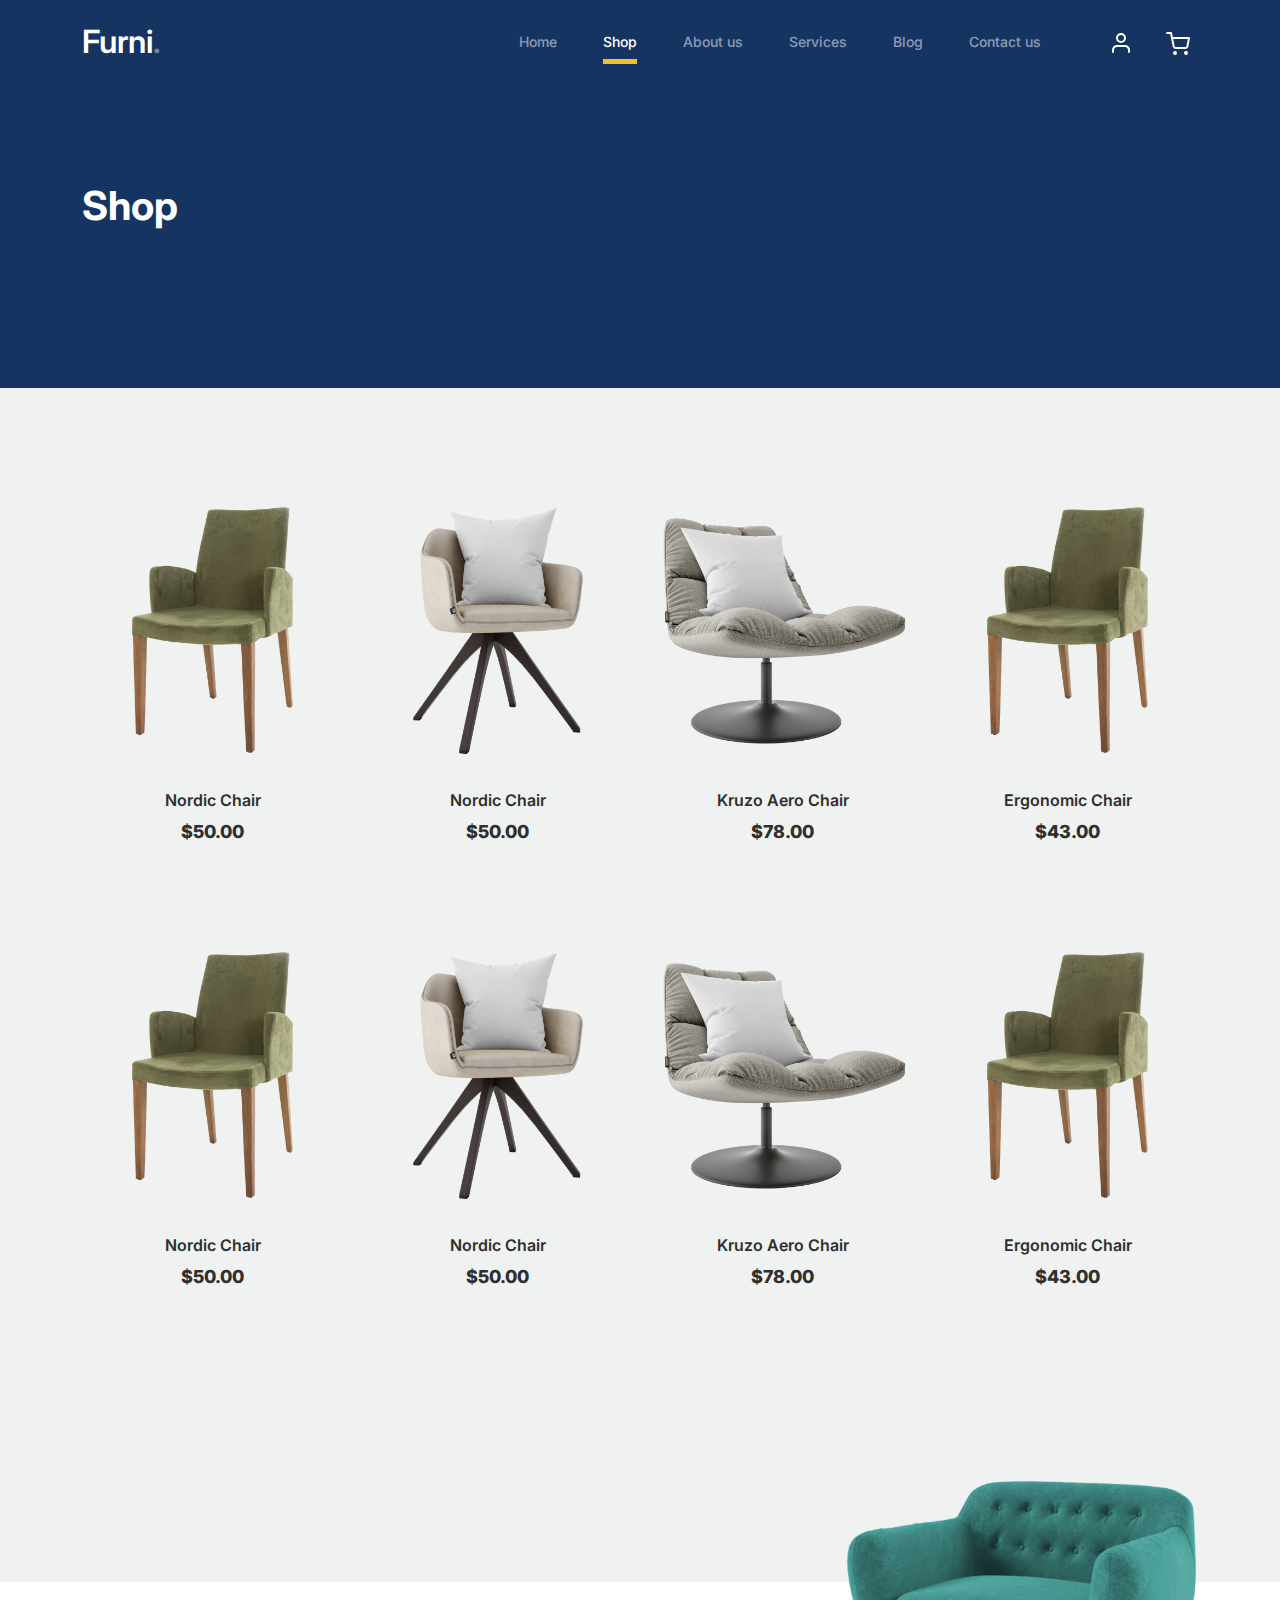
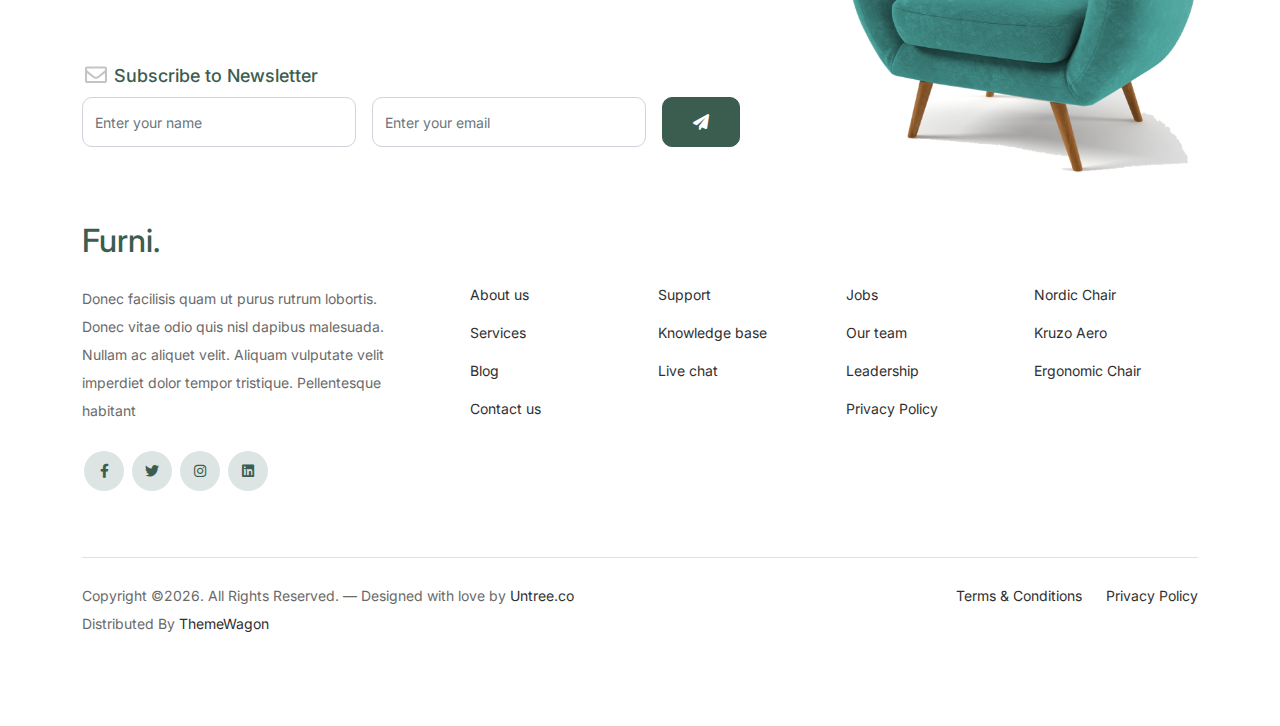
<file: furni-1.0.0/shop.html>
<!-- /*
* Bootstrap 5
* Template Name: Furni
* Template Author: Untree.co
* Template URI: https://untree.co/
* License: https://creativecommons.org/licenses/by/3.0/
*/ -->
<!doctype html>
<html lang="en">
<head>
  <meta charset="utf-8">
  <meta name="viewport" content="width=device-width, initial-scale=1, shrink-to-fit=no">
  <meta name="author" content="Untree.co">
  <link rel="shortcut icon" href="favicon.png">

  <meta name="description" content="" />
  <meta name="keywords" content="bootstrap, bootstrap4" />

		<!-- Bootstrap CSS -->
		<link href="css/bootstrap.min.css" rel="stylesheet">
		<link href="https://cdnjs.cloudflare.com/ajax/libs/font-awesome/6.0.0-beta3/css/all.min.css" rel="stylesheet">
		<link href="css/tiny-slider.css" rel="stylesheet">
		<link href="css/style.css" rel="stylesheet">
		<title>Furni Free Bootstrap 5 Template for Furniture and Interior Design Websites by Untree.co </title>
	</head>

	<body>

		<!-- Start Header/Navigation -->
		<nav class="custom-navbar navbar navbar navbar-expand-md navbar-dark bg-dark" arial-label="Furni navigation bar">

			<div class="container">
				<a class="navbar-brand" href="index.html">Furni<span>.</span></a>

				<button class="navbar-toggler" type="button" data-bs-toggle="collapse" data-bs-target="#navbarsFurni" aria-controls="navbarsFurni" aria-expanded="false" aria-label="Toggle navigation">
					<span class="navbar-toggler-icon"></span>
				</button>

				<div class="collapse navbar-collapse" id="navbarsFurni">
					<ul class="custom-navbar-nav navbar-nav ms-auto mb-2 mb-md-0">
						<li class="nav-item ">
							<a class="nav-link" href="index.html">Home</a>
						</li>
						<li class="active"><a class="nav-link" href="shop.html">Shop</a></li>
						<li><a class="nav-link" href="about.html">About us</a></li>
						<li><a class="nav-link" href="services.html">Services</a></li>
						<li><a class="nav-link" href="blog.html">Blog</a></li>
						<li><a class="nav-link" href="contact.html">Contact us</a></li>
					</ul>

					<ul class="custom-navbar-cta navbar-nav mb-2 mb-md-0 ms-5">
						<li><a class="nav-link" href="#"><img src="images/user.svg"></a></li>
						<li><a class="nav-link" href="cart.html"><img src="images/cart.svg"></a></li>
					</ul>
				</div>
			</div>
				
		</nav>
		<!-- End Header/Navigation -->

		<!-- Start Hero Section -->
			<div class="hero">
				<div class="container">
					<div class="row justify-content-between">
						<div class="col-lg-5">
							<div class="intro-excerpt">
								<h1>Shop</h1>
							</div>
						</div>
						<div class="col-lg-7">
							
						</div>
					</div>
				</div>
			</div>
		<!-- End Hero Section -->

		

		<div class="untree_co-section product-section before-footer-section">
		    <div class="container">
		      	<div class="row">

		      		<!-- Start Column 1 -->
					<div class="col-12 col-md-4 col-lg-3 mb-5">
						<a class="product-item" href="#">
							<img src="images/product-3.png" class="img-fluid product-thumbnail">
							<h3 class="product-title">Nordic Chair</h3>
							<strong class="product-price">$50.00</strong>

							<span class="icon-cross">
								<img src="images/cross.svg" class="img-fluid">
							</span>
						</a>
					</div> 
					<!-- End Column 1 -->
						
					<!-- Start Column 2 -->
					<div class="col-12 col-md-4 col-lg-3 mb-5">
						<a class="product-item" href="#">
							<img src="images/product-1.png" class="img-fluid product-thumbnail">
							<h3 class="product-title">Nordic Chair</h3>
							<strong class="product-price">$50.00</strong>

							<span class="icon-cross">
								<img src="images/cross.svg" class="img-fluid">
							</span>
						</a>
					</div> 
					<!-- End Column 2 -->

					<!-- Start Column 3 -->
					<div class="col-12 col-md-4 col-lg-3 mb-5">
						<a class="product-item" href="#">
							<img src="images/product-2.png" class="img-fluid product-thumbnail">
							<h3 class="product-title">Kruzo Aero Chair</h3>
							<strong class="product-price">$78.00</strong>

							<span class="icon-cross">
								<img src="images/cross.svg" class="img-fluid">
							</span>
						</a>
					</div>
					<!-- End Column 3 -->

					<!-- Start Column 4 -->
					<div class="col-12 col-md-4 col-lg-3 mb-5">
						<a class="product-item" href="#">
							<img src="images/product-3.png" class="img-fluid product-thumbnail">
							<h3 class="product-title">Ergonomic Chair</h3>
							<strong class="product-price">$43.00</strong>

							<span class="icon-cross">
								<img src="images/cross.svg" class="img-fluid">
							</span>
						</a>
					</div>
					<!-- End Column 4 -->


					<!-- Start Column 1 -->
					<div class="col-12 col-md-4 col-lg-3 mb-5">
						<a class="product-item" href="#">
							<img src="images/product-3.png" class="img-fluid product-thumbnail">
							<h3 class="product-title">Nordic Chair</h3>
							<strong class="product-price">$50.00</strong>

							<span class="icon-cross">
								<img src="images/cross.svg" class="img-fluid">
							</span>
						</a>
					</div> 
					<!-- End Column 1 -->
						
					<!-- Start Column 2 -->
					<div class="col-12 col-md-4 col-lg-3 mb-5">
						<a class="product-item" href="#">
							<img src="images/product-1.png" class="img-fluid product-thumbnail">
							<h3 class="product-title">Nordic Chair</h3>
							<strong class="product-price">$50.00</strong>

							<span class="icon-cross">
								<img src="images/cross.svg" class="img-fluid">
							</span>
						</a>
					</div> 
					<!-- End Column 2 -->

					<!-- Start Column 3 -->
					<div class="col-12 col-md-4 col-lg-3 mb-5">
						<a class="product-item" href="#">
							<img src="images/product-2.png" class="img-fluid product-thumbnail">
							<h3 class="product-title">Kruzo Aero Chair</h3>
							<strong class="product-price">$78.00</strong>

							<span class="icon-cross">
								<img src="images/cross.svg" class="img-fluid">
							</span>
						</a>
					</div>
					<!-- End Column 3 -->

					<!-- Start Column 4 -->
					<div class="col-12 col-md-4 col-lg-3 mb-5">
						<a class="product-item" href="#">
							<img src="images/product-3.png" class="img-fluid product-thumbnail">
							<h3 class="product-title">Ergonomic Chair</h3>
							<strong class="product-price">$43.00</strong>

							<span class="icon-cross">
								<img src="images/cross.svg" class="img-fluid">
							</span>
						</a>
					</div>
					<!-- End Column 4 -->

		      	</div>
		    </div>
		</div>


		<!-- Start Footer Section -->
		<footer class="footer-section">
			<div class="container relative">

				<div class="sofa-img">
					<img src="images/sofa.png" alt="Image" class="img-fluid">
				</div>

				<div class="row">
					<div class="col-lg-8">
						<div class="subscription-form">
							<h3 class="d-flex align-items-center"><span class="me-1"><img src="images/envelope-outline.svg" alt="Image" class="img-fluid"></span><span>Subscribe to Newsletter</span></h3>

							<form action="#" class="row g-3">
								<div class="col-auto">
									<input type="text" class="form-control" placeholder="Enter your name">
								</div>
								<div class="col-auto">
									<input type="email" class="form-control" placeholder="Enter your email">
								</div>
								<div class="col-auto">
									<button class="btn btn-primary">
										<span class="fa fa-paper-plane"></span>
									</button>
								</div>
							</form>

						</div>
					</div>
				</div>

				<div class="row g-5 mb-5">
					<div class="col-lg-4">
						<div class="mb-4 footer-logo-wrap"><a href="#" class="footer-logo">Furni<span>.</span></a></div>
						<p class="mb-4">Donec facilisis quam ut purus rutrum lobortis. Donec vitae odio quis nisl dapibus malesuada. Nullam ac aliquet velit. Aliquam vulputate velit imperdiet dolor tempor tristique. Pellentesque habitant</p>

						<ul class="list-unstyled custom-social">
							<li><a href="#"><span class="fa fa-brands fa-facebook-f"></span></a></li>
							<li><a href="#"><span class="fa fa-brands fa-twitter"></span></a></li>
							<li><a href="#"><span class="fa fa-brands fa-instagram"></span></a></li>
							<li><a href="#"><span class="fa fa-brands fa-linkedin"></span></a></li>
						</ul>
					</div>

					<div class="col-lg-8">
						<div class="row links-wrap">
							<div class="col-6 col-sm-6 col-md-3">
								<ul class="list-unstyled">
									<li><a href="#">About us</a></li>
									<li><a href="#">Services</a></li>
									<li><a href="#">Blog</a></li>
									<li><a href="#">Contact us</a></li>
								</ul>
							</div>

							<div class="col-6 col-sm-6 col-md-3">
								<ul class="list-unstyled">
									<li><a href="#">Support</a></li>
									<li><a href="#">Knowledge base</a></li>
									<li><a href="#">Live chat</a></li>
								</ul>
							</div>

							<div class="col-6 col-sm-6 col-md-3">
								<ul class="list-unstyled">
									<li><a href="#">Jobs</a></li>
									<li><a href="#">Our team</a></li>
									<li><a href="#">Leadership</a></li>
									<li><a href="#">Privacy Policy</a></li>
								</ul>
							</div>

							<div class="col-6 col-sm-6 col-md-3">
								<ul class="list-unstyled">
									<li><a href="#">Nordic Chair</a></li>
									<li><a href="#">Kruzo Aero</a></li>
									<li><a href="#">Ergonomic Chair</a></li>
								</ul>
							</div>
						</div>
					</div>

				</div>

				<div class="border-top copyright">
					<div class="row pt-4">
						<div class="col-lg-6">
							<p class="mb-2 text-center text-lg-start">Copyright &copy;<script>document.write(new Date().getFullYear());</script>. All Rights Reserved. &mdash; Designed with love by <a href="https://untree.co">Untree.co</a>  Distributed By <a href="https://themewagon.com">ThemeWagon</a> <!-- License information: https://untree.co/license/ -->
            </p>
						</div>

						<div class="col-lg-6 text-center text-lg-end">
							<ul class="list-unstyled d-inline-flex ms-auto">
								<li class="me-4"><a href="#">Terms &amp; Conditions</a></li>
								<li><a href="#">Privacy Policy</a></li>
							</ul>
						</div>

					</div>
				</div>

			</div>
		</footer>
		<!-- End Footer Section -->	


		<script src="js/bootstrap.bundle.min.js"></script>
		<script src="js/tiny-slider.js"></script>
		<script src="js/custom.js"></script>
	</body>

</html>
</file>
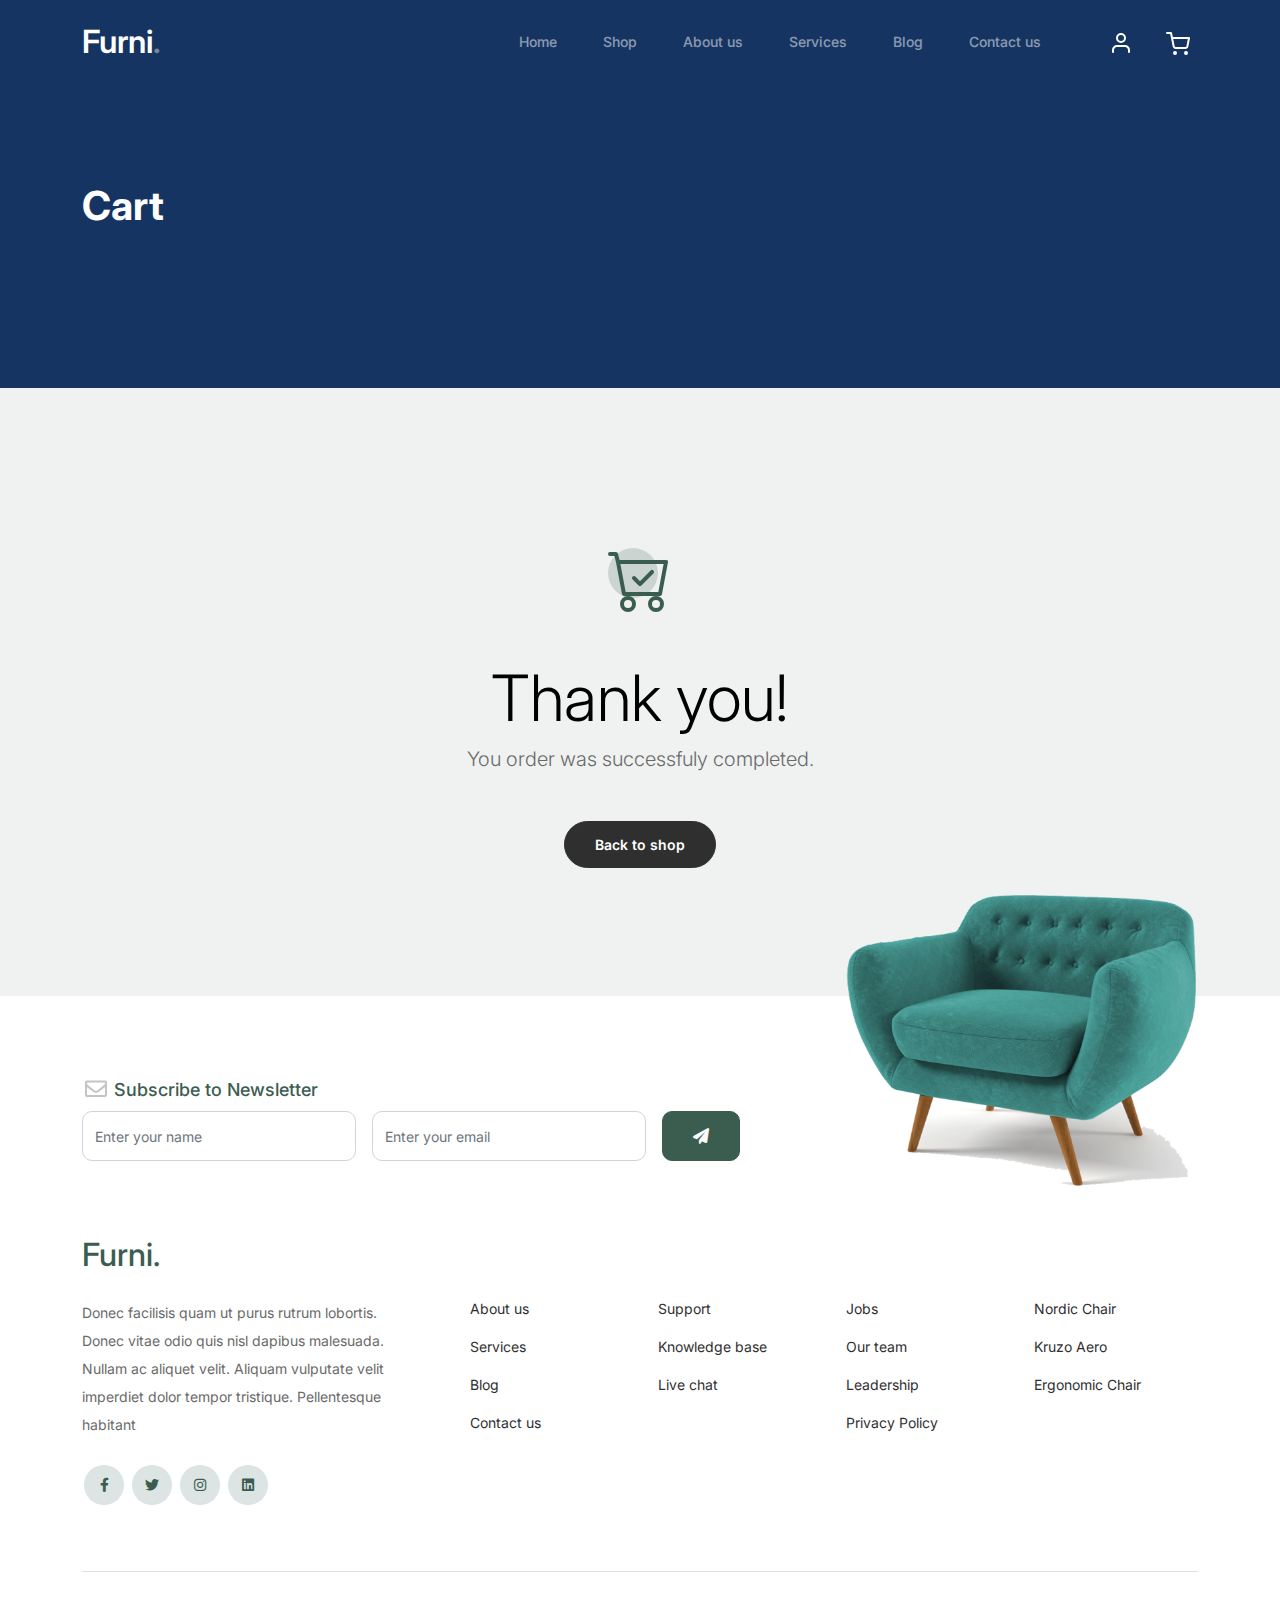
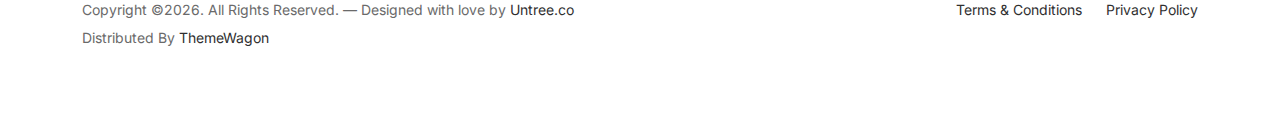
<file: furni-1.0.0/thankyou.html>
<!-- /*
* Bootstrap 5
* Template Name: Furni
* Template Author: Untree.co
* Template URI: https://untree.co/
* License: https://creativecommons.org/licenses/by/3.0/
*/ -->
<!doctype html>
<html lang="en">
<head>
  <meta charset="utf-8">
  <meta name="viewport" content="width=device-width, initial-scale=1, shrink-to-fit=no">
  <meta name="author" content="Untree.co">
  <link rel="shortcut icon" href="favicon.png">

  <meta name="description" content="" />
  <meta name="keywords" content="bootstrap, bootstrap4" />

		<!-- Bootstrap CSS -->
		<link href="css/bootstrap.min.css" rel="stylesheet">
		<link href="https://cdnjs.cloudflare.com/ajax/libs/font-awesome/6.0.0-beta3/css/all.min.css" rel="stylesheet">
		<link href="css/tiny-slider.css" rel="stylesheet">
		<link href="css/style.css" rel="stylesheet">
		<title>Furni Free Bootstrap 5 Template for Furniture and Interior Design Websites by Untree.co </title>
	</head>

	<body>

		<!-- Start Header/Navigation -->
		<nav class="custom-navbar navbar navbar navbar-expand-md navbar-dark bg-dark" arial-label="Furni navigation bar">

			<div class="container">
				<a class="navbar-brand" href="index.html">Furni<span>.</span></a>

				<button class="navbar-toggler" type="button" data-bs-toggle="collapse" data-bs-target="#navbarsFurni" aria-controls="navbarsFurni" aria-expanded="false" aria-label="Toggle navigation">
					<span class="navbar-toggler-icon"></span>
				</button>

				<div class="collapse navbar-collapse" id="navbarsFurni">
					<ul class="custom-navbar-nav navbar-nav ms-auto mb-2 mb-md-0">
						<li class="nav-item ">
							<a class="nav-link" href="index.html">Home</a>
						</li>
						<li><a class="nav-link" href="shop.html">Shop</a></li>
						<li><a class="nav-link" href="about.html">About us</a></li>
						<li><a class="nav-link" href="services.html">Services</a></li>
						<li><a class="nav-link" href="blog.html">Blog</a></li>
						<li><a class="nav-link" href="contact.html">Contact us</a></li>
					</ul>

					<ul class="custom-navbar-cta navbar-nav mb-2 mb-md-0 ms-5">
						<li><a class="nav-link" href="#"><img src="images/user.svg"></a></li>
						<li><a class="nav-link" href="cart.html"><img src="images/cart.svg"></a></li>
					</ul>
				</div>
			</div>
				
		</nav>
		<!-- End Header/Navigation -->

		<!-- Start Hero Section -->
			<div class="hero">
				<div class="container">
					<div class="row justify-content-between">
						<div class="col-lg-5">
							<div class="intro-excerpt">
								<h1>Cart</h1>
							</div>
						</div>
						<div class="col-lg-7">
							
						</div>
					</div>
				</div>
			</div>
		<!-- End Hero Section -->

		

		<div class="untree_co-section">
    <div class="container">
      <div class="row">
        <div class="col-md-12 text-center pt-5">
          <span class="display-3 thankyou-icon text-primary">
            <svg width="1em" height="1em" viewBox="0 0 16 16" class="bi bi-cart-check mb-5" fill="currentColor" xmlns="http://www.w3.org/2000/svg">
              <path fill-rule="evenodd" d="M11.354 5.646a.5.5 0 0 1 0 .708l-3 3a.5.5 0 0 1-.708 0l-1.5-1.5a.5.5 0 1 1 .708-.708L8 8.293l2.646-2.647a.5.5 0 0 1 .708 0z"/>
              <path fill-rule="evenodd" d="M0 1.5A.5.5 0 0 1 .5 1H2a.5.5 0 0 1 .485.379L2.89 3H14.5a.5.5 0 0 1 .491.592l-1.5 8A.5.5 0 0 1 13 12H4a.5.5 0 0 1-.491-.408L2.01 3.607 1.61 2H.5a.5.5 0 0 1-.5-.5zM3.102 4l1.313 7h8.17l1.313-7H3.102zM5 12a2 2 0 1 0 0 4 2 2 0 0 0 0-4zm7 0a2 2 0 1 0 0 4 2 2 0 0 0 0-4zm-7 1a1 1 0 1 0 0 2 1 1 0 0 0 0-2zm7 0a1 1 0 1 0 0 2 1 1 0 0 0 0-2z"/>
            </svg>
          </span>
          <h2 class="display-3 text-black">Thank you!</h2>
          <p class="lead mb-5">You order was successfuly completed.</p>
          <p><a href="shop.html" class="btn btn-sm btn-outline-black">Back to shop</a></p>
        </div>
      </div>
    </div>
  </div>

		<!-- Start Footer Section -->
		<footer class="footer-section">
			<div class="container relative">

				<div class="sofa-img">
					<img src="images/sofa.png" alt="Image" class="img-fluid">
				</div>

				<div class="row">
					<div class="col-lg-8">
						<div class="subscription-form">
							<h3 class="d-flex align-items-center"><span class="me-1"><img src="images/envelope-outline.svg" alt="Image" class="img-fluid"></span><span>Subscribe to Newsletter</span></h3>

							<form action="#" class="row g-3">
								<div class="col-auto">
									<input type="text" class="form-control" placeholder="Enter your name">
								</div>
								<div class="col-auto">
									<input type="email" class="form-control" placeholder="Enter your email">
								</div>
								<div class="col-auto">
									<button class="btn btn-primary">
										<span class="fa fa-paper-plane"></span>
									</button>
								</div>
							</form>

						</div>
					</div>
				</div>

				<div class="row g-5 mb-5">
					<div class="col-lg-4">
						<div class="mb-4 footer-logo-wrap"><a href="#" class="footer-logo">Furni<span>.</span></a></div>
						<p class="mb-4">Donec facilisis quam ut purus rutrum lobortis. Donec vitae odio quis nisl dapibus malesuada. Nullam ac aliquet velit. Aliquam vulputate velit imperdiet dolor tempor tristique. Pellentesque habitant</p>

						<ul class="list-unstyled custom-social">
							<li><a href="#"><span class="fa fa-brands fa-facebook-f"></span></a></li>
							<li><a href="#"><span class="fa fa-brands fa-twitter"></span></a></li>
							<li><a href="#"><span class="fa fa-brands fa-instagram"></span></a></li>
							<li><a href="#"><span class="fa fa-brands fa-linkedin"></span></a></li>
						</ul>
					</div>

					<div class="col-lg-8">
						<div class="row links-wrap">
							<div class="col-6 col-sm-6 col-md-3">
								<ul class="list-unstyled">
									<li><a href="#">About us</a></li>
									<li><a href="#">Services</a></li>
									<li><a href="#">Blog</a></li>
									<li><a href="#">Contact us</a></li>
								</ul>
							</div>

							<div class="col-6 col-sm-6 col-md-3">
								<ul class="list-unstyled">
									<li><a href="#">Support</a></li>
									<li><a href="#">Knowledge base</a></li>
									<li><a href="#">Live chat</a></li>
								</ul>
							</div>

							<div class="col-6 col-sm-6 col-md-3">
								<ul class="list-unstyled">
									<li><a href="#">Jobs</a></li>
									<li><a href="#">Our team</a></li>
									<li><a href="#">Leadership</a></li>
									<li><a href="#">Privacy Policy</a></li>
								</ul>
							</div>

							<div class="col-6 col-sm-6 col-md-3">
								<ul class="list-unstyled">
									<li><a href="#">Nordic Chair</a></li>
									<li><a href="#">Kruzo Aero</a></li>
									<li><a href="#">Ergonomic Chair</a></li>
								</ul>
							</div>
						</div>
					</div>

				</div>

				<div class="border-top copyright">
					<div class="row pt-4">
						<div class="col-lg-6">
							<p class="mb-2 text-center text-lg-start">Copyright &copy;<script>document.write(new Date().getFullYear());</script>. All Rights Reserved. &mdash; Designed with love by <a href="https://untree.co">Untree.co</a> Distributed By <a href="https://themewagon.com">ThemeWagon</a> <!-- License information: https://untree.co/license/ -->
            </p>
						</div>

						<div class="col-lg-6 text-center text-lg-end">
							<ul class="list-unstyled d-inline-flex ms-auto">
								<li class="me-4"><a href="#">Terms &amp; Conditions</a></li>
								<li><a href="#">Privacy Policy</a></li>
							</ul>
						</div>

					</div>
				</div>

			</div>
		</footer>
		<!-- End Footer Section -->	


		<script src="js/bootstrap.bundle.min.js"></script>
		<script src="js/tiny-slider.js"></script>
		<script src="js/custom.js"></script>
	</body>

</html>
</file>
<file: furni-1.0.0/css/tiny-slider.css>
.tns-outer{padding:0 !important}.tns-outer [hidden]{display:none !important}.tns-outer [aria-controls],.tns-outer [data-action]{cursor:pointer}.tns-slider{-webkit-transition:all 0s;-moz-transition:all 0s;transition:all 0s}.tns-slider>.tns-item{-webkit-box-sizing:border-box;-moz-box-sizing:border-box;box-sizing:border-box}.tns-horizontal.tns-subpixel{white-space:nowrap}.tns-horizontal.tns-subpixel>.tns-item{display:inline-block;vertical-align:top;white-space:normal}.tns-horizontal.tns-no-subpixel:after{content:'';display:table;clear:both}.tns-horizontal.tns-no-subpixel>.tns-item{float:left}.tns-horizontal.tns-carousel.tns-no-subpixel>.tns-item{margin-right:-100%}.tns-no-calc{position:relative;left:0}.tns-gallery{position:relative;left:0;min-height:1px}.tns-gallery>.tns-item{position:absolute;left:-100%;-webkit-transition:transform 0s, opacity 0s;-moz-transition:transform 0s, opacity 0s;transition:transform 0s, opacity 0s}.tns-gallery>.tns-slide-active{position:relative;left:auto !important}.tns-gallery>.tns-moving{-webkit-transition:all 0.25s;-moz-transition:all 0.25s;transition:all 0.25s}.tns-autowidth{display:inline-block}.tns-lazy-img{-webkit-transition:opacity 0.6s;-moz-transition:opacity 0.6s;transition:opacity 0.6s;opacity:0.6}.tns-lazy-img.tns-complete{opacity:1}.tns-ah{-webkit-transition:height 0s;-moz-transition:height 0s;transition:height 0s}.tns-ovh{overflow:hidden}.tns-visually-hidden{position:absolute;left:-10000em}.tns-transparent{opacity:0;visibility:hidden}.tns-fadeIn{opacity:1;filter:alpha(opacity=100);z-index:0}.tns-normal,.tns-fadeOut{opacity:0;filter:alpha(opacity=0);z-index:-1}.tns-vpfix{white-space:nowrap}.tns-vpfix>div,.tns-vpfix>li{display:inline-block}.tns-t-subp2{margin:0 auto;width:310px;position:relative;height:10px;overflow:hidden}.tns-t-ct{width:2333.3333333%;width:-webkit-calc(100% * 70 / 3);width:-moz-calc(100% * 70 / 3);width:calc(100% * 70 / 3);position:absolute;right:0}.tns-t-ct:after{content:'';display:table;clear:both}.tns-t-ct>div{width:1.4285714%;width:-webkit-calc(100% / 70);width:-moz-calc(100% / 70);width:calc(100% / 70);height:10px;float:left}

/*# sourceMappingURL=sourcemaps/tiny-slider.css.map */
</file>
<file: furni-1.0.0/css/style.css>
/*
* Template Name: UntreeStore
* Template Author: Untree.co
* Author URI: https://untree.co/
* License: https://creativecommons.org/licenses/by/3.0/
*/
@import url("https://fonts.googleapis.com/css2?family=Inter:wght@400;500;600;700;800&display=swap");
body {
  overflow-x: hidden;
  position: relative; }

body {
  font-family: "Inter", sans-serif;
  font-weight: 400;
  line-height: 28px;
  color: #6a6a6a;
  font-size: 14px;
  background-color: #eff2f1; }

a {
  text-decoration: none;
  -webkit-transition: .3s all ease;
  -o-transition: .3s all ease;
  transition: .3s all ease;
  color: #2f2f2f;
  text-decoration: underline; }
  a:hover {
    color: #2f2f2f;
    text-decoration: none; }
  a.more {
    font-weight: 600; }

.custom-navbar {
  background: #153462 !important;
  padding-top: 20px;
  padding-bottom: 20px; }
  .custom-navbar .navbar-brand {
    font-size: 32px;
    font-weight: 600; }
    .custom-navbar .navbar-brand > span {
      opacity: .4; }
  .custom-navbar .navbar-toggler {
    border-color: transparent; }
    .custom-navbar .navbar-toggler:active, .custom-navbar .navbar-toggler:focus {
      -webkit-box-shadow: none;
      box-shadow: none;
      outline: none; }
  @media (min-width: 992px) {
    .custom-navbar .custom-navbar-nav li {
      margin-left: 15px;
      margin-right: 15px; } }
  .custom-navbar .custom-navbar-nav li a {
    font-weight: 500;
    color: #ffffff !important;
    opacity: .5;
    -webkit-transition: .3s all ease;
    -o-transition: .3s all ease;
    transition: .3s all ease;
    position: relative; }
    @media (min-width: 768px) {
      .custom-navbar .custom-navbar-nav li a:before {
        content: "";
        position: absolute;
        bottom: 0;
        left: 8px;
        right: 8px;
        background: #f9bf29;
        height: 5px;
        opacity: 1;
        visibility: visible;
        width: 0;
        -webkit-transition: .15s all ease-out;
        -o-transition: .15s all ease-out;
        transition: .15s all ease-out; } }
    .custom-navbar .custom-navbar-nav li a:hover {
      opacity: 1; }
      .custom-navbar .custom-navbar-nav li a:hover:before {
        width: calc(100% - 16px); }
  .custom-navbar .custom-navbar-nav li.active a {
    opacity: 1; }
    .custom-navbar .custom-navbar-nav li.active a:before {
      width: calc(100% - 16px); }
  .custom-navbar .custom-navbar-cta {
    margin-left: 0 !important;
    -webkit-box-orient: horizontal;
    -webkit-box-direction: normal;
    -ms-flex-direction: row;
    flex-direction: row; }
    @media (min-width: 768px) {
      .custom-navbar .custom-navbar-cta {
        margin-left: 40px !important; } }
    .custom-navbar .custom-navbar-cta li {
      margin-left: 0px;
      margin-right: 0px; }
      .custom-navbar .custom-navbar-cta li:first-child {
        margin-right: 20px; }

.hero {
  background: #153462;
  padding: calc(4rem - 30px) 0 0rem 0; }
  @media (min-width: 768px) {
    .hero {
      padding: calc(4rem - 30px) 0 4rem 0; } }
  @media (min-width: 992px) {
    .hero {
      padding: calc(8rem - 30px) 0 8rem 0; } }
  .hero .intro-excerpt {
    position: relative;
    z-index: 4; }
    @media (min-width: 992px) {
      .hero .intro-excerpt {
        max-width: 450px; } }
  .hero h1 {
    font-weight: 700;
    color: #ffffff;
    margin-bottom: 30px; }
    @media (min-width: 1400px) {
      .hero h1 {
        font-size: 54px; } }
  .hero p {
    color: rgba(255, 255, 255, 0.5);
    margin-botom: 30px; }
  .hero .hero-img-wrap {
    position: relative; }
    .hero .hero-img-wrap img {
      position: relative;
      top: 0px;
      right: 0px;
      z-index: 2;
      max-width: 780px;
      left: -20px; }
      @media (min-width: 768px) {
        .hero .hero-img-wrap img {
          right: 0px;
          left: -100px; } }
      @media (min-width: 992px) {
        .hero .hero-img-wrap img {
          left: 0px;
          top: -80px;
          position: absolute;
          right: -50px; } }
      @media (min-width: 1200px) {
        .hero .hero-img-wrap img {
          left: 0px;
          top: -80px;
          right: -100px; } }
    .hero .hero-img-wrap:after {
      content: "";
      position: absolute;
      width: 255px;
      height: 217px;
      background-image: url("../images/dots-light.svg");
      background-size: contain;
      background-repeat: no-repeat;
      right: -100px;
      top: -0px; }
      @media (min-width: 1200px) {
        .hero .hero-img-wrap:after {
          top: -40px; } }

.btn {
  font-weight: 600;
  padding: 12px 30px;
  border-radius: 30px;
  color: #ffffff;
  background: #2f2f2f;
  border-color: #2f2f2f; }
  .btn:hover {
    color: #ffffff;
    background: #222222;
    border-color: #222222; }
  .btn:active, .btn:focus {
    outline: none !important;
    -webkit-box-shadow: none;
    box-shadow: none; }
  .btn.btn-primary {
    background: #3b5d50;
    border-color: #3b5d50; }
    .btn.btn-primary:hover {
      background: #314d43;
      border-color: #314d43; }
  .btn.btn-secondary {
    color: #2f2f2f;
    background: #f9bf29;
    border-color: #f9bf29; }
    .btn.btn-secondary:hover {
      background: #f8b810;
      border-color: #f8b810; }
  .btn.btn-white-outline {
    background: transparent;
    border-width: 2px;
    border-color: rgba(255, 255, 255, 0.3); }
    .btn.btn-white-outline:hover {
      border-color: white;
      color: #ffffff; }

.section-title {
  color: #2f2f2f; }

.product-section {
  padding: 7rem 0; }
  .product-section .product-item {
    text-align: center;
    text-decoration: none;
    display: block;
    position: relative;
    padding-bottom: 50px;
    cursor: pointer; }
    .product-section .product-item .product-thumbnail {
      margin-bottom: 30px;
      position: relative;
      top: 0;
      -webkit-transition: .3s all ease;
      -o-transition: .3s all ease;
      transition: .3s all ease; }
    .product-section .product-item h3 {
      font-weight: 600;
      font-size: 16px; }
    .product-section .product-item strong {
      font-weight: 800 !important;
      font-size: 18px !important; }
    .product-section .product-item h3, .product-section .product-item strong {
      color: #2f2f2f;
      text-decoration: none; }
    .product-section .product-item .icon-cross {
      position: absolute;
      width: 35px;
      height: 35px;
      display: inline-block;
      background: #2f2f2f;
      bottom: 15px;
      left: 50%;
      -webkit-transform: translateX(-50%);
      -ms-transform: translateX(-50%);
      transform: translateX(-50%);
      margin-bottom: -17.5px;
      border-radius: 50%;
      opacity: 0;
      visibility: hidden;
      -webkit-transition: .3s all ease;
      -o-transition: .3s all ease;
      transition: .3s all ease; }
      .product-section .product-item .icon-cross img {
        position: absolute;
        left: 50%;
        top: 50%;
        -webkit-transform: translate(-50%, -50%);
        -ms-transform: translate(-50%, -50%);
        transform: translate(-50%, -50%); }
    .product-section .product-item:before {
      bottom: 0;
      left: 0;
      right: 0;
      position: absolute;
      content: "";
      background: #dce5e4;
      height: 0%;
      z-index: -1;
      border-radius: 10px;
      -webkit-transition: .3s all ease;
      -o-transition: .3s all ease;
      transition: .3s all ease; }
    .product-section .product-item:hover .product-thumbnail {
      top: -25px; }
    .product-section .product-item:hover .icon-cross {
      bottom: 0;
      opacity: 1;
      visibility: visible; }
    .product-section .product-item:hover:before {
      height: 70%; }

.why-choose-section {
  padding: 7rem 0; }
  .why-choose-section .img-wrap {
    position: relative; }
    .why-choose-section .img-wrap:before {
      position: absolute;
      content: "";
      width: 255px;
      height: 217px;
      background-image: url("../images/dots-yellow.svg");
      background-repeat: no-repeat;
      background-size: contain;
      -webkit-transform: translate(-40%, -40%);
      -ms-transform: translate(-40%, -40%);
      transform: translate(-40%, -40%);
      z-index: -1; }
    .why-choose-section .img-wrap img {
      border-radius: 20px; }

.feature {
  margin-bottom: 30px; }
  .feature .icon {
    display: inline-block;
    position: relative;
    margin-bottom: 20px; }
    .feature .icon:before {
      content: "";
      width: 33px;
      height: 33px;
      position: absolute;
      background: rgba(59, 93, 80, 0.2);
      border-radius: 50%;
      right: -8px;
      bottom: 0; }
  .feature h3 {
    font-size: 14px;
    color: #2f2f2f; }
  .feature p {
    font-size: 14px;
    line-height: 22px;
    color: #6a6a6a; }

.we-help-section {
  padding: 7rem 0; }
  .we-help-section .imgs-grid {
    display: -ms-grid;
    display: grid;
    -ms-grid-columns: (1fr)[27];
    grid-template-columns: repeat(27, 1fr);
    position: relative; }
    .we-help-section .imgs-grid:before {
      position: absolute;
      content: "";
      width: 255px;
      height: 217px;
      background-image: url("../images/dots-green.svg");
      background-size: contain;
      background-repeat: no-repeat;
      -webkit-transform: translate(-40%, -40%);
      -ms-transform: translate(-40%, -40%);
      transform: translate(-40%, -40%);
      z-index: -1; }
    .we-help-section .imgs-grid .grid {
      position: relative; }
      .we-help-section .imgs-grid .grid img {
        border-radius: 20px;
        max-width: 100%; }
      .we-help-section .imgs-grid .grid.grid-1 {
        -ms-grid-column: 1;
        -ms-grid-column-span: 18;
        grid-column: 1 / span 18;
        -ms-grid-row: 1;
        -ms-grid-row-span: 27;
        grid-row: 1 / span 27; }
      .we-help-section .imgs-grid .grid.grid-2 {
        -ms-grid-column: 19;
        -ms-grid-column-span: 27;
        grid-column: 19 / span 27;
        -ms-grid-row: 1;
        -ms-grid-row-span: 5;
        grid-row: 1 / span 5;
        padding-left: 20px; }
      .we-help-section .imgs-grid .grid.grid-3 {
        -ms-grid-column: 14;
        -ms-grid-column-span: 16;
        grid-column: 14 / span 16;
        -ms-grid-row: 6;
        -ms-grid-row-span: 27;
        grid-row: 6 / span 27;
        padding-top: 20px; }

.custom-list {
  width: 100%; }
  .custom-list li {
    display: inline-block;
    width: calc(50% - 20px);
    margin-bottom: 12px;
    line-height: 1.5;
    position: relative;
    padding-left: 20px; }
    .custom-list li:before {
      content: "";
      width: 8px;
      height: 8px;
      border-radius: 50%;
      border: 2px solid #3b5d50;
      position: absolute;
      left: 0;
      top: 8px; }

.popular-product {
  padding: 0 0 7rem 0; }
  .popular-product .product-item-sm h3 {
    font-size: 14px;
    font-weight: 700;
    color: #2f2f2f; }
  .popular-product .product-item-sm a {
    text-decoration: none;
    color: #2f2f2f;
    -webkit-transition: .3s all ease;
    -o-transition: .3s all ease;
    transition: .3s all ease; }
    .popular-product .product-item-sm a:hover {
      color: rgba(47, 47, 47, 0.5); }
  .popular-product .product-item-sm p {
    line-height: 1.4;
    margin-bottom: 10px;
    font-size: 14px; }
  .popular-product .product-item-sm .thumbnail {
    margin-right: 10px;
    -webkit-box-flex: 0;
    -ms-flex: 0 0 120px;
    flex: 0 0 120px;
    position: relative; }
    .popular-product .product-item-sm .thumbnail:before {
      content: "";
      position: absolute;
      border-radius: 20px;
      background: #dce5e4;
      width: 98px;
      height: 98px;
      top: 50%;
      left: 50%;
      -webkit-transform: translate(-50%, -50%);
      -ms-transform: translate(-50%, -50%);
      transform: translate(-50%, -50%);
      z-index: -1; }

.testimonial-section {
  padding: 3rem 0 7rem 0; }

.testimonial-slider-wrap {
  position: relative; }
  .testimonial-slider-wrap .tns-inner {
    padding-top: 30px; }
  .testimonial-slider-wrap .item .testimonial-block blockquote {
    font-size: 16px; }
    @media (min-width: 768px) {
      .testimonial-slider-wrap .item .testimonial-block blockquote {
        line-height: 32px;
        font-size: 18px; } }
  .testimonial-slider-wrap .item .testimonial-block .author-info .author-pic {
    margin-bottom: 20px; }
    .testimonial-slider-wrap .item .testimonial-block .author-info .author-pic img {
      max-width: 80px;
      border-radius: 50%; }
  .testimonial-slider-wrap .item .testimonial-block .author-info h3 {
    font-size: 14px;
    font-weight: 700;
    color: #2f2f2f;
    margin-bottom: 0; }
  .testimonial-slider-wrap #testimonial-nav {
    position: absolute;
    top: 50%;
    z-index: 99;
    width: 100%;
    display: none; }
    @media (min-width: 768px) {
      .testimonial-slider-wrap #testimonial-nav {
        display: block; } }
    .testimonial-slider-wrap #testimonial-nav > span {
      cursor: pointer;
      position: absolute;
      width: 58px;
      height: 58px;
      line-height: 58px;
      border-radius: 50%;
      background: rgba(59, 93, 80, 0.1);
      color: #2f2f2f;
      -webkit-transition: .3s all ease;
      -o-transition: .3s all ease;
      transition: .3s all ease; }
      .testimonial-slider-wrap #testimonial-nav > span:hover {
        background: #3b5d50;
        color: #ffffff; }
    .testimonial-slider-wrap #testimonial-nav .prev {
      left: -10px; }
    .testimonial-slider-wrap #testimonial-nav .next {
      right: 0; }
  .testimonial-slider-wrap .tns-nav {
    position: absolute;
    bottom: -50px;
    left: 50%;
    -webkit-transform: translateX(-50%);
    -ms-transform: translateX(-50%);
    transform: translateX(-50%); }
    .testimonial-slider-wrap .tns-nav button {
      background: none;
      border: none;
      display: inline-block;
      position: relative;
      width: 0 !important;
      height: 7px !important;
      margin: 2px; }
      .testimonial-slider-wrap .tns-nav button:active, .testimonial-slider-wrap .tns-nav button:focus, .testimonial-slider-wrap .tns-nav button:hover {
        outline: none;
        -webkit-box-shadow: none;
        box-shadow: none;
        background: none; }
      .testimonial-slider-wrap .tns-nav button:before {
        display: block;
        width: 7px;
        height: 7px;
        left: 0;
        top: 0;
        position: absolute;
        content: "";
        border-radius: 50%;
        -webkit-transition: .3s all ease;
        -o-transition: .3s all ease;
        transition: .3s all ease;
        background-color: #d6d6d6; }
      .testimonial-slider-wrap .tns-nav button:hover:before, .testimonial-slider-wrap .tns-nav button.tns-nav-active:before {
        background-color: #3b5d50; }

.before-footer-section {
  padding: 7rem 0 12rem 0 !important; }

.blog-section {
  padding: 7rem 0 12rem 0; }
  .blog-section .post-entry a {
    text-decoration: none; }
  .blog-section .post-entry .post-thumbnail {
    display: block;
    margin-bottom: 20px; }
    .blog-section .post-entry .post-thumbnail img {
      border-radius: 20px;
      -webkit-transition: .3s all ease;
      -o-transition: .3s all ease;
      transition: .3s all ease; }
  .blog-section .post-entry .post-content-entry {
    padding-left: 15px;
    padding-right: 15px; }
    .blog-section .post-entry .post-content-entry h3 {
      font-size: 16px;
      margin-bottom: 0;
      font-weight: 600;
      margin-bottom: 7px; }
    .blog-section .post-entry .post-content-entry .meta {
      font-size: 14px; }
      .blog-section .post-entry .post-content-entry .meta a {
        font-weight: 600; }
  .blog-section .post-entry:hover .post-thumbnail img, .blog-section .post-entry:focus .post-thumbnail img {
    opacity: .7; }

.footer-section {
  padding: 80px 0;
  background: #ffffff; }
  .footer-section .relative {
    position: relative; }
  .footer-section a {
    text-decoration: none;
    color: #2f2f2f;
    -webkit-transition: .3s all ease;
    -o-transition: .3s all ease;
    transition: .3s all ease; }
    .footer-section a:hover {
      color: rgba(47, 47, 47, 0.5); }
  .footer-section .subscription-form {
    margin-bottom: 40px;
    position: relative;
    z-index: 2;
    margin-top: 100px; }
    @media (min-width: 992px) {
      .footer-section .subscription-form {
        margin-top: 0px;
        margin-bottom: 80px; } }
    .footer-section .subscription-form h3 {
      font-size: 18px;
      font-weight: 500;
      color: #3b5d50; }
    .footer-section .subscription-form .form-control {
      height: 50px;
      border-radius: 10px;
      font-family: "Inter", sans-serif; }
      .footer-section .subscription-form .form-control:active, .footer-section .subscription-form .form-control:focus {
        outline: none;
        -webkit-box-shadow: none;
        box-shadow: none;
        border-color: #3b5d50;
        -webkit-box-shadow: 0 1px 4px 0 rgba(0, 0, 0, 0.2);
        box-shadow: 0 1px 4px 0 rgba(0, 0, 0, 0.2); }
      .footer-section .subscription-form .form-control::-webkit-input-placeholder {
        font-size: 14px; }
      .footer-section .subscription-form .form-control::-moz-placeholder {
        font-size: 14px; }
      .footer-section .subscription-form .form-control:-ms-input-placeholder {
        font-size: 14px; }
      .footer-section .subscription-form .form-control:-moz-placeholder {
        font-size: 14px; }
    .footer-section .subscription-form .btn {
      border-radius: 10px !important; }
  .footer-section .sofa-img {
    position: absolute;
    top: -200px;
    z-index: 1;
    right: 0; }
    .footer-section .sofa-img img {
      max-width: 380px; }
  .footer-section .links-wrap {
    margin-top: 0px; }
    @media (min-width: 992px) {
      .footer-section .links-wrap {
        margin-top: 54px; } }
    .footer-section .links-wrap ul li {
      margin-bottom: 10px; }
  .footer-section .footer-logo-wrap .footer-logo {
    font-size: 32px;
    font-weight: 500;
    text-decoration: none;
    color: #3b5d50; }
  .footer-section .custom-social li {
    margin: 2px;
    display: inline-block; }
    .footer-section .custom-social li a {
      width: 40px;
      height: 40px;
      text-align: center;
      line-height: 40px;
      display: inline-block;
      background: #dce5e4;
      color: #3b5d50;
      border-radius: 50%; }
      .footer-section .custom-social li a:hover {
        background: #3b5d50;
        color: #ffffff; }
  .footer-section .border-top {
    border-color: #dce5e4; }
    .footer-section .border-top.copyright {
      font-size: 14px !important; }

.untree_co-section {
  padding: 7rem 0; }

.form-control {
  height: 50px;
  border-radius: 10px;
  font-family: "Inter", sans-serif; }
  .form-control:active, .form-control:focus {
    outline: none;
    -webkit-box-shadow: none;
    box-shadow: none;
    border-color: #3b5d50;
    -webkit-box-shadow: 0 1px 4px 0 rgba(0, 0, 0, 0.2);
    box-shadow: 0 1px 4px 0 rgba(0, 0, 0, 0.2); }
  .form-control::-webkit-input-placeholder {
    font-size: 14px; }
  .form-control::-moz-placeholder {
    font-size: 14px; }
  .form-control:-ms-input-placeholder {
    font-size: 14px; }
  .form-control:-moz-placeholder {
    font-size: 14px; }

.service {
  line-height: 1.5; }
  .service .service-icon {
    border-radius: 10px;
    -webkit-box-flex: 0;
    -ms-flex: 0 0 50px;
    flex: 0 0 50px;
    height: 50px;
    line-height: 50px;
    text-align: center;
    background: #3b5d50;
    margin-right: 20px;
    color: #ffffff; }

textarea {
  height: auto !important; }

.site-blocks-table {
  overflow: auto; }
  .site-blocks-table .product-thumbnail {
    width: 200px; }
  .site-blocks-table .btn {
    padding: 2px 10px; }
  .site-blocks-table thead th {
    padding: 30px;
    text-align: center;
    border-width: 0px !important;
    vertical-align: middle;
    color: rgba(0, 0, 0, 0.8);
    font-size: 18px; }
  .site-blocks-table td {
    padding: 20px;
    text-align: center;
    vertical-align: middle;
    color: rgba(0, 0, 0, 0.8); }
  .site-blocks-table tbody tr:first-child td {
    border-top: 1px solid #3b5d50 !important; }
  .site-blocks-table .btn {
    background: none !important;
    color: #000000;
    border: none;
    height: auto !important; }

.site-block-order-table th {
  border-top: none !important;
  border-bottom-width: 1px !important; }

.site-block-order-table td, .site-block-order-table th {
  color: #000000; }

.couponcode-wrap input {
  border-radius: 10px !important; }

.text-primary {
  color: #3b5d50 !important; }

.thankyou-icon {
  position: relative;
  color: #3b5d50; }
  .thankyou-icon:before {
    position: absolute;
    content: "";
    width: 50px;
    height: 50px;
    border-radius: 50%;
    background: rgba(59, 93, 80, 0.2); }
</file>
